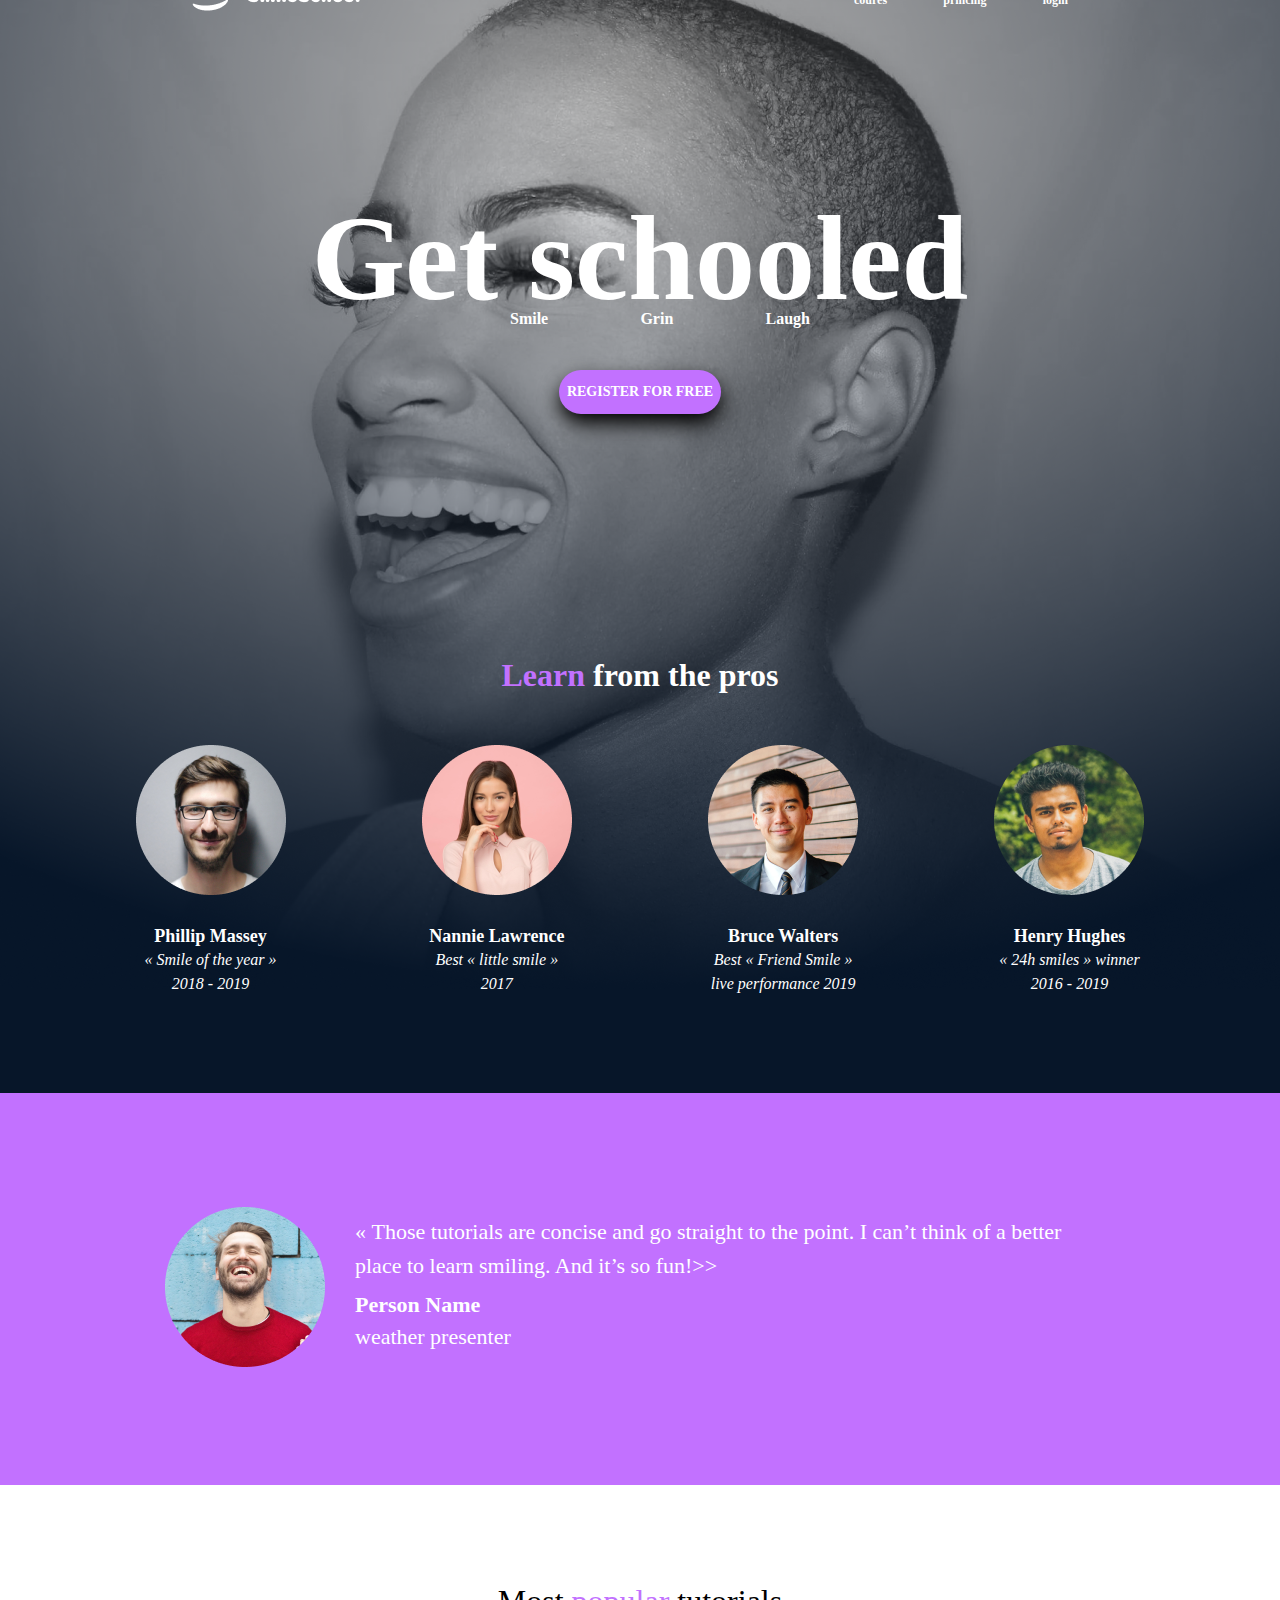
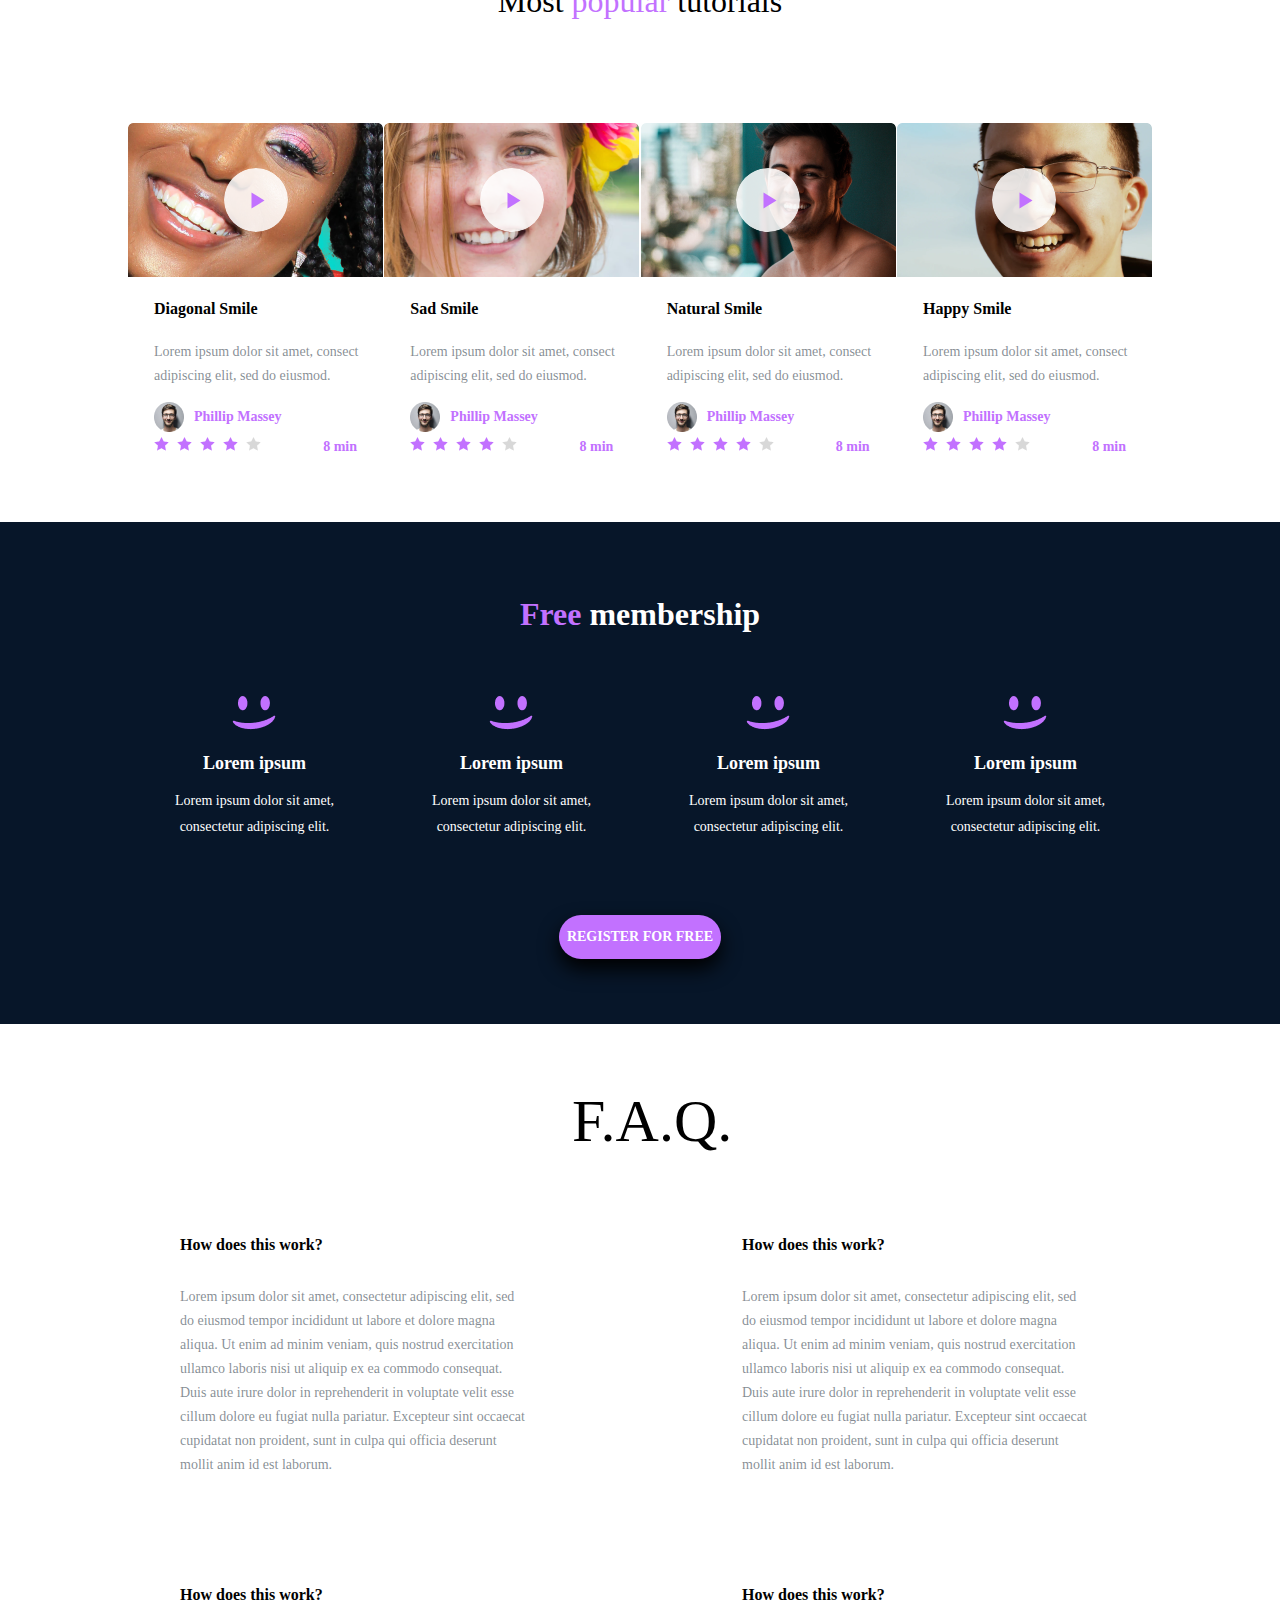
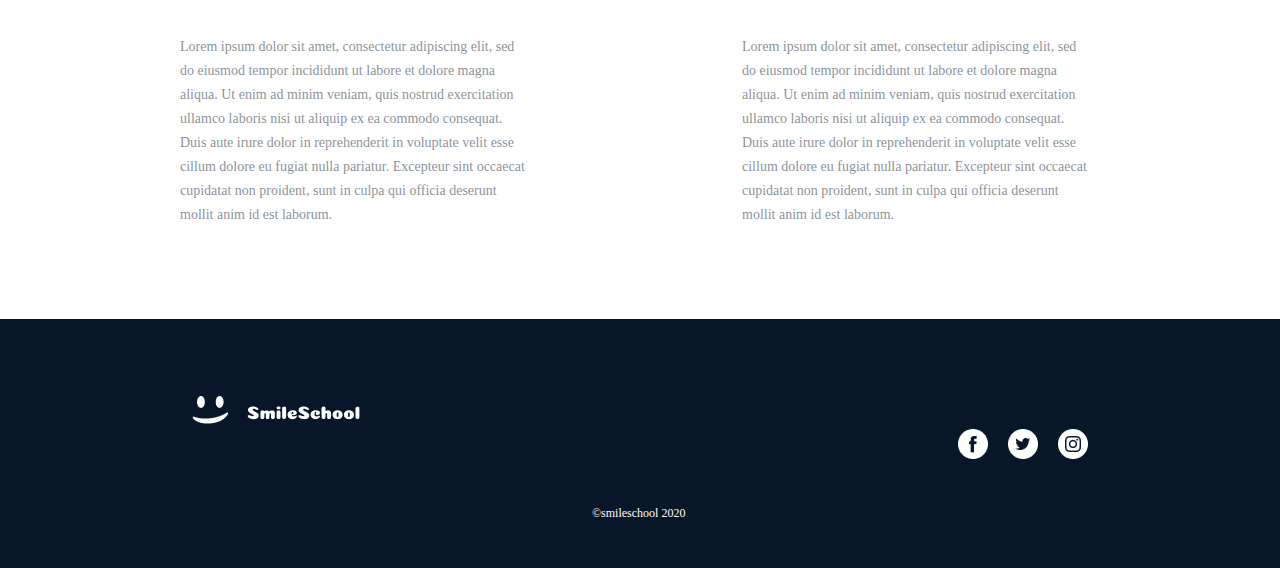
<file: css_advanced/index.html>
<!DOCTYPE html>
<html lang="en" dir="ltr">
  <head>
    <meta charset="utf-8" />
    <link rel="stylesheet" href="styles.css" />
    <title>html-adavanced</title>
  </head>

  <body>
    <header>
      <div class="">
        <img src="./image/logo.png" alt="logo" />
      </div>
      <div class="">
        <ul>
          <li><a herf="#">coures</a></li>
          <li><a herf="#">princing</a></li>
          <li><a herf="#">login</a></li>
        </ul>
      </div>
    </header>
    <main>
      <section class="main">
        <div class="main-int">
          <h1>Get schooled</h1>
          <ul>
            <li>Smile</li>
            <li>Grin</li>
            <li>Laugh</li>
          </ul>
          <button type="button" name="button">REGISTER FOR FREE</button>
        </div>
        <div class="main-cards">
          <h3><span class="clh">Learn </span><span>from the pros</span></h3>
          <!-- A block containing 4 blocks - each block with inside -->
          <div class="main-card">
            <div class="">
              <img src="./image/avatar.png" alt="Pro-1" />
              <h4>Phillip Massey</h4>
              <p>« Smile of the year » 2018 - 2019</p>
            </div>
            <div class="">
              <img src="./image/avatar (1).png" alt="Pro-1" />
              <h4>Nannie Lawrence</h4>
              <p>Best « little smile » 2017</p>
            </div>
            <div class="">
              <img src="./image/avatar (2).png" alt="Pro-1" />
              <h4>Bruce Walters</h4>
              <p>Best « Friend Smile » live performance 2019</p>
            </div>
            <div class="">
              <img src="./image/avatar (4).png" alt="Pro-1" />
              <h4>Henry Hughes</h4>
              <p>« 24h smiles » winner 2016 - 2019</p>
            </div>
          </div>
        </div>
      </section>
      <!-- qoute -->
      <section class="qoute">
        <div class="">
          <img src="./image/avatar (5).png" alt="qoute" />
        </div>
        <div class="qoutetx">
          <p>
            « Those tutorials are concise and go straight to the point. I can’t
            think of a better place to learn smiling. And it’s so fun!>>
          </p>
          <h4>Person Name</h4>
          <p>weather presenter</p>
        </div>
      </section>
      <!-- video -->
      <section class="video">
        <h3>Most <span>popular</span> tutorials</h3>
        <!-- vid -->
        <div class="video-card">
          <div class="vcard">
            <div class="vimg vimg1">
              <svg
                width="64"
                height="64"
                viewBox="0 0 64 64"
                fill="none"
                xmlns="http://www.w3.org/2000/svg"
              >
                <path
                  opacity="0.860352"
                  fill-rule="evenodd"
                  clip-rule="evenodd"
                  d="M32 64C49.6731 64 64 49.6731 64 32C64 14.3269 49.6731 0 32 0C14.3269 0 0 14.3269 0 32C0 49.6731 14.3269 64 32 64Z"
                  fill="white"
                />
                <path
                  fill-rule="evenodd"
                  clip-rule="evenodd"
                  d="M40.5 32.5L27.5 40.5L27.5 24.5L40.5 32.5Z"
                  fill="#C271FF"
                />
              </svg>
            </div>
            <div class="vgdes">
              <div><h4>Diagonal Smile</h4></div>
              <div>
                <p class="vdes">
                  Lorem ipsum dolor sit amet, consect adipiscing elit, sed do
                  eiusmod.
                </p>
              </div>
              <div class="vpers">
                <img src="./image/avatar (6).png" alt="author" />
                <p>Phillip Massey</p>
              </div>
              <div class="vrat">
                <div><img src="./image/rating.png" alt="rating" /></div>
                <p>8 min</p>
              </div>
            </div>
          </div>
          <!-- vid -->
          <div class="vcard">
            <div class="vimg vimg2">
              <svg
                width="64"
                height="64"
                viewBox="0 0 64 64"
                fill="none"
                xmlns="http://www.w3.org/2000/svg"
              >
                <path
                  opacity="0.860352"
                  fill-rule="evenodd"
                  clip-rule="evenodd"
                  d="M32 64C49.6731 64 64 49.6731 64 32C64 14.3269 49.6731 0 32 0C14.3269 0 0 14.3269 0 32C0 49.6731 14.3269 64 32 64Z"
                  fill="white"
                />
                <path
                  fill-rule="evenodd"
                  clip-rule="evenodd"
                  d="M40.5 32.5L27.5 40.5L27.5 24.5L40.5 32.5Z"
                  fill="#C271FF"
                />
              </svg>
            </div>
            <div class="vgdes">
              <div><h4>Sad Smile</h4></div>
              <div>
                <p class="vdes">
                  Lorem ipsum dolor sit amet, consect adipiscing elit, sed do
                  eiusmod.
                </p>
              </div>
              <div class="vpers">
                <img src="./image/avatar (6).png" alt="author" />
                <p>Phillip Massey</p>
              </div>
              <div class="vrat">
                <div><img src="./image/rating.png" alt="rating" /></div>
                <p>8 min</p>
              </div>
            </div>
          </div>
          <!-- vid -->
          <div class="vcard">
            <div class="vimg vimg3">
              <svg
                width="64"
                height="64"
                viewBox="0 0 64 64"
                fill="none"
                xmlns="http://www.w3.org/2000/svg"
              >
                <path
                  opacity="0.860352"
                  fill-rule="evenodd"
                  clip-rule="evenodd"
                  d="M32 64C49.6731 64 64 49.6731 64 32C64 14.3269 49.6731 0 32 0C14.3269 0 0 14.3269 0 32C0 49.6731 14.3269 64 32 64Z"
                  fill="white"
                />
                <path
                  fill-rule="evenodd"
                  clip-rule="evenodd"
                  d="M40.5 32.5L27.5 40.5L27.5 24.5L40.5 32.5Z"
                  fill="#C271FF"
                />
              </svg>
            </div>
            <div class="vgdes">
              <div><h4>Natural Smile</h4></div>
              <div>
                <p class="vdes">
                  Lorem ipsum dolor sit amet, consect adipiscing elit, sed do
                  eiusmod.
                </p>
              </div>
              <div class="vpers">
                <img src="./image/avatar (6).png" alt="author" />
                <p>Phillip Massey</p>
              </div>
              <div class="vrat">
                <div><img src="./image/rating.png" alt="rating" /></div>
                <p>8 min</p>
              </div>
            </div>
          </div>
          <!-- vid -->
          <div class="vcard">
            <div class="vimg vimg4">
              <svg
                width="64"
                height="64"
                viewBox="0 0 64 64"
                fill="none"
                xmlns="http://www.w3.org/2000/svg"
              >
                <path
                  opacity="0.860352"
                  fill-rule="evenodd"
                  clip-rule="evenodd"
                  d="M32 64C49.6731 64 64 49.6731 64 32C64 14.3269 49.6731 0 32 0C14.3269 0 0 14.3269 0 32C0 49.6731 14.3269 64 32 64Z"
                  fill="white"
                />
                <path
                  fill-rule="evenodd"
                  clip-rule="evenodd"
                  d="M40.5 32.5L27.5 40.5L27.5 24.5L40.5 32.5Z"
                  fill="#C271FF"
                />
              </svg>
            </div>
            <div class="vgdes">
              <div><h4>Happy Smile</h4></div>
              <div>
                <p class="vdes">
                  Lorem ipsum dolor sit amet, consect adipiscing elit, sed do
                  eiusmod.
                </p>
              </div>
              <div class="vpers">
                <img src="./image/avatar (6).png" alt="author" />
                <p>Phillip Massey</p>
              </div>
              <div class="vrat">
                <div><img src="./image/rating.png" alt="rating" /></div>
                <p>8 min</p>
              </div>
            </div>
          </div>
        </div>
      </section>
      <!-- membership -->
      <section class="member">
        <h3><span>Free </span> membership</h3>
        <div class="mcard">
          <div>
            <img src="./image/smile.png" alt="" />
            <p>Lorem ipsum</p>
            <p>Lorem ipsum dolor sit amet, consectetur adipiscing elit.</p>
          </div>
          <div>
            <img src="./image/smile.png" alt="" />
            <p>Lorem ipsum</p>
            <p>Lorem ipsum dolor sit amet, consectetur adipiscing elit.</p>
          </div>
          <div>
            <img src="./image/smile.png" alt="" />
            <p>Lorem ipsum</p>
            <p>Lorem ipsum dolor sit amet, consectetur adipiscing elit.</p>
          </div>
          <div>
            <img src="./image/smile.png" alt="" />
            <p>Lorem ipsum</p>
            <p>Lorem ipsum dolor sit amet, consectetur adipiscing elit.</p>
          </div>
        </div>
        <button>REGISTER FOR FREE</button>
      </section>
      <!-- faq -->
      <section class="faq">
        <h3>F.A.Q.</h3>
        <div class="fcard">
          <div>
            <p>How does this work?</p>
            <p>
              Lorem ipsum dolor sit amet, consectetur adipiscing elit, sed do
              eiusmod tempor incididunt ut labore et dolore magna aliqua. Ut
              enim ad minim veniam, quis nostrud exercitation ullamco laboris
              nisi ut aliquip ex ea commodo consequat. Duis aute irure dolor in
              reprehenderit in voluptate velit esse cillum dolore eu fugiat
              nulla pariatur. Excepteur sint occaecat cupidatat non proident,
              sunt in culpa qui officia deserunt mollit anim id est laborum.
            </p>
          </div>
          <div>
            <p>How does this work?</p>
            <p>
              Lorem ipsum dolor sit amet, consectetur adipiscing elit, sed do
              eiusmod tempor incididunt ut labore et dolore magna aliqua. Ut
              enim ad minim veniam, quis nostrud exercitation ullamco laboris
              nisi ut aliquip ex ea commodo consequat. Duis aute irure dolor in
              reprehenderit in voluptate velit esse cillum dolore eu fugiat
              nulla pariatur. Excepteur sint occaecat cupidatat non proident,
              sunt in culpa qui officia deserunt mollit anim id est laborum.
            </p>
          </div>
          <div>
            <p>How does this work?</p>
            <p>
              Lorem ipsum dolor sit amet, consectetur adipiscing elit, sed do
              eiusmod tempor incididunt ut labore et dolore magna aliqua. Ut
              enim ad minim veniam, quis nostrud exercitation ullamco laboris
              nisi ut aliquip ex ea commodo consequat. Duis aute irure dolor in
              reprehenderit in voluptate velit esse cillum dolore eu fugiat
              nulla pariatur. Excepteur sint occaecat cupidatat non proident,
              sunt in culpa qui officia deserunt mollit anim id est laborum.
            </p>
          </div>
          <div>
            <p>How does this work?</p>
            <p>
              Lorem ipsum dolor sit amet, consectetur adipiscing elit, sed do
              eiusmod tempor incididunt ut labore et dolore magna aliqua. Ut
              enim ad minim veniam, quis nostrud exercitation ullamco laboris
              nisi ut aliquip ex ea commodo consequat. Duis aute irure dolor in
              reprehenderit in voluptate velit esse cillum dolore eu fugiat
              nulla pariatur. Excepteur sint occaecat cupidatat non proident,
              sunt in culpa qui officia deserunt mollit anim id est laborum.
            </p>
          </div>
        </div>
      </section>
    </main>
    <footer>
      <div>
        <img src="./image/fogo.png" alt="floogo" />
        <div class="social">
          <a href="#">
            <img src="./image/Combined Shape.png" alt="facebook icon" />
          </a>
          <a href="#">
            <img src="./image/Combined Shape (1).png" alt="twiter icon" />
          </a>
          <a href="#">
            <img src="image/Instagram_White.png" alt="istargm icon" />
          </a>
        </div>
      </div>
      <div><p>©smileschool 2020</p></div>
    </footer>
  </body>
</html>
</file>
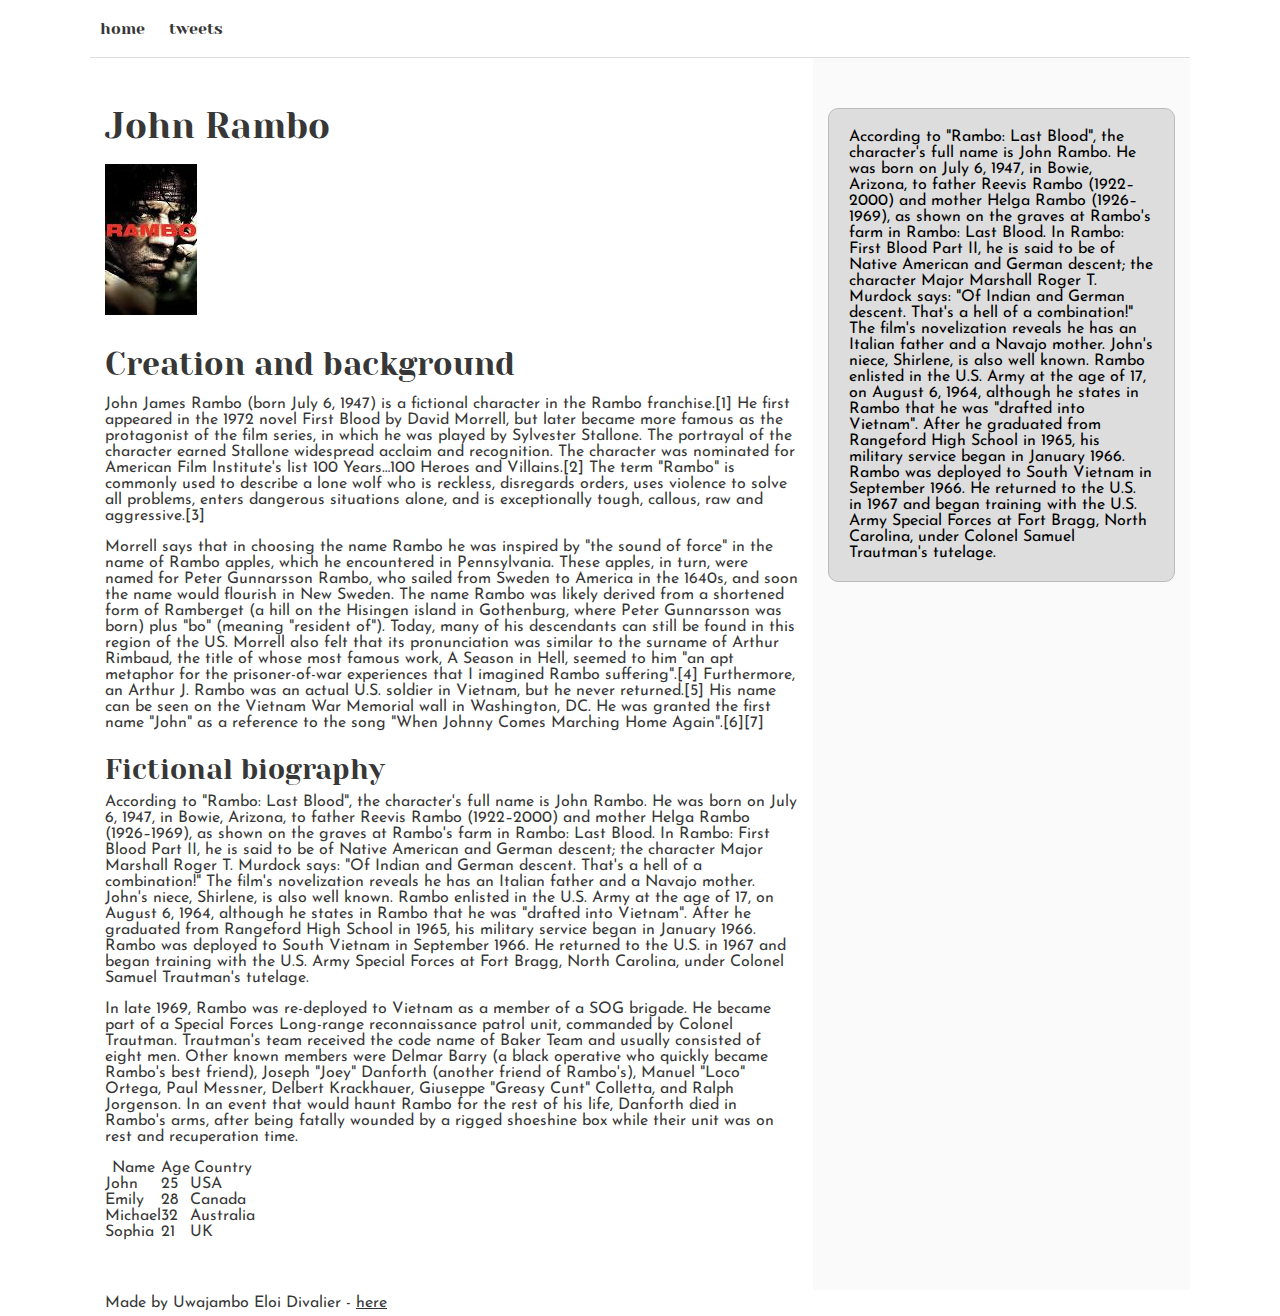
<file: css_basic/index.html>
<!DOCTYPE html>
<html lang="en" dir="ltr">
  <head>
    <meta charset="utf-8" />
    <title>html and css</title>
    <link href="base.css" rel="stylesheet" />
    <link href="styles.css" rel="stylesheet" />
  </head>
  <body class="works_on_smartphone">
    <header>
      <ul>
        <li><a href="#">home</a></li>
        <li><a href="./tweets.html">tweets</a></li>
      </ul>
    </header>
    <main>
      <article>
        <h1>John Rambo</h1>
        <a href="https://en.wikipedia.org/wiki/John_Rambo"
          ><img
            src="[data-uri]"
            alt="john rambo"
        /></a>
        <h2>Creation and background</h2>
        <p>
          John James Rambo (born July 6, 1947) is a fictional character in the
          Rambo franchise.[1] He first appeared in the 1972 novel First Blood by
          David Morrell, but later became more famous as the protagonist of the
          film series, in which he was played by Sylvester Stallone. The
          portrayal of the character earned Stallone widespread acclaim and
          recognition. The character was nominated for American Film Institute's
          list 100 Years…100 Heroes and Villains.[2] The term "Rambo" is
          commonly used to describe a lone wolf who is reckless, disregards
          orders, uses violence to solve all problems, enters dangerous
          situations alone, and is exceptionally tough, callous, raw and
          aggressive.[3]
        </p>
        <p>
          Morrell says that in choosing the name Rambo he was inspired by "the
          sound of force" in the name of Rambo apples, which he encountered in
          Pennsylvania. These apples, in turn, were named for Peter Gunnarsson
          Rambo, who sailed from Sweden to America in the 1640s, and soon the
          name would flourish in New Sweden. The name Rambo was likely derived
          from a shortened form of Ramberget (a hill on the Hisingen island in
          Gothenburg, where Peter Gunnarsson was born) plus "bo" (meaning
          "resident of"). Today, many of his descendants can still be found in
          this region of the US. Morrell also felt that its pronunciation was
          similar to the surname of Arthur Rimbaud, the title of whose most
          famous work, A Season in Hell, seemed to him "an apt metaphor for the
          prisoner-of-war experiences that I imagined Rambo suffering".[4]
          Furthermore, an Arthur J. Rambo was an actual U.S. soldier in Vietnam,
          but he never returned.[5] His name can be seen on the Vietnam War
          Memorial wall in Washington, DC. He was granted the first name "John"
          as a reference to the song "When Johnny Comes Marching Home
          Again".[6][7]
        </p>
        <h3>Fictional biography</h3>
        <p>
          According to "Rambo: Last Blood", the character's full name is John
          Rambo. He was born on July 6, 1947, in Bowie, Arizona, to father
          Reevis Rambo (1922–2000) and mother Helga Rambo (1926–1969), as shown
          on the graves at Rambo's farm in Rambo: Last Blood. In Rambo: First
          Blood Part II, he is said to be of Native American and German descent;
          the character Major Marshall Roger T. Murdock says: "Of Indian and
          German descent. That's a hell of a combination!" The film's
          novelization reveals he has an Italian father and a Navajo mother.
          John's niece, Shirlene, is also well known. Rambo enlisted in the U.S.
          Army at the age of 17, on August 6, 1964, although he states in Rambo
          that he was "drafted into Vietnam". After he graduated from Rangeford
          High School in 1965, his military service began in January 1966. Rambo
          was deployed to South Vietnam in September 1966. He returned to the
          U.S. in 1967 and began training with the U.S. Army Special Forces at
          Fort Bragg, North Carolina, under Colonel Samuel Trautman's tutelage.
        </p>
        <p>
          In late 1969, Rambo was re-deployed to Vietnam as a member of a SOG
          brigade. He became part of a Special Forces Long-range reconnaissance
          patrol unit, commanded by Colonel Trautman. Trautman's team received
          the code name of Baker Team and usually consisted of eight men. Other
          known members were Delmar Barry (a black operative who quickly became
          Rambo's best friend), Joseph "Joey" Danforth (another friend of
          Rambo's), Manuel "Loco" Ortega, Paul Messner, Delbert Krackhauer,
          Giuseppe "Greasy Cunt" Colletta, and Ralph Jorgenson. In an event that
          would haunt Rambo for the rest of his life, Danforth died in Rambo's
          arms, after being fatally wounded by a rigged shoeshine box while
          their unit was on rest and recuperation time.
        </p>

        <table>
          <tbody>
            <tr>
              <th>Name</th>
              <th>Age</th>
              <th>Country</th>
            </tr>
            <tr>
              <td>John</td>
              <td>25</td>
              <td>USA</td>
            </tr>
            <tr>
              <td>Emily</td>
              <td>28</td>
              <td>Canada</td>
            </tr>
            <tr>
              <td>Michael</td>
              <td>32</td>
              <td>Australia</td>
            </tr>
            <tr>
              <td>Sophia</td>
              <td>21</td>
              <td>UK</td>
            </tr>
          </tbody>
        </table>
      </article>
      <aside class="">
        <p>
          According to "Rambo: Last Blood", the character's full name is John
          Rambo. He was born on July 6, 1947, in Bowie, Arizona, to father
          Reevis Rambo (1922–2000) and mother Helga Rambo (1926–1969), as shown
          on the graves at Rambo's farm in Rambo: Last Blood. In Rambo: First
          Blood Part II, he is said to be of Native American and German descent;
          the character Major Marshall Roger T. Murdock says: "Of Indian and
          German descent. That's a hell of a combination!" The film's
          novelization reveals he has an Italian father and a Navajo mother.
          John's niece, Shirlene, is also well known. Rambo enlisted in the U.S.
          Army at the age of 17, on August 6, 1964, although he states in Rambo
          that he was "drafted into Vietnam". After he graduated from Rangeford
          High School in 1965, his military service began in January 1966. Rambo
          was deployed to South Vietnam in September 1966. He returned to the
          U.S. in 1967 and began training with the U.S. Army Special Forces at
          Fort Bragg, North Carolina, under Colonel Samuel Trautman's tutelage.
        </p>
      </aside>
    </main>
    <footer>
      Made by Uwajambo Eloi Divalier -
      <a href="https://github.com/Divalier?tab=repositories" target="_blank"
        >here</a
      >
    </footer>
  </body>
</html>
</file>
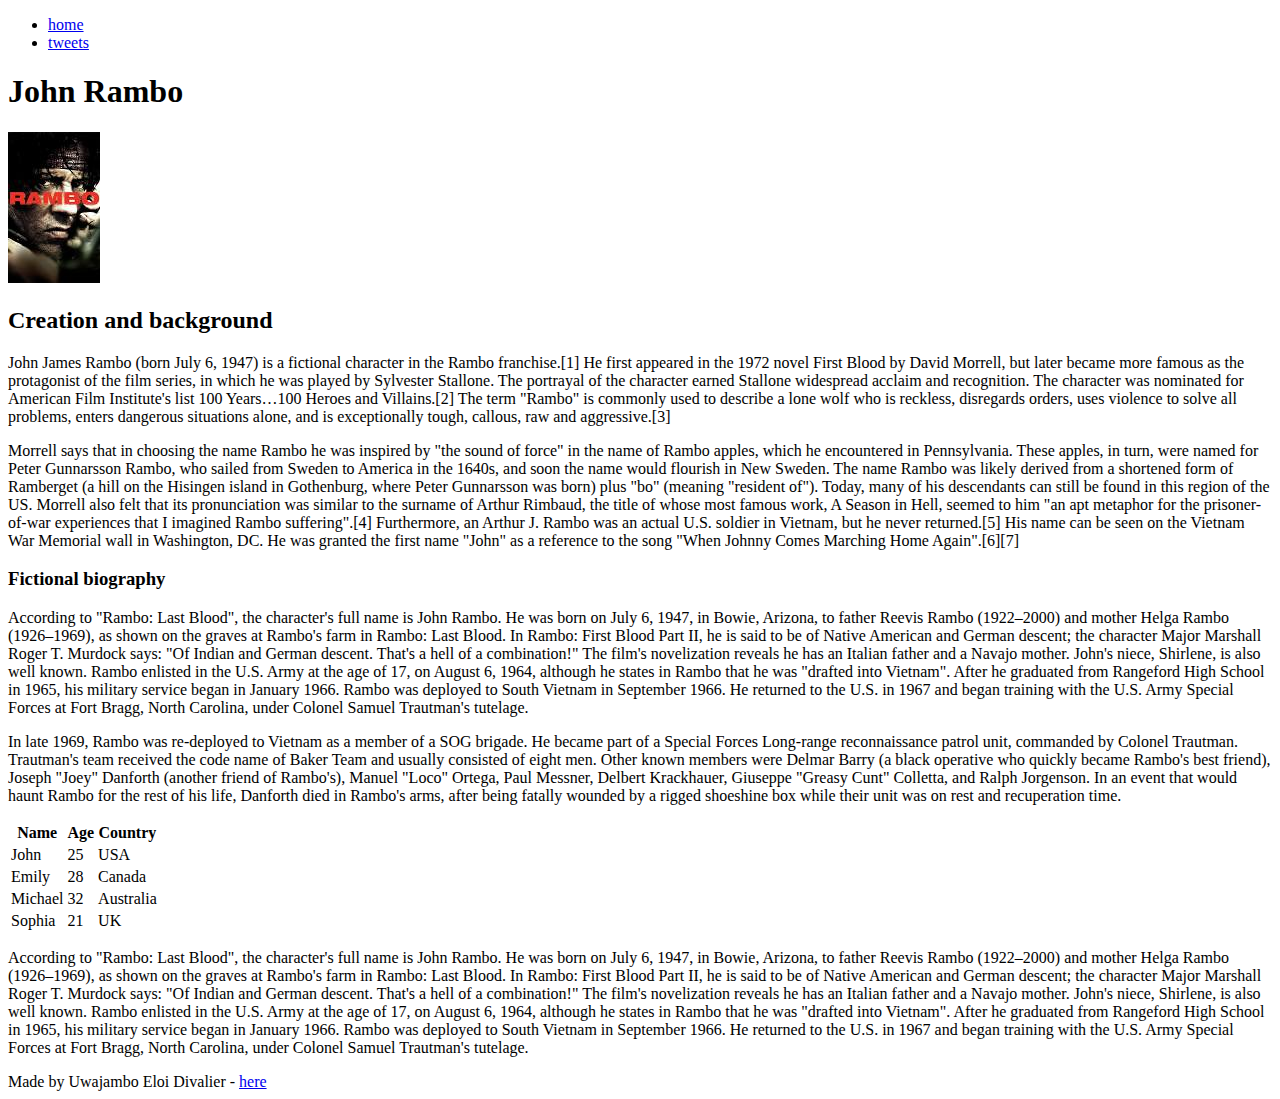
<file: html_basic/index.html>
<!DOCTYPE html>
<html lang="en" dir="ltr">
  <head>
    <meta charset="utf-8">
    <title>html and css</title>
  </head>
  <body>
    <header>
      <ul>
        <li><a href="#">home</a></li>
        <li><a href="./tweets.html">tweets</a></li>
      </ul>
    </header>
    <main>
 <article>
    <h1> John Rambo </h1>
    <a href="https://en.wikipedia.org/wiki/John_Rambo"><img src="[data-uri]" alt="john rambo"></a>
    <h2>Creation and background</h2>
    <p>John James Rambo (born July 6, 1947) is a fictional character in the Rambo franchise.[1] He first appeared in the 1972 novel First Blood by David Morrell, but later became more famous as the protagonist of the film series, in which he was played by Sylvester Stallone. The portrayal of the character earned Stallone widespread acclaim and recognition. The character was nominated for American Film Institute's list 100 Years…100 Heroes and Villains.[2] The term "Rambo" is commonly used to describe a lone wolf who is reckless, disregards orders, uses violence to solve all problems, enters dangerous situations alone, and is exceptionally tough, callous, raw and aggressive.[3]</p>
    <p>Morrell says that in choosing the name Rambo he was inspired by "the sound of force" in the name of Rambo apples, which he encountered in Pennsylvania. These apples, in turn, were named for Peter Gunnarsson Rambo, who sailed from Sweden to America in the 1640s, and soon the name would flourish in New Sweden. The name Rambo was likely derived from a shortened form of Ramberget (a hill on the Hisingen island in Gothenburg, where Peter Gunnarsson was born) plus "bo" (meaning "resident of"). Today, many of his descendants can still be found in this region of the US. Morrell also felt that its pronunciation was similar to the surname of Arthur Rimbaud, the title of whose most famous work, A Season in Hell, seemed to him "an apt metaphor for the prisoner-of-war experiences that I imagined Rambo suffering".[4] Furthermore, an Arthur J. Rambo was an actual U.S. soldier in Vietnam, but he never returned.[5] His name can be seen on the Vietnam War Memorial wall in Washington, DC. He was granted the first name "John" as a reference to the song "When Johnny Comes Marching Home Again".[6][7]</p>
    <h3>Fictional biography</h3>
    <p>According to "Rambo: Last Blood", the character's full name is John Rambo. He was born on July 6, 1947, in Bowie, Arizona, to father Reevis Rambo (1922–2000) and mother Helga Rambo (1926–1969), as shown on the graves at Rambo's farm in Rambo: Last Blood. In Rambo: First Blood Part II, he is said to be of Native American and German descent; the character Major Marshall Roger T. Murdock says: "Of Indian and German descent. That's a hell of a combination!" The film's novelization reveals he has an Italian father and a Navajo mother. John's niece, Shirlene, is also well known. Rambo enlisted in the U.S. Army at the age of 17, on August 6, 1964, although he states in Rambo that he was "drafted into Vietnam". After he graduated from Rangeford High School in 1965, his military service began in January 1966. Rambo was deployed to South Vietnam in September 1966. He returned to the U.S. in 1967 and began training with the U.S. Army Special Forces at Fort Bragg, North Carolina, under Colonel Samuel Trautman's tutelage.</p>
    <p>In late 1969, Rambo was re-deployed to Vietnam as a member of a SOG brigade. He became part of a Special Forces Long-range reconnaissance patrol unit, commanded by Colonel Trautman. Trautman's team received the code name of Baker Team and usually consisted of eight men. Other known members were Delmar Barry (a black operative who quickly became Rambo's best friend), Joseph "Joey" Danforth (another friend of Rambo's), Manuel "Loco" Ortega, Paul Messner, Delbert Krackhauer, Giuseppe "Greasy Cunt" Colletta, and Ralph Jorgenson. In an event that would haunt Rambo for the rest of his life, Danforth died in Rambo's arms, after being fatally wounded by a rigged shoeshine box while their unit was on rest and recuperation time.</p>

<table>
    <tbody>
  <tr>
    <th>Name</th>
    <th>Age</th>
    <th>Country</th>
  </tr>
    <tr>
      <td>John</td>
      <td>25</td>
      <td>USA</td>
    </tr><tr>
      <td>Emily</td>
      <td>28</td>
      <td>Canada</td>
    </tr><tr>
      <td>Michael</td>
      <td>32</td>
      <td>Australia</td>
    </tr><tr>
      <td>Sophia</td>
      <td>21</td>
      <td>UK</td>
    </tr>
  </tbody>
</table>
</article>
<aside class="">
  <p>According to "Rambo: Last Blood", the character's full name is John Rambo. He was born on July 6, 1947, in Bowie, Arizona, to father Reevis Rambo (1922–2000) and mother Helga Rambo (1926–1969), as shown on the graves at Rambo's farm in Rambo: Last Blood. In Rambo: First Blood Part II, he is said to be of Native American and German descent; the character Major Marshall Roger T. Murdock says: "Of Indian and German descent. That's a hell of a combination!" The film's novelization reveals he has an Italian father and a Navajo mother. John's niece, Shirlene, is also well known. Rambo enlisted in the U.S. Army at the age of 17, on August 6, 1964, although he states in Rambo that he was "drafted into Vietnam". After he graduated from Rangeford High School in 1965, his military service began in January 1966. Rambo was deployed to South Vietnam in September 1966. He returned to the U.S. in 1967 and began training with the U.S. Army Special Forces at Fort Bragg, North Carolina, under Colonel Samuel Trautman's tutelage.</p>
</aside>
</main>
<footer>Made by Uwajambo Eloi Divalier - <a href="https://github.com/Divalier?tab=repositories" target="_blank">here</a></footer>

  </body>
</html>
</file>
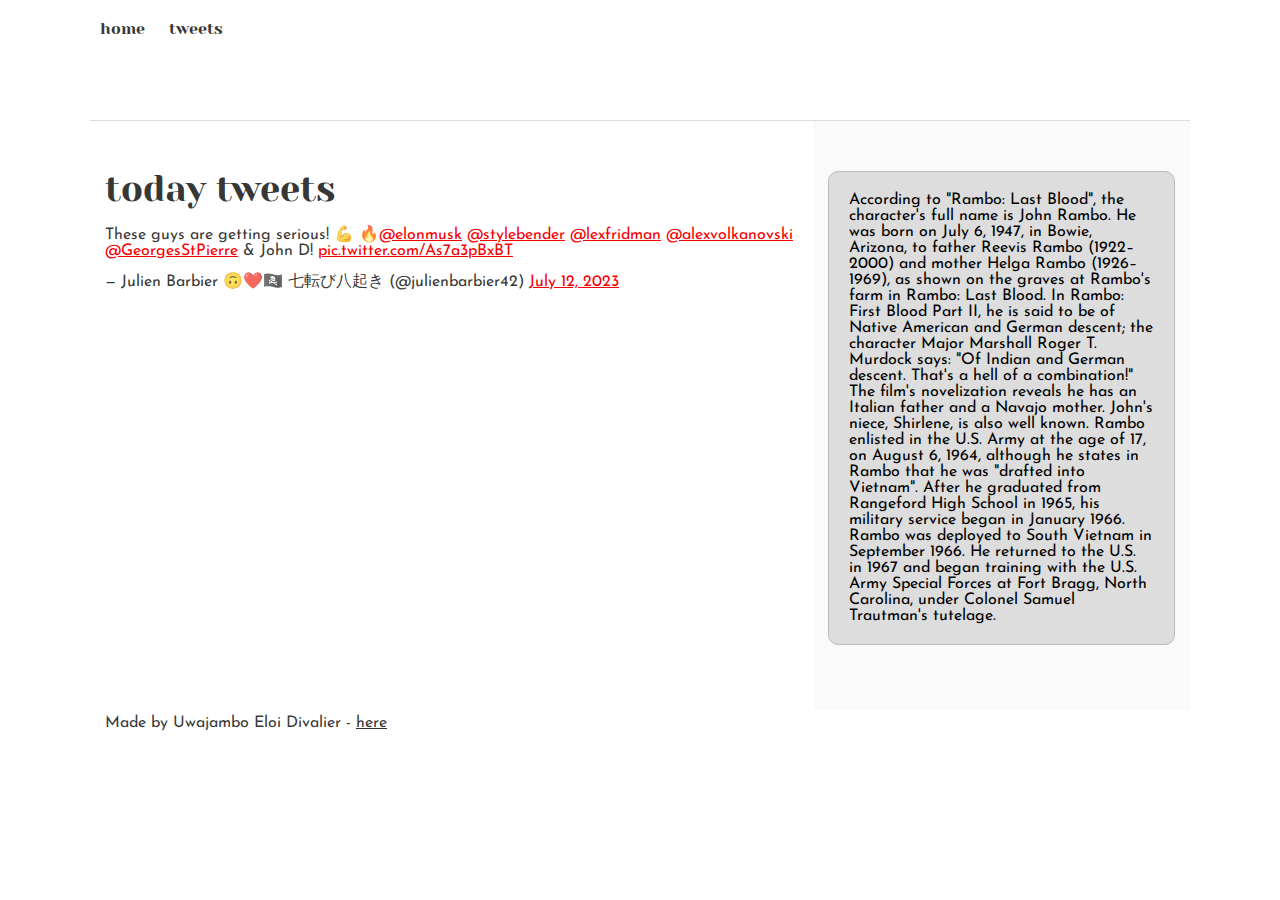
<file: css_basic/tweets.html>
<!DOCTYPE html>
<html lang="en" dir="ltr">
  <head>
    <meta charset="utf-8" />
    <title>html and css</title>
    <link href="base.css" rel="stylesheet" />
    <link href="styles.css" rel="stylesheet" />
  </head>
  <body>
    <header>
      <ul>
        <li><a href="./index.html">home</a></li>
        <li><a href="#">tweets</a></li>
      </ul>
    </header>

    <main>
      <article class="">
        <h1>today tweets</h1>
        <blockquote class="twitter-tweet">
          <p lang="en" dir="ltr">
            These guys are getting serious! 💪 🔥<a
              href="https://twitter.com/elonmusk?ref_src=twsrc%5Etfw"
              >@elonmusk</a
            >
            <a href="https://twitter.com/stylebender?ref_src=twsrc%5Etfw"
              >@stylebender</a
            >
            <a href="https://twitter.com/lexfridman?ref_src=twsrc%5Etfw"
              >@lexfridman</a
            >
            <a href="https://twitter.com/alexvolkanovski?ref_src=twsrc%5Etfw"
              >@alexvolkanovski</a
            >
            <a href="https://twitter.com/GeorgesStPierre?ref_src=twsrc%5Etfw"
              >@GeorgesStPierre</a
            >
            &amp; John D!
            <a href="https://t.co/As7a3pBxBT">pic.twitter.com/As7a3pBxBT</a>
          </p>
          &mdash; Julien Barbier 🙃❤️🏴‍☠️ 七転び八起き (@julienbarbier42)
          <a
            href="https://twitter.com/julienbarbier42/status/1679081064306823171?ref_src=twsrc%5Etfw"
            >July 12, 2023</a
          >
        </blockquote>
        <script async src="https://platform.twitter.com/widgets.js"></script>
      </article>
      <aside class="">
        <p>
          According to "Rambo: Last Blood", the character's full name is John
          Rambo. He was born on July 6, 1947, in Bowie, Arizona, to father
          Reevis Rambo (1922–2000) and mother Helga Rambo (1926–1969), as shown
          on the graves at Rambo's farm in Rambo: Last Blood. In Rambo: First
          Blood Part II, he is said to be of Native American and German descent;
          the character Major Marshall Roger T. Murdock says: "Of Indian and
          German descent. That's a hell of a combination!" The film's
          novelization reveals he has an Italian father and a Navajo mother.
          John's niece, Shirlene, is also well known. Rambo enlisted in the U.S.
          Army at the age of 17, on August 6, 1964, although he states in Rambo
          that he was "drafted into Vietnam". After he graduated from Rangeford
          High School in 1965, his military service began in January 1966. Rambo
          was deployed to South Vietnam in September 1966. He returned to the
          U.S. in 1967 and began training with the U.S. Army Special Forces at
          Fort Bragg, North Carolina, under Colonel Samuel Trautman's tutelage.
        </p>
      </aside>
    </main>
    <footer>
      Made by Uwajambo Eloi Divalier -
      <a href="https://github.com/Divalier?tab=repositories" target="_blank"
        >here</a
      >
    </footer>
  </body>
</html>
</file>
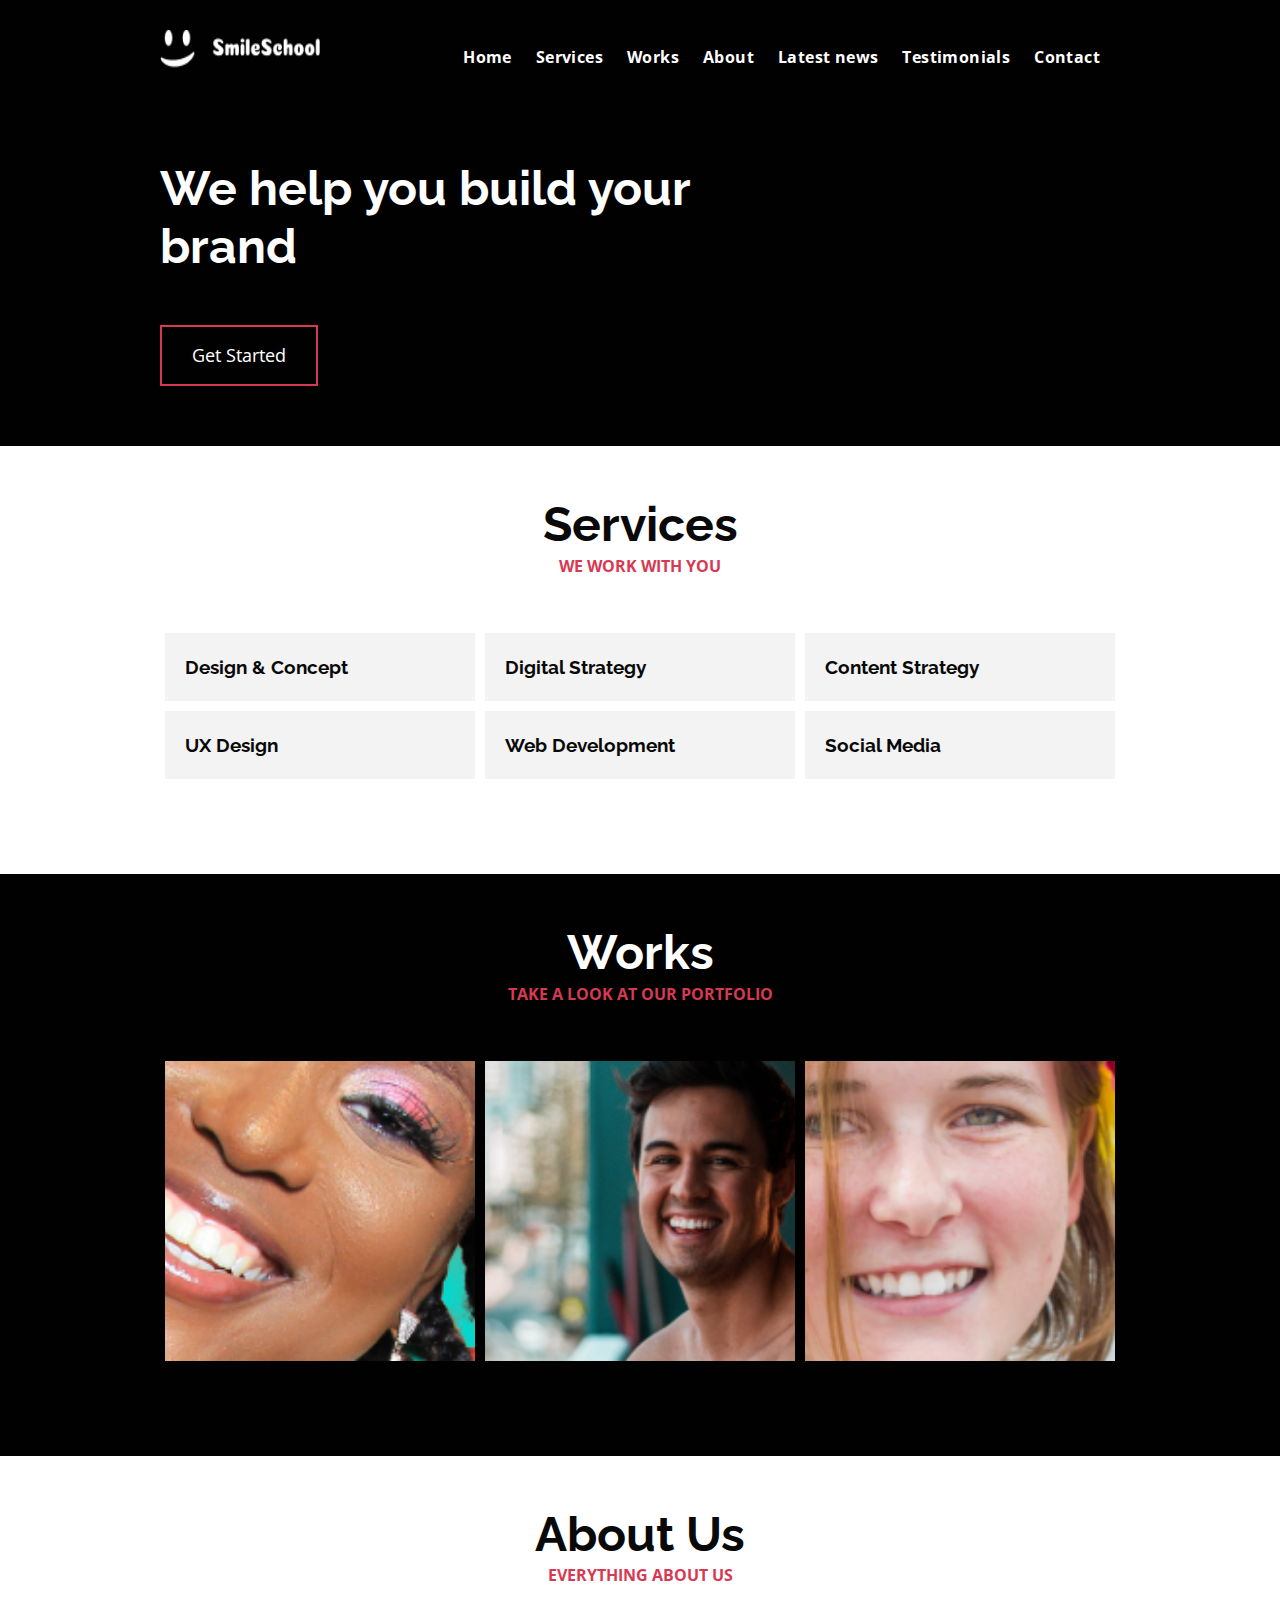
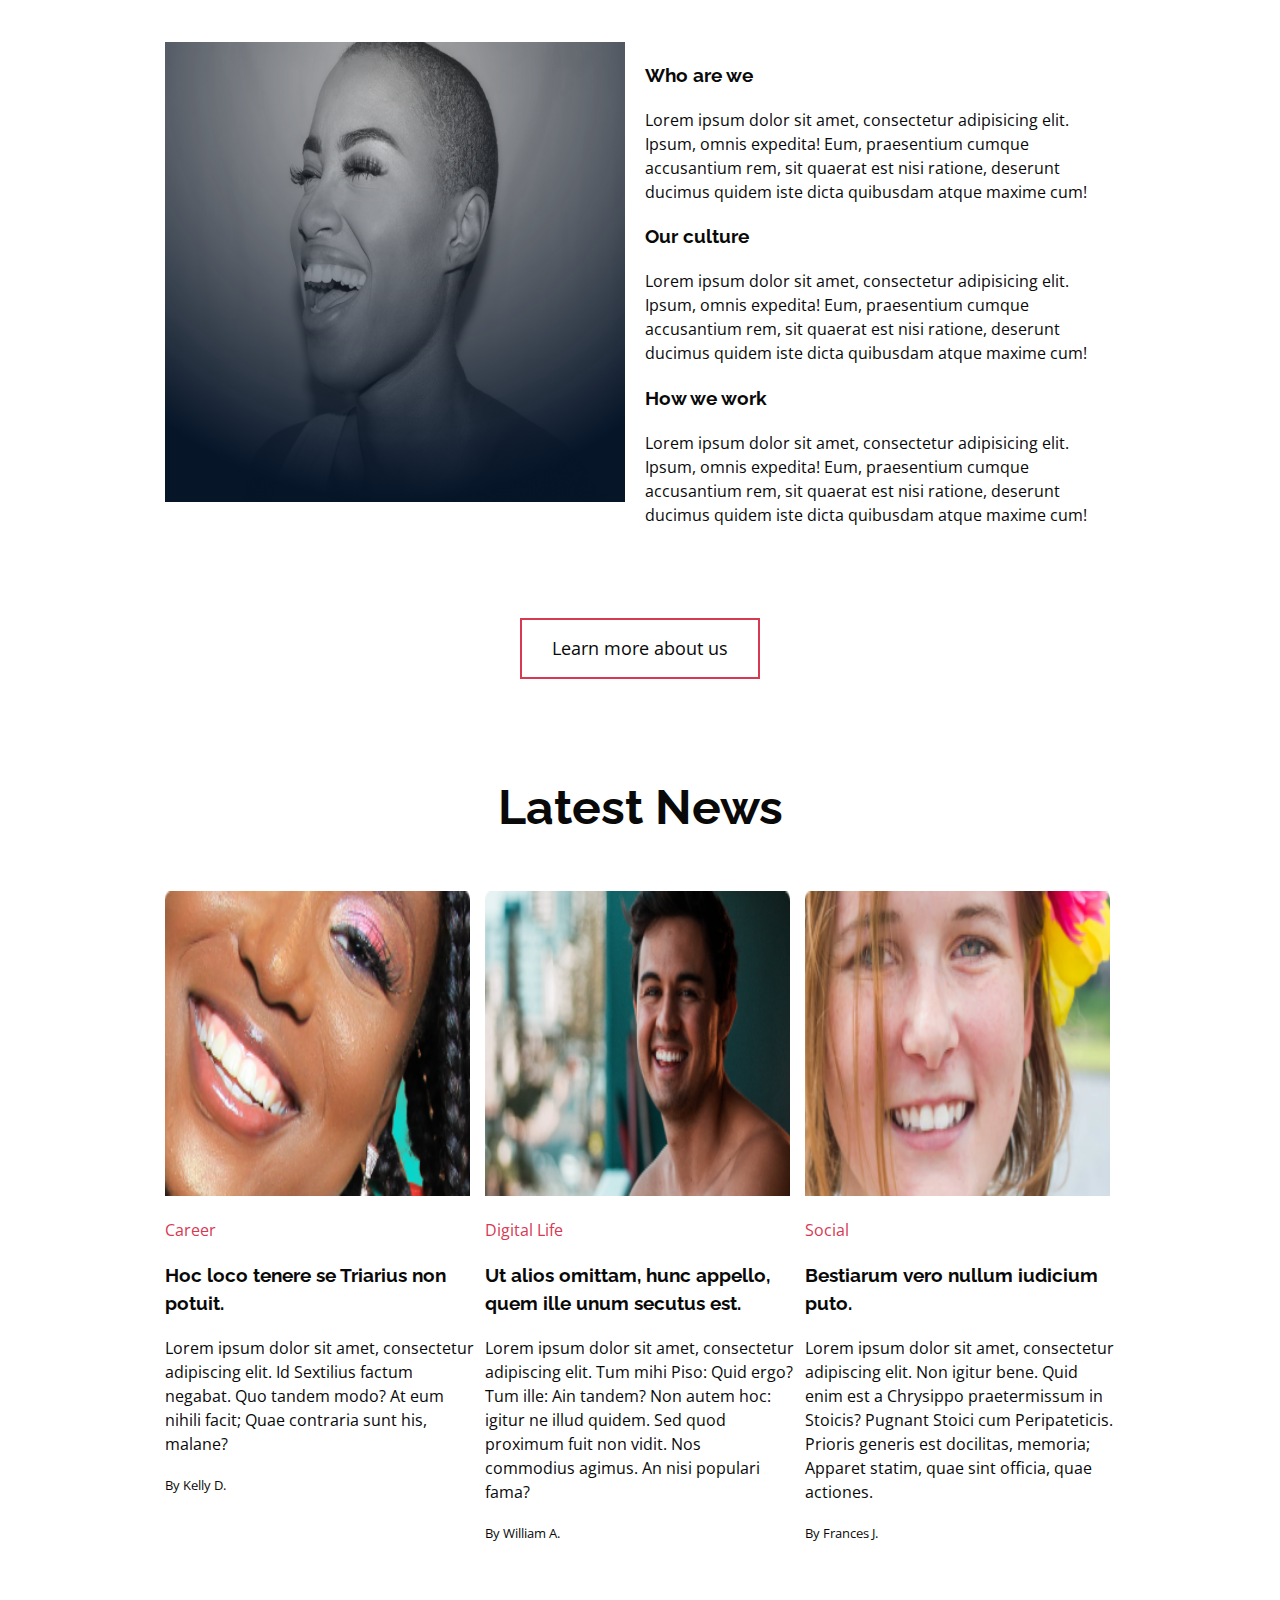
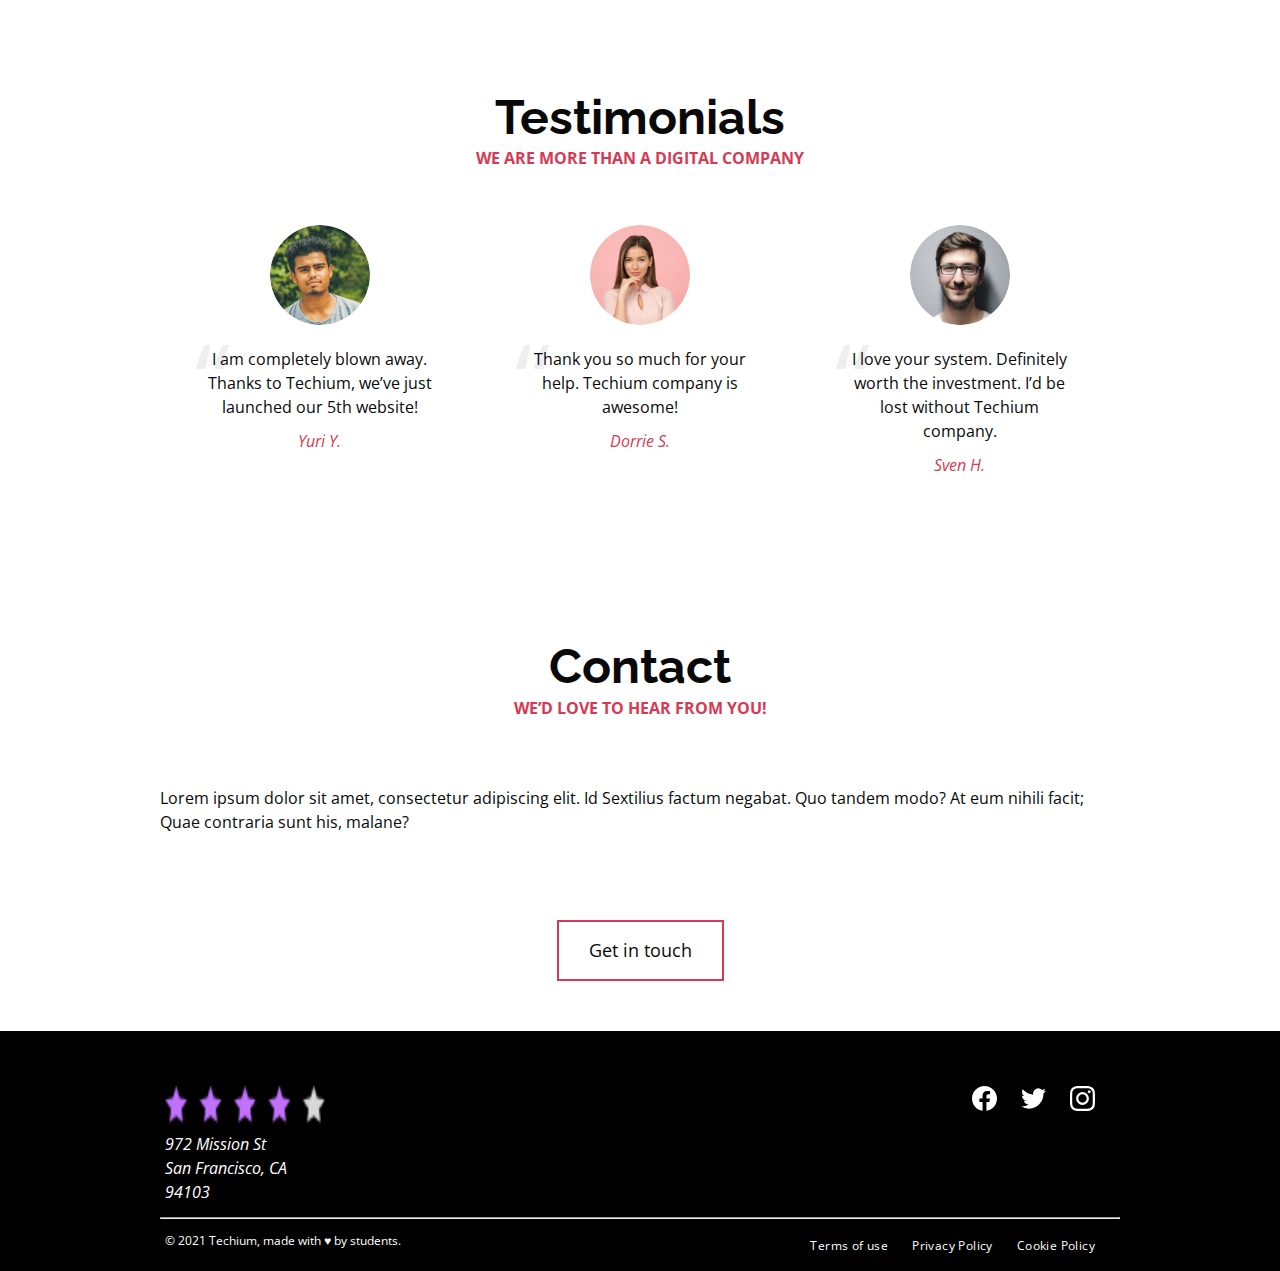
<file: flexbox/0-index.html>
<!DOCTYPE html>
<html lang="en" dir="ltr">
  <head>
    <meta charset="utf-8" />
    <meta
      name="viewport"
      content="width=device-width, initial-scale=1, viewport-fit=cover"
    />
    <title>Homepage - Techium</title>
    <meta
      name="description"
      content="Description of the page less than 150 characters"
    />
    <link rel="icon" type="image/png" href="images/favicon.jpg" />
    <link
      href="https://fonts.googleapis.com/css?family=Open+Sans:400,700|Raleway:700&display=swap"
      rel="stylesheet"
    />
    <link rel="stylesheet" href="0-styles.css" />
  </head>
  <body>
    <!– Header –>
    <header class="header" data-section-theme="dark">
      <div class="container">
        <div class="header-logo">
          <a href="#">
            <img
              src="images/logo.png"
              alt="Techium logo"
              width="160"
              height="40"
            />
          </a>
        </div>
        <nav class="navbar-menu">
          <ul class="nav">
            <li class="nav-item">
              <a href="#" class="nav-link">Home</a>
            </li>
            <li class="nav-item">
              <a href="#services" class="nav-link">Services</a>
            </li>
            <li class="nav-item">
              <a href="#works" class="nav-link">Works</a>
            </li>
            <li class="nav-item">
              <a href="#about" class="nav-link">About</a>
            </li>
            <li class="nav-item">
              <a href="#latest_news" class="nav-link">Latest news</a>
            </li>
            <li class="nav-item">
              <a href="#testimonials" class="nav-link">Testimonials</a>
            </li>
            <li class="nav-item">
              <a href="#contact" class="nav-link">Contact</a>
            </li>
          </ul>
        </nav>
      </div>
    </header>
    <!– Main –>
    <main>
      <!– Hero section –>
      <section class="section-hero" data-section-theme="dark">
        <div class="container">
          <div class="section-body">
            <section class="section-inner">
              <h2 class="section-title">We help you build your brand</h2>
              <a href="#" class="button">Get Started</a>
            </section>
          </div>
        </div>
      </section>
      <!– Services section –>
      <section id="services" class="section">
        <div class="container">
          <header class="section-header">
            <h2 class="section-title">Services</h2>
            <p class="section-tagline">We work with you</p>
          </header>
          <div class="section-body">
            <ul class="row">
              <li class="col-1-3">
                <div class="card-services">
                  <h3 class="card-title"><a href="#">Design & Concept</a></h3>
                </div>
              </li>
              <li class="col-1-3">
                <div class="card-services">
                  <h3 class="card-title"><a href="#">Digital Strategy</a></h3>
                </div>
              </li>
              <li class="col-1-3">
                <div class="card-services">
                  <h3 class="card-title"><a href="#">Content Strategy</a></h3>
                </div>
              </li>
            </ul>
            <ul class="row">
              <li class="col-1-3">
                <div class="card-services">
                  <h3 class="card-title"><a href="#">UX Design</a></h3>
                </div>
              </li>
              <li class="col-1-3">
                <div class="card-services">
                  <h3 class="card-title"><a href="#">Web Development</a></h3>
                </div>
              </li>
              <li class="col-1-3">
                <div class="card-services">
                  <h3 class="card-title"><a href="#">Social Media</a></h3>
                </div>
              </li>
            </ul>
          </div>
        </div>
      </section>
      <!– Works section –>
      <section id="works" class="section" data-section-theme="dark">
        <div class="container">
          <header class="section-header">
            <h2 class="section-title">Works</h2>
            <p class="section-tagline">Take a look at our portfolio</p>
          </header>
          <div class="section-body">
            <ul class="row">
              <li class="col-1-3">
                <article class="card-work">
                  <div class="card-outer">
                    <div class="card-image">
                      <img src="./images/9.png" alt="" />
                    </div>
                    <div class="card-inner">
                      <h3 class="card-title">
                        <a href="#">Interior Design</a>
                      </h3>
                    </div>
                  </div>
                </article>
              </li>
              <li class="col-1-3">
                <article class="card-work">
                  <div class="card-outer">
                    <div class="card-image">
                      <img src="./images/8.png" alt="" />
                    </div>
                    <div class="card-inner">
                      <h3 class="card-title">
                        <a href="#">Web Development</a>
                      </h3>
                    </div>
                  </div>
                </article>
              </li>
              <li class="col-1-3">
                <article class="card-work">
                  <div class="card-outer">
                    <div class="card-image">
                      <img src="./images/7.png" alt="" />
                    </div>
                    <div class="card-inner">
                      <h3 class="card-title">
                        <a href="#">Personal Development</a>
                      </h3>
                    </div>
                  </div>
                </article>
              </li>
            </ul>
          </div>
        </div>
      </section>
      <!– About Us section –>
      <section id="about" class="section">
        <div class="container">
          <header class="section-header">
            <h2 class="section-title">About Us</h2>
            <p class="section-tagline">Everything about us</p>
          </header>
          <div class="section-body">
            <div class="row">
              <div class="col-1-2">
                <img
                  src="./images/Object.png"
                  alt=""
                  width="460"
                  height="460"
                />
              </div>
              <div class="col-1-2">
                <h3>Who are we</h3>
                <p>
                  Lorem ipsum dolor sit amet, consectetur adipisicing elit.
                  Ipsum, omnis expedita! Eum, praesentium cumque accusantium
                  rem, sit quaerat est nisi ratione, deserunt ducimus quidem
                  iste dicta quibusdam atque maxime cum!
                </p>
                <h3>Our culture</h3>
                <p>
                  Lorem ipsum dolor sit amet, consectetur adipisicing elit.
                  Ipsum, omnis expedita! Eum, praesentium cumque accusantium
                  rem, sit quaerat est nisi ratione, deserunt ducimus quidem
                  iste dicta quibusdam atque maxime cum!
                </p>
                <h3>How we work</h3>
                <p>
                  Lorem ipsum dolor sit amet, consectetur adipisicing elit.
                  Ipsum, omnis expedita! Eum, praesentium cumque accusantium
                  rem, sit quaerat est nisi ratione, deserunt ducimus quidem
                  iste dicta quibusdam atque maxime cum!
                </p>
              </div>
            </div>
          </div>
          <div class="section-footer">
            <a href="#" class="button">Learn more about us</a>
          </div>
        </div>
      </section>
      <!– Latest news section –>
      <section id="latest_news" class="section">
        <div class="container">
          <header class="section-header">
            <h2 class="section-title">Latest News</h2>
          </header>
          <div class="section-body">
            <ul class="row">
              <li class="col-1-3">
                <article class="card-blog">
                  <div>
                    <img src="./images/9.png" alt="" width="305" height="305" />
                  </div>
                  <p class="card-category">Career</p>
                  <h3>
                    <a href="#">Hoc loco tenere se Triarius non potuit.</a>
                  </h3>
                  <p>
                    Lorem ipsum dolor sit amet, consectetur adipiscing elit. Id
                    Sextilius factum negabat. Quo tandem modo? At eum nihili
                    facit; Quae contraria sunt his, malane?
                  </p>
                  <small>By Kelly D.</small>
                </article>
              </li>
              <li class="col-1-3">
                <article class="card-blog">
                  <div>
                    <img src="./images/8.png" alt="" width="305" height="305" />
                  </div>
                  <p class="card-category">Digital Life</p>
                  <h3>
                    <a href="#"
                      >Ut alios omittam, hunc appello, quem ille unum secutus
                      est.</a
                    >
                  </h3>
                  <p>
                    Lorem ipsum dolor sit amet, consectetur adipiscing elit. Tum
                    mihi Piso: Quid ergo? Tum ille: Ain tandem? Non autem hoc:
                    igitur ne illud quidem. Sed quod proximum fuit non vidit.
                    Nos commodius agimus. An nisi populari fama?
                  </p>
                  <small>By William A.</small>
                </article>
              </li>
              <li class="col-1-3">
                <article class="card-blog">
                  <div>
                    <img src="./images/7.png" alt="" width="305" height="305" />
                  </div>
                  <p class="card-category">Social</p>
                  <h3><a href="#">Bestiarum vero nullum iudicium puto.</a></h3>
                  <p>
                    Lorem ipsum dolor sit amet, consectetur adipiscing elit. Non
                    igitur bene. Quid enim est a Chrysippo praetermissum in
                    Stoicis? Pugnant Stoici cum Peripateticis. Prioris generis
                    est docilitas, memoria; Apparet statim, quae sint officia,
                    quae actiones.
                  </p>
                  <small>By Frances J.</small>
                </article>
              </li>
            </ul>
          </div>
        </div>
      </section>
      <!– Testimonials section –>
      <section id="testimonial" class="section">
        <div class="container">
          <header class="section-header">
            <h2 class="section-title">Testimonials</h2>
            <p class="section-tagline">We are more than a digital company</p>
          </header>
          <div class="section-body">
            <ul class="row">
              <li class="col-1-3">
                <article class="card-testimonial">
                  <img
                    src="./images/4.png"
                    alt="Yuri Y. avatar"
                    width="100"
                    height="100"
                    class="card-avatar"
                  />
                  <blockquote class="card-quote">
                    <p>
                      I am completely blown away. Thanks to Techium, we’ve just
                      launched our 5th website!
                      <cite>Yuri Y.</cite>
                    </p>
                  </blockquote>
                </article>
              </li>
              <li class="col-1-3">
                <article class="card-testimonial">
                  <img
                    src="./images/3.png"
                    alt="Dorrie S. avatar"
                    width="100"
                    height="100"
                    class="card-avatar"
                  />
                  <blockquote class="card-quote">
                    <p>
                      Thank you so much for your help. Techium company is
                      awesome!
                      <cite>Dorrie S.</cite>
                    </p>
                  </blockquote>
                </article>
              </li>
              <li class="col-1-3">
                <article class="card-testimonial">
                  <img
                    src="./images/1.png"
                    alt="Sven H. avatar"
                    width="100"
                    height="100"
                    class="card-avatar"
                  />
                  <blockquote class="card-quote">
                    <p>
                      I love your system. Definitely worth the investment. I’d
                      be lost without Techium company.
                      <cite>Sven H.</cite>
                    </p>
                  </blockquote>
                </article>
              </li>
            </ul>
          </div>
        </div>
      </section>
      <!– Contact section –>
      <section id="contact" class="section">
        <div class="container">
          <header class="section-header">
            <h2 class="section-title">Contact</h2>
            <p class="section-tagline">We’d love to hear from you!</p>
          </header>
          <div class="section-body">
            <p>
              Lorem ipsum dolor sit amet, consectetur adipiscing elit. Id
              Sextilius factum negabat. Quo tandem modo? At eum nihili facit;
              Quae contraria sunt his, malane?
            </p>
          </div>
          <div class="section-footer">
            <a href="#" class="button">Get in touch</a>
          </div>
        </div>
      </section>
    </main>
    <!– Footer –>
    <footer class="footer" data-section-theme="dark">
      <div class="container">
        <div class="row">
          <div class="col-1-2">
            <img
              src="./images/rating.png"
              alt="Techium logo"
              width="160"
              height="40"
            />
            <address class="footer-address">
              972 Mission St<br />
              San Francisco, CA<br />
              94103
            </address>
          </div>
          <div class="col-1-2">
            <ul class="social nav">
              <li class="social-item nav-item">
                <a href="https://www.facebook.com" class="social-link">
                  <svg
                    viewbox="0 0 24 24"
                    xmlns="http://www.w3.org/2000/svg"
                    width="25"
                    height="25"
                  >
                    <title>Facebook icon</title>
                    <path
                      d="M23.998 12c0-6.628-5.372-12-11.999-12C5.372 0 0 5.372 0 12c0 5.988 4.388 10.952 10.124 11.852v-8.384H7.078v-3.469h3.046V9.356c0-3.008 1.792-4.669 4.532-4.669 1.313 0 2.686.234 2.686.234v2.953H15.83c-1.49 0-1.955.925-1.955 1.874V12h3.328l-.532 3.469h-2.796v8.384c5.736-.9 10.124-5.864 10.124-11.853z"
                    />
                  </svg>
                </a>
              </li>
              <li class="social-item nav-item">
                <a href="https://twitter.com" class="social-link">
                  <svg
                    viewbox="0 0 24 24"
                    xmlns="http://www.w3.org/2000/svg"
                    width="25"
                    height="25"
                  >
                    <title>Twitter icon</title>
                    <path
                      d="M23.954 4.569a10 10 0 0 1-2.825.775 4.958 4.958 0 0 0 2.163-2.723c-.951.555-2.005.959-3.127 1.184a4.92 4.92 0 0 0-8.384 4.482C7.691 8.094 4.066 6.13 1.64 3.161a4.822 4.822 0 0 0-.666 2.475c0 1.71.87 3.213 2.188 4.096a4.904 4.904 0 0 1-2.228-.616v.061a4.923 4.923 0 0 0 3.946 4.827 4.996 4.996 0 0 1-2.212.085 4.937 4.937 0 0 0 4.604 3.417 9.868 9.868 0 0 1-6.102 2.105c-.39 0-.779-.023-1.17-.067a13.995 13.995 0 0 0 7.557 2.209c9.054 0 13.999-7.496 13.999-13.986 0-.209 0-.42-.015-.63a9.936 9.936 0 0 0 2.46-2.548l-.047-.02z"
                    />
                  </svg>
                </a>
              </li>
              <li class="social-item nav-item">
                <a href="https://www.instagram.com" class="social-link">
                  <svg
                    viewbox="0 0 24 24"
                    xmlns="http://www.w3.org/2000/svg"
                    width="25"
                    height="25"
                  >
                    <title>Instagram icon</title>
                    <path
                      d="M12 0C8.74 0 8.333.015 7.053.072 5.775.132 4.905.333 4.14.63c-.789.306-1.459.717-2.126 1.384S.935 3.35.63 4.14C.333 4.905.131 5.775.072 7.053.012 8.333 0 8.74 0 12s.015 3.667.072 4.947c.06 1.277.261 2.148.558 2.913a5.885 5.885 0 0 0 1.384 2.126A5.868 5.868 0 0 0 4.14 23.37c.766.296 1.636.499 2.913.558C8.333 23.988 8.74 24 12 24s3.667-.015 4.947-.072c1.277-.06 2.148-.262 2.913-.558a5.898 5.898 0 0 0 2.126-1.384 5.86 5.86 0 0 0 1.384-2.126c.296-.765.499-1.636.558-2.913.06-1.28.072-1.687.072-4.947s-.015-3.667-.072-4.947c-.06-1.277-.262-2.149-.558-2.913a5.89 5.89 0 0 0-1.384-2.126A5.847 5.847 0 0 0 19.86.63c-.765-.297-1.636-.499-2.913-.558C15.667.012 15.26 0 12 0zm0 2.16c3.203 0 3.585.016 4.85.071 1.17.055 1.805.249 2.227.415.562.217.96.477 1.382.896.419.42.679.819.896 1.381.164.422.36 1.057.413 2.227.057 1.266.07 1.646.07 4.85s-.015 3.585-.074 4.85c-.061 1.17-.256 1.805-.421 2.227a3.81 3.81 0 0 1-.899 1.382 3.744 3.744 0 0 1-1.38.896c-.42.164-1.065.36-2.235.413-1.274.057-1.649.07-4.859.07-3.211 0-3.586-.015-4.859-.074-1.171-.061-1.816-.256-2.236-.421a3.716 3.716 0 0 1-1.379-.899 3.644 3.644 0 0 1-.9-1.38c-.165-.42-.359-1.065-.42-2.235-.045-1.26-.061-1.649-.061-4.844 0-3.196.016-3.586.061-4.861.061-1.17.255-1.814.42-2.234.21-.57.479-.96.9-1.381.419-.419.81-.689 1.379-.898.42-.166 1.051-.361 2.221-.421 1.275-.045 1.65-.06 4.859-.06l.045.03zm0 3.678a6.162 6.162 0 1 0 0 12.324 6.162 6.162 0 1 0 0-12.324zM12 16c-2.21 0-4-1.79-4-4s1.79-4 4-4 4 1.79 4 4-1.79 4-4 4zm7.846-10.405a1.441 1.441 0 0 1-2.88 0 1.44 1.44 0 0 1 2.88 0z"
                    />
                  </svg>
                </a>
              </li>
            </ul>
          </div>
        </div>
        <hr />
        <div class="row">
          <div class="col-1-2">
            <p class="footer-copyright">
              © 2021 Techium, made with ♥ by students.
            </p>
          </div>
          <div class="col-1-2">
            <ul class="footer-nav nav">
              <li class="footer-nav-item nav-item">
                <a href="#" class="footer-nav-link">Terms of use</a>
              </li>
              <li class="footer-nav-item nav-item">
                <a href="#" class="footer-nav-link">Privacy Policy</a>
              </li>
              <li class="footer-nav-item nav-item">
                <a href="#" class="footer-nav-link">Cookie Policy</a>
              </li>
            </ul>
          </div>
        </div>
      </div>
    </footer>
  </body>
</html>
</file>
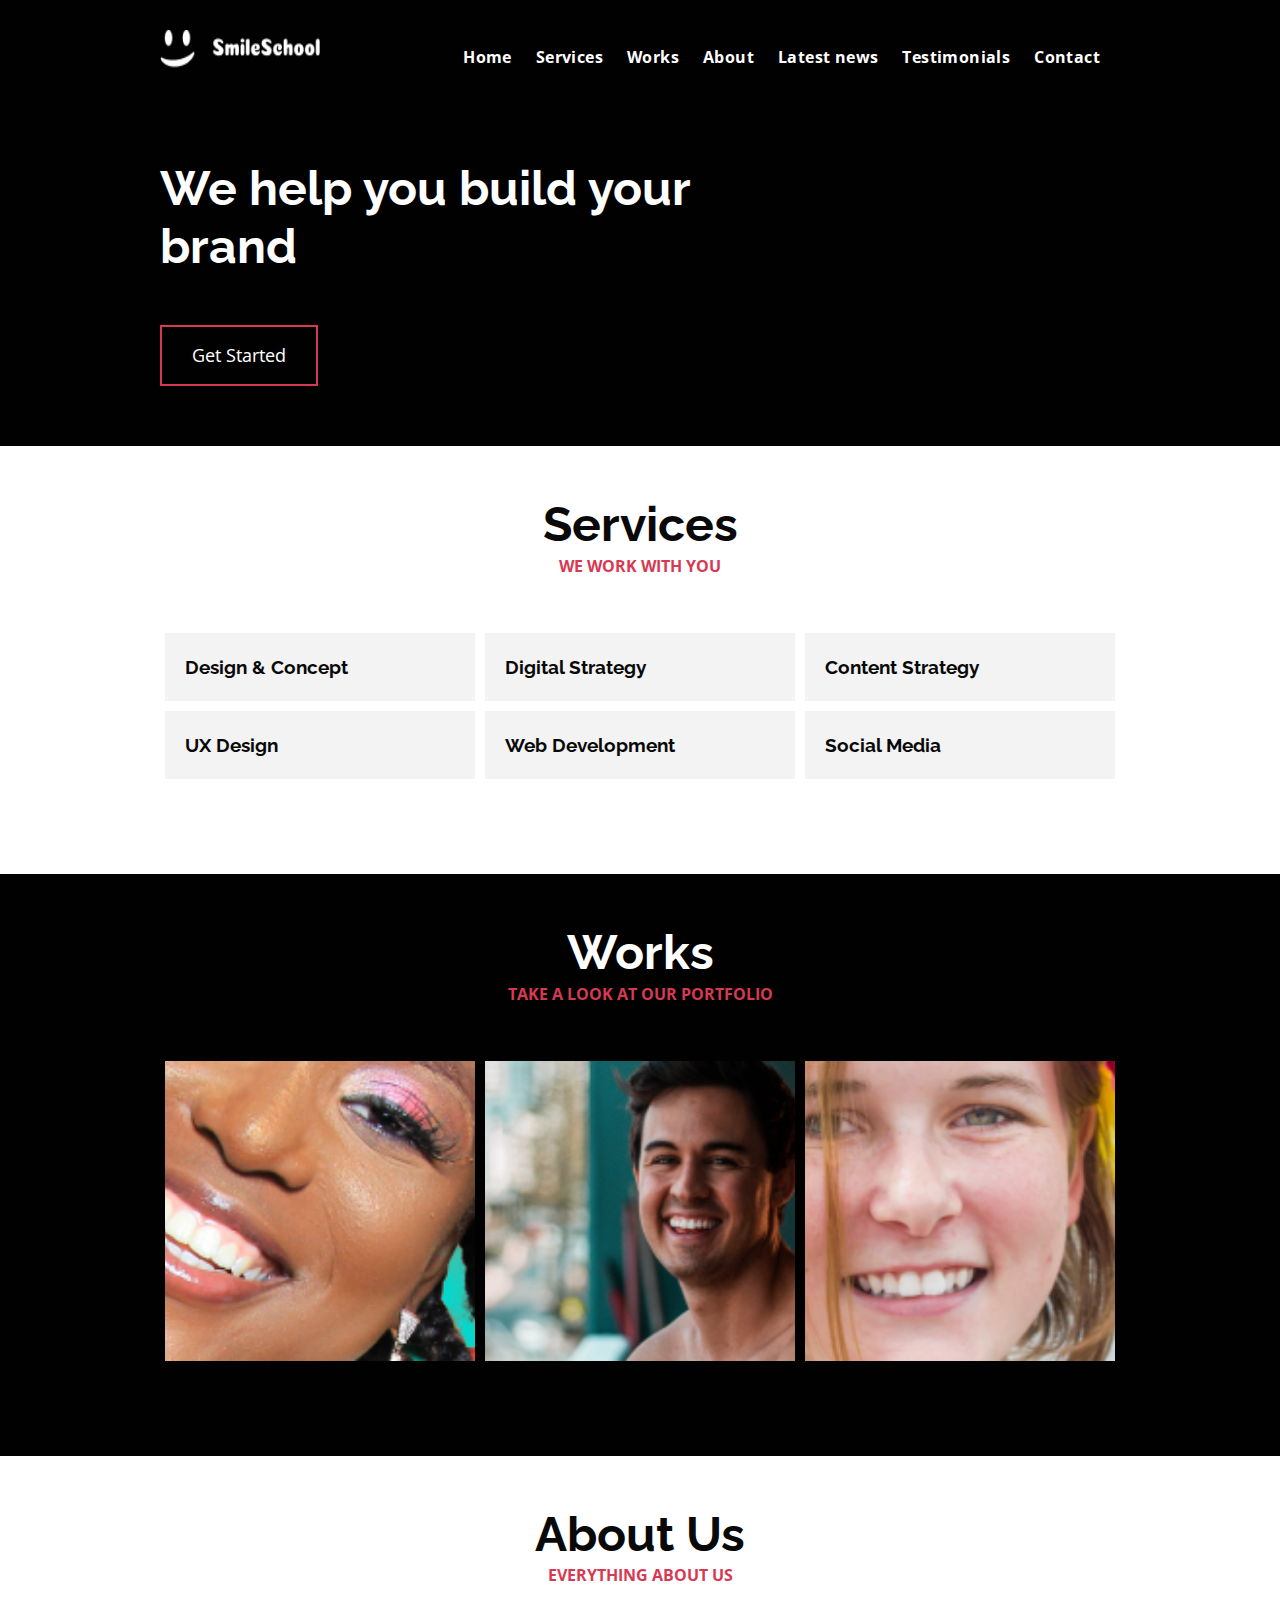
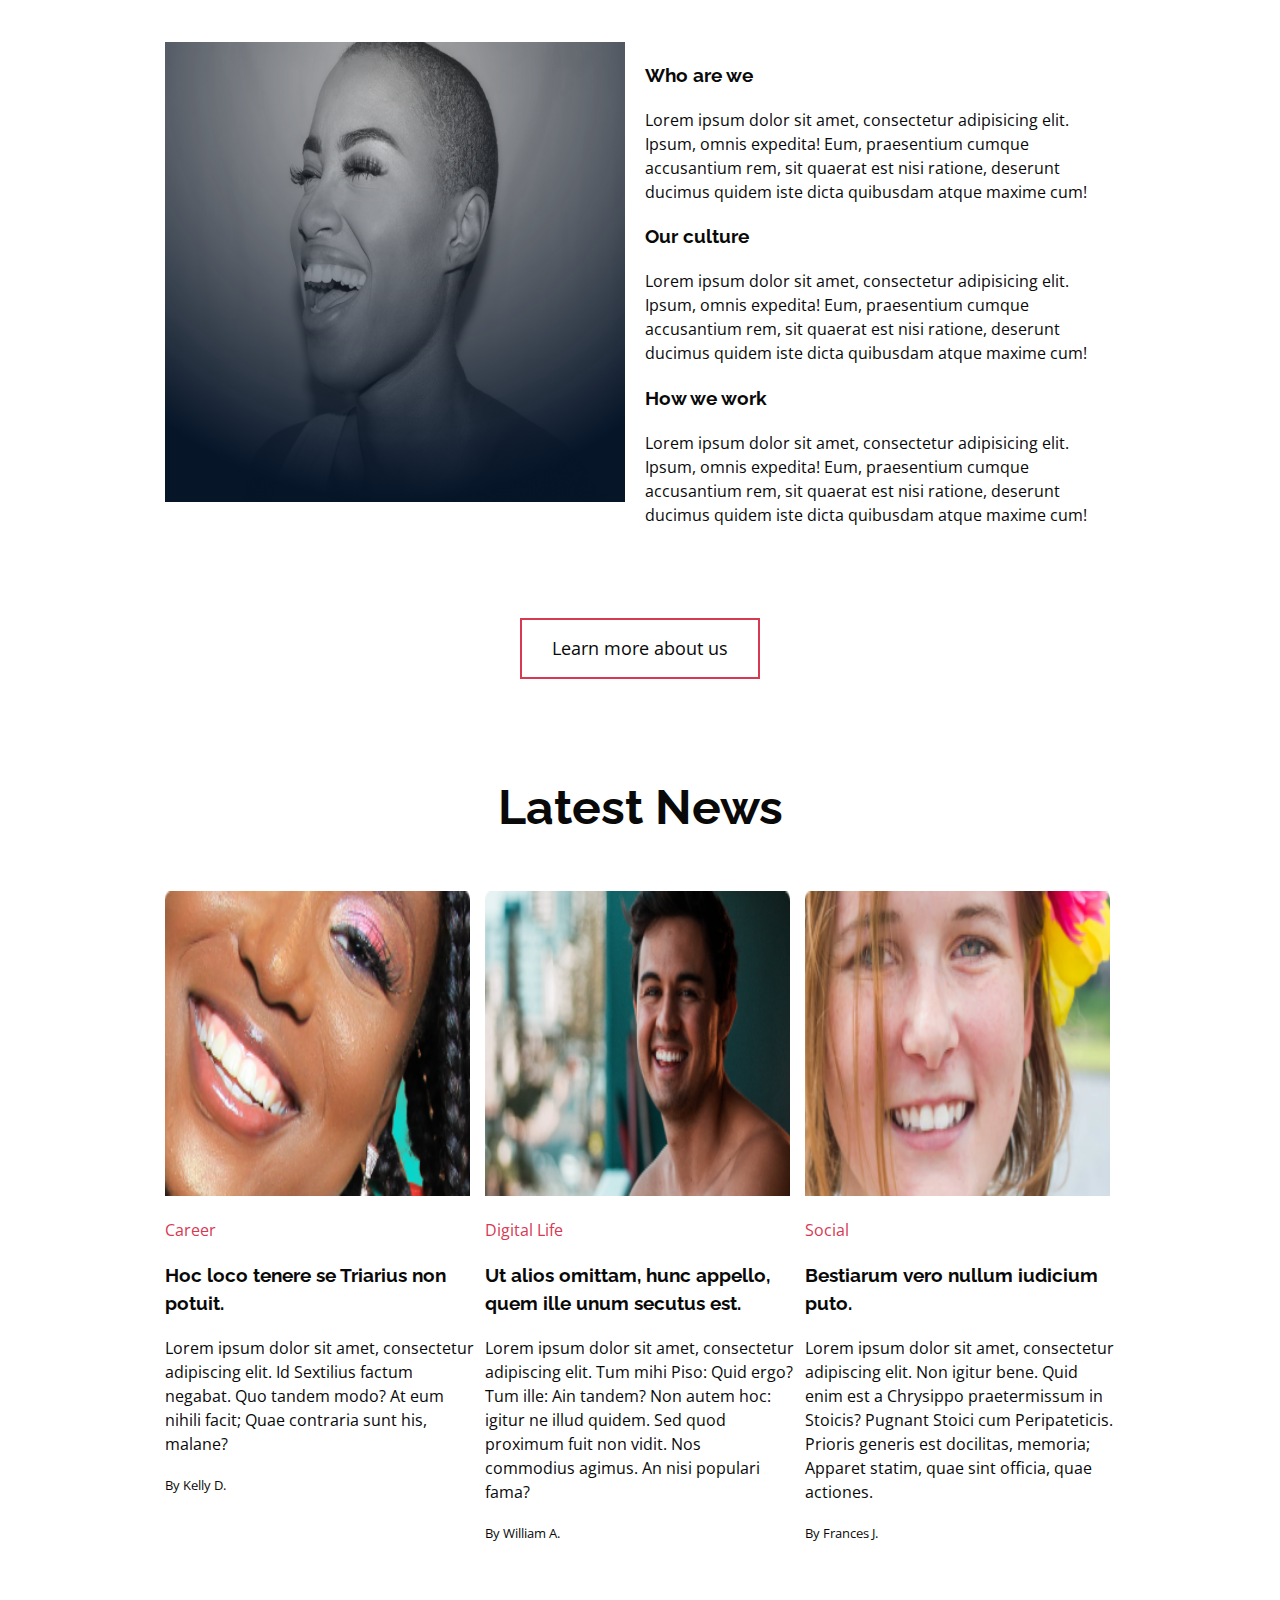
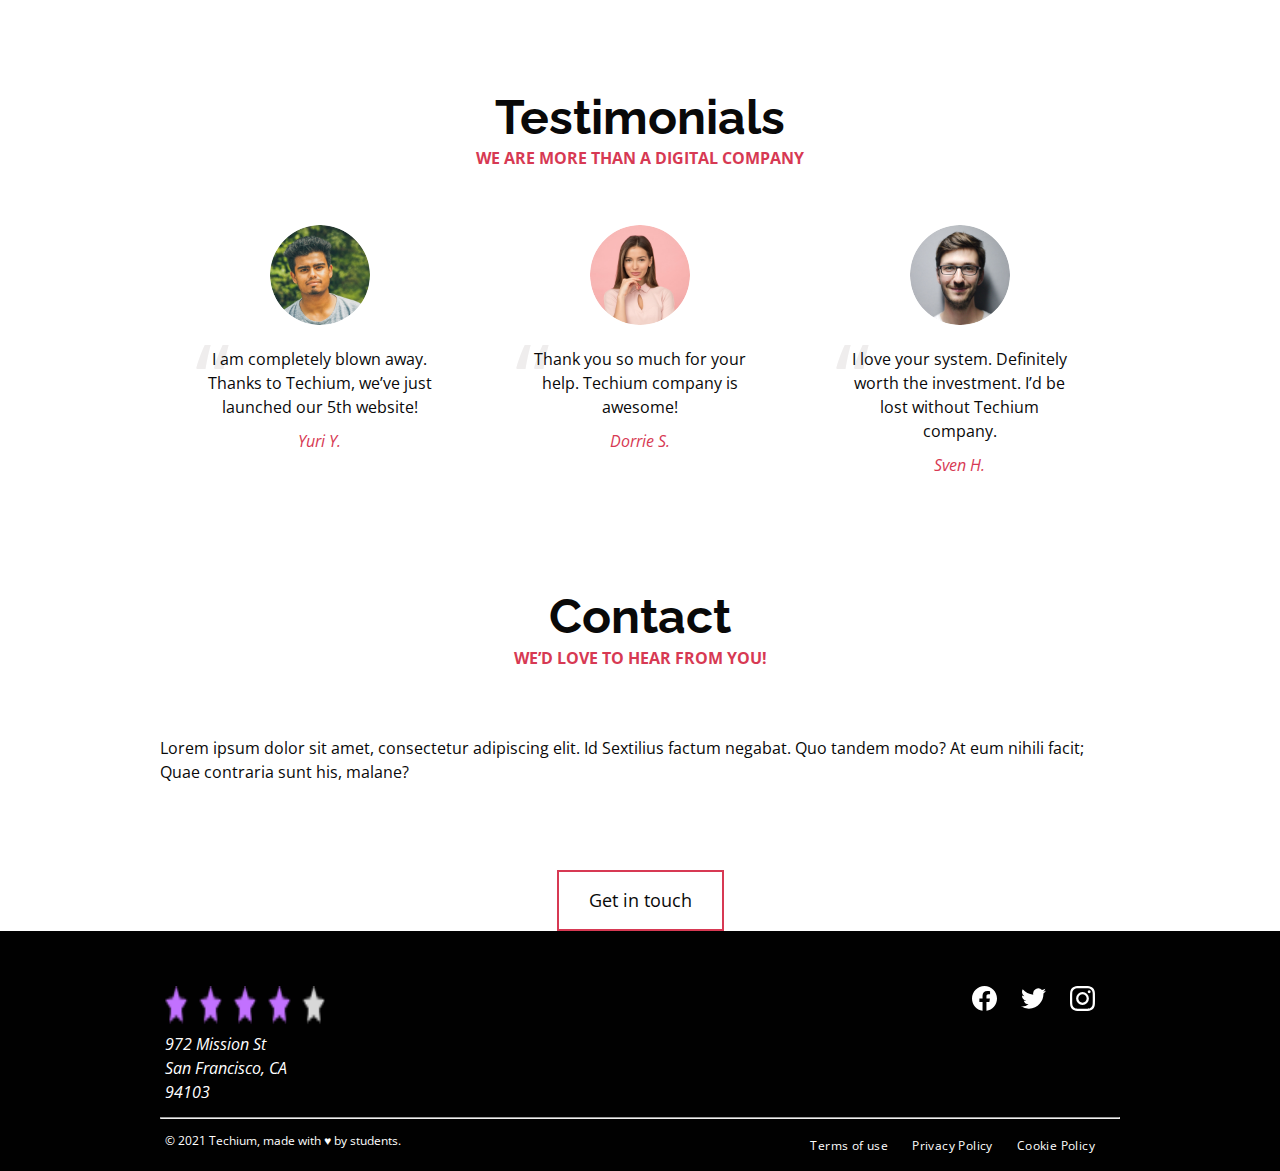
<file: flexbox/1-index.html>
<!DOCTYPE html>
<html lang="en" dir="ltr">
  <head>
    <meta charset="utf-8" />
    <meta
      name="viewport"
      content="width=device-width, initial-scale=1, viewport-fit=cover"
    />
    <title>Homepage - Techium</title>
    <meta
      name="description"
      content="Description of the page less than 150 characters"
    />
    <link rel="icon" type="image/png" href="images/favicon.jpg" />
    <link
      href="https://fonts.googleapis.com/css?family=Open+Sans:400,700|Raleway:700&display=swap"
      rel="stylesheet"
    />
    <link rel="stylesheet" href="0-styles.css" />
  </head>
  <body>
    <!– Header –>
    <header class="header" data-section-theme="dark">
      <div class="container">
        <div class="header-logo">
          <a href="#">
            <img
              src="images/logo.png"
              alt="Techium logo"
              width="160"
              height="40"
            />
          </a>
        </div>
        <nav class="navbar-menu">
          <ul class="nav">
            <li class="nav-item">
              <a href="#" class="nav-link">Home</a>
            </li>
            <li class="nav-item">
              <a href="#services" class="nav-link">Services</a>
            </li>
            <li class="nav-item">
              <a href="#works" class="nav-link">Works</a>
            </li>
            <li class="nav-item">
              <a href="#about" class="nav-link">About</a>
            </li>
            <li class="nav-item">
              <a href="#latest_news" class="nav-link">Latest news</a>
            </li>
            <li class="nav-item">
              <a href="#testimonials" class="nav-link">Testimonials</a>
            </li>
            <li class="nav-item">
              <a href="#contact" class="nav-link">Contact</a>
            </li>
          </ul>
        </nav>
      </div>
    </header>
    <!– Main –>
    <main>
      <!– Hero section –>
      <section class="section-hero" data-section-theme="dark">
        <div class="container">
          <div class="section-body">
            <section class="section-inner">
              <h2 class="section-title">We help you build your brand</h2>
              <a href="#" class="button">Get Started</a>
            </section>
          </div>
        </div>
      </section>
      <!– Services section –>
      <section id="services" class="section section-services">
        <div class="container">
          <header class="section-header">
            <h2 class="section-title">Services</h2>
            <p class="section-tagline">We work with you</p>
          </header>
          <div class="section-body">
            <ul class="row">
              <li class="col-1-3">
                <div class="card-services">
                  <h3 class="card-title"><a href="#">Design & Concept</a></h3>
                </div>
              </li>
              <li class="col-1-3">
                <div class="card-services">
                  <h3 class="card-title"><a href="#">Digital Strategy</a></h3>
                </div>
              </li>
              <li class="col-1-3">
                <div class="card-services">
                  <h3 class="card-title"><a href="#">Content Strategy</a></h3>
                </div>
              </li>
            </ul>
            <ul class="row">
              <li class="col-1-3">
                <div class="card-services">
                  <h3 class="card-title"><a href="#">UX Design</a></h3>
                </div>
              </li>
              <li class="col-1-3">
                <div class="card-services">
                  <h3 class="card-title"><a href="#">Web Development</a></h3>
                </div>
              </li>
              <li class="col-1-3">
                <div class="card-services">
                  <h3 class="card-title"><a href="#">Social Media</a></h3>
                </div>
              </li>
            </ul>
          </div>
        </div>
      </section>

      <!– Works section –>
      <section
        id="works"
        class="section section-works"
        data-section-theme="dark"
      >
        <div class="container">
          <header class="section-header">
            <h2 class="section-title">Works</h2>
            <p class="section-tagline">Take a look at our portfolio</p>
          </header>
          <div class="section-body">
            <ul class="row">
              <li class="col-1-3">
                <article class="card-work">
                  <div class="card-outer">
                    <div class="card-image">
                      <img src="./images/9.png" alt="" />
                    </div>
                    <div class="card-inner">
                      <h3 class="card-title">
                        <a href="#">Interior Design</a>
                      </h3>
                    </div>
                  </div>
                </article>
              </li>
              <li class="col-1-3">
                <article class="card-work">
                  <div class="card-outer">
                    <div class="card-image">
                      <img src="./images/8.png" alt="" />
                    </div>
                    <div class="card-inner">
                      <h3 class="card-title">
                        <a href="#">Web Development</a>
                      </h3>
                    </div>
                  </div>
                </article>
              </li>
              <li class="col-1-3">
                <article class="card-work">
                  <div class="card-outer">
                    <div class="card-image">
                      <img src="./images/7.png" alt="" />
                    </div>
                    <div class="card-inner">
                      <h3 class="card-title">
                        <a href="#">Personal Development</a>
                      </h3>
                    </div>
                  </div>
                </article>
              </li>
            </ul>
          </div>
        </div>
      </section>
      <!– About Us section –>
      <section id="about" class="section section-about-us">
        <div class="container">
          <header class="section-header">
            <h2 class="section-title">About Us</h2>
            <p class="section-tagline">Everything about us</p>
          </header>
          <div class="section-body">
            <div class="row">
              <div class="col-1-2">
                <img
                  src="./images/Object.png"
                  alt=""
                  width="460"
                  height="460"
                />
              </div>
              <div class="col-1-2">
                <h3>Who are we</h3>
                <p>
                  Lorem ipsum dolor sit amet, consectetur adipisicing elit.
                  Ipsum, omnis expedita! Eum, praesentium cumque accusantium
                  rem, sit quaerat est nisi ratione, deserunt ducimus quidem
                  iste dicta quibusdam atque maxime cum!
                </p>
                <h3>Our culture</h3>
                <p>
                  Lorem ipsum dolor sit amet, consectetur adipisicing elit.
                  Ipsum, omnis expedita! Eum, praesentium cumque accusantium
                  rem, sit quaerat est nisi ratione, deserunt ducimus quidem
                  iste dicta quibusdam atque maxime cum!
                </p>
                <h3>How we work</h3>
                <p>
                  Lorem ipsum dolor sit amet, consectetur adipisicing elit.
                  Ipsum, omnis expedita! Eum, praesentium cumque accusantium
                  rem, sit quaerat est nisi ratione, deserunt ducimus quidem
                  iste dicta quibusdam atque maxime cum!
                </p>
              </div>
            </div>
          </div>
          <div class="section-footer">
            <a href="#" class="button">Learn more about us</a>
          </div>
        </div>
      </section>
      <!– Latest news section –>
      <section id="latest_news" class="section section-latest-news">
        <div class="container">
          <header class="section-header">
            <h2 class="section-title">Latest News</h2>
          </header>
          <div class="section-body">
            <ul class="row">
              <li class="col-1-3">
                <article class="card-blog">
                  <div>
                    <img src="./images/9.png" alt="" width="305" height="305" />
                  </div>
                  <p class="card-category">Career</p>
                  <h3>
                    <a href="#">Hoc loco tenere se Triarius non potuit.</a>
                  </h3>
                  <p>
                    Lorem ipsum dolor sit amet, consectetur adipiscing elit. Id
                    Sextilius factum negabat. Quo tandem modo? At eum nihili
                    facit; Quae contraria sunt his, malane?
                  </p>
                  <small>By Kelly D.</small>
                </article>
              </li>
              <li class="col-1-3">
                <article class="card-blog">
                  <div>
                    <img src="./images/8.png" alt="" width="305" height="305" />
                  </div>
                  <p class="card-category">Digital Life</p>
                  <h3>
                    <a href="#"
                      >Ut alios omittam, hunc appello, quem ille unum secutus
                      est.</a
                    >
                  </h3>
                  <p>
                    Lorem ipsum dolor sit amet, consectetur adipiscing elit. Tum
                    mihi Piso: Quid ergo? Tum ille: Ain tandem? Non autem hoc:
                    igitur ne illud quidem. Sed quod proximum fuit non vidit.
                    Nos commodius agimus. An nisi populari fama?
                  </p>
                  <small>By William A.</small>
                </article>
              </li>
              <li class="col-1-3">
                <article class="card-blog">
                  <div>
                    <img src="./images/7.png" alt="" width="305" height="305" />
                  </div>
                  <p class="card-category">Social</p>
                  <h3><a href="#">Bestiarum vero nullum iudicium puto.</a></h3>
                  <p>
                    Lorem ipsum dolor sit amet, consectetur adipiscing elit. Non
                    igitur bene. Quid enim est a Chrysippo praetermissum in
                    Stoicis? Pugnant Stoici cum Peripateticis. Prioris generis
                    est docilitas, memoria; Apparet statim, quae sint officia,
                    quae actiones.
                  </p>
                  <small>By Frances J.</small>
                </article>
              </li>
            </ul>
          </div>
        </div>
      </section>
      <!– Testimonials section –>
      <section id="testimonial" class="section section-testimonial">
        <div class="container">
          <header class="section-header">
            <h2 class="section-title">Testimonials</h2>
            <p class="section-tagline">We are more than a digital company</p>
          </header>
          <div class="section-body">
            <ul class="row">
              <li class="col-1-3">
                <article class="card-testimonial">
                  <img
                    src="./images/4.png"
                    alt="Yuri Y. avatar"
                    width="100"
                    height="100"
                    class="card-avatar"
                  />
                  <blockquote class="card-quote">
                    <p>
                      I am completely blown away. Thanks to Techium, we’ve just
                      launched our 5th website!
                      <cite>Yuri Y.</cite>
                    </p>
                  </blockquote>
                </article>
              </li>
              <li class="col-1-3">
                <article class="card-testimonial">
                  <img
                    src="./images/3.png"
                    alt="Dorrie S. avatar"
                    width="100"
                    height="100"
                    class="card-avatar"
                  />
                  <blockquote class="card-quote">
                    <p>
                      Thank you so much for your help. Techium company is
                      awesome!
                      <cite>Dorrie S.</cite>
                    </p>
                  </blockquote>
                </article>
              </li>
              <li class="col-1-3">
                <article class="card-testimonial">
                  <img
                    src="./images/1.png"
                    alt="Sven H. avatar"
                    width="100"
                    height="100"
                    class="card-avatar"
                  />
                  <blockquote class="card-quote">
                    <p>
                      I love your system. Definitely worth the investment. I’d
                      be lost without Techium company.
                      <cite>Sven H.</cite>
                    </p>
                  </blockquote>
                </article>
              </li>
            </ul>
          </div>
        </div>
      </section>
      <!– Contact section –>
      <section id="contact" class="section-contact">
        <div class="container">
          <header class="section-header">
            <h2 class="section-title">Contact</h2>
            <p class="section-tagline">We’d love to hear from you!</p>
          </header>
          <div class="section-body">
            <p>
              Lorem ipsum dolor sit amet, consectetur adipiscing elit. Id
              Sextilius factum negabat. Quo tandem modo? At eum nihili facit;
              Quae contraria sunt his, malane?
            </p>
          </div>
          <div class="section-footer">
            <a href="#" class="button">Get in touch</a>
          </div>
        </div>
      </section>
    </main>
    <!– Footer –>
    <footer class="footer" data-section-theme="dark">
      <div class="container">
        <div class="row">
          <div class="col-1-2">
            <img
              src="./images/rating.png"
              alt="Techium logo"
              width="160"
              height="40"
            />
            <address class="footer-address">
              972 Mission St<br />
              San Francisco, CA<br />
              94103
            </address>
          </div>
          <div class="col-1-2">
            <ul class="social nav">
              <li class="social-item nav-item">
                <a href="https://www.facebook.com" class="social-link">
                  <svg
                    viewbox="0 0 24 24"
                    xmlns="http://www.w3.org/2000/svg"
                    width="25"
                    height="25"
                  >
                    <title>Facebook icon</title>
                    <path
                      d="M23.998 12c0-6.628-5.372-12-11.999-12C5.372 0 0 5.372 0 12c0 5.988 4.388 10.952 10.124 11.852v-8.384H7.078v-3.469h3.046V9.356c0-3.008 1.792-4.669 4.532-4.669 1.313 0 2.686.234 2.686.234v2.953H15.83c-1.49 0-1.955.925-1.955 1.874V12h3.328l-.532 3.469h-2.796v8.384c5.736-.9 10.124-5.864 10.124-11.853z"
                    />
                  </svg>
                </a>
              </li>
              <li class="social-item nav-item">
                <a href="https://twitter.com" class="social-link">
                  <svg
                    viewbox="0 0 24 24"
                    xmlns="http://www.w3.org/2000/svg"
                    width="25"
                    height="25"
                  >
                    <title>Twitter icon</title>
                    <path
                      d="M23.954 4.569a10 10 0 0 1-2.825.775 4.958 4.958 0 0 0 2.163-2.723c-.951.555-2.005.959-3.127 1.184a4.92 4.92 0 0 0-8.384 4.482C7.691 8.094 4.066 6.13 1.64 3.161a4.822 4.822 0 0 0-.666 2.475c0 1.71.87 3.213 2.188 4.096a4.904 4.904 0 0 1-2.228-.616v.061a4.923 4.923 0 0 0 3.946 4.827 4.996 4.996 0 0 1-2.212.085 4.937 4.937 0 0 0 4.604 3.417 9.868 9.868 0 0 1-6.102 2.105c-.39 0-.779-.023-1.17-.067a13.995 13.995 0 0 0 7.557 2.209c9.054 0 13.999-7.496 13.999-13.986 0-.209 0-.42-.015-.63a9.936 9.936 0 0 0 2.46-2.548l-.047-.02z"
                    />
                  </svg>
                </a>
              </li>
              <li class="social-item nav-item">
                <a href="https://www.instagram.com" class="social-link">
                  <svg
                    viewbox="0 0 24 24"
                    xmlns="http://www.w3.org/2000/svg"
                    width="25"
                    height="25"
                  >
                    <title>Instagram icon</title>
                    <path
                      d="M12 0C8.74 0 8.333.015 7.053.072 5.775.132 4.905.333 4.14.63c-.789.306-1.459.717-2.126 1.384S.935 3.35.63 4.14C.333 4.905.131 5.775.072 7.053.012 8.333 0 8.74 0 12s.015 3.667.072 4.947c.06 1.277.261 2.148.558 2.913a5.885 5.885 0 0 0 1.384 2.126A5.868 5.868 0 0 0 4.14 23.37c.766.296 1.636.499 2.913.558C8.333 23.988 8.74 24 12 24s3.667-.015 4.947-.072c1.277-.06 2.148-.262 2.913-.558a5.898 5.898 0 0 0 2.126-1.384 5.86 5.86 0 0 0 1.384-2.126c.296-.765.499-1.636.558-2.913.06-1.28.072-1.687.072-4.947s-.015-3.667-.072-4.947c-.06-1.277-.262-2.149-.558-2.913a5.89 5.89 0 0 0-1.384-2.126A5.847 5.847 0 0 0 19.86.63c-.765-.297-1.636-.499-2.913-.558C15.667.012 15.26 0 12 0zm0 2.16c3.203 0 3.585.016 4.85.071 1.17.055 1.805.249 2.227.415.562.217.96.477 1.382.896.419.42.679.819.896 1.381.164.422.36 1.057.413 2.227.057 1.266.07 1.646.07 4.85s-.015 3.585-.074 4.85c-.061 1.17-.256 1.805-.421 2.227a3.81 3.81 0 0 1-.899 1.382 3.744 3.744 0 0 1-1.38.896c-.42.164-1.065.36-2.235.413-1.274.057-1.649.07-4.859.07-3.211 0-3.586-.015-4.859-.074-1.171-.061-1.816-.256-2.236-.421a3.716 3.716 0 0 1-1.379-.899 3.644 3.644 0 0 1-.9-1.38c-.165-.42-.359-1.065-.42-2.235-.045-1.26-.061-1.649-.061-4.844 0-3.196.016-3.586.061-4.861.061-1.17.255-1.814.42-2.234.21-.57.479-.96.9-1.381.419-.419.81-.689 1.379-.898.42-.166 1.051-.361 2.221-.421 1.275-.045 1.65-.06 4.859-.06l.045.03zm0 3.678a6.162 6.162 0 1 0 0 12.324 6.162 6.162 0 1 0 0-12.324zM12 16c-2.21 0-4-1.79-4-4s1.79-4 4-4 4 1.79 4 4-1.79 4-4 4zm7.846-10.405a1.441 1.441 0 0 1-2.88 0 1.44 1.44 0 0 1 2.88 0z"
                    />
                  </svg>
                </a>
              </li>
            </ul>
          </div>
        </div>
        <hr />
        <div class="row">
          <div class="col-1-2">
            <p class="footer-copyright">
              © 2021 Techium, made with ♥ by students.
            </p>
          </div>
          <div class="col-1-2">
            <ul class="footer-nav nav">
              <li class="footer-nav-item nav-item">
                <a href="#" class="footer-nav-link">Terms of use</a>
              </li>
              <li class="footer-nav-item nav-item">
                <a href="#" class="footer-nav-link">Privacy Policy</a>
              </li>
              <li class="footer-nav-item nav-item">
                <a href="#" class="footer-nav-link">Cookie Policy</a>
              </li>
            </ul>
          </div>
        </div>
      </div>
    </footer>
  </body>
</html>
</file>
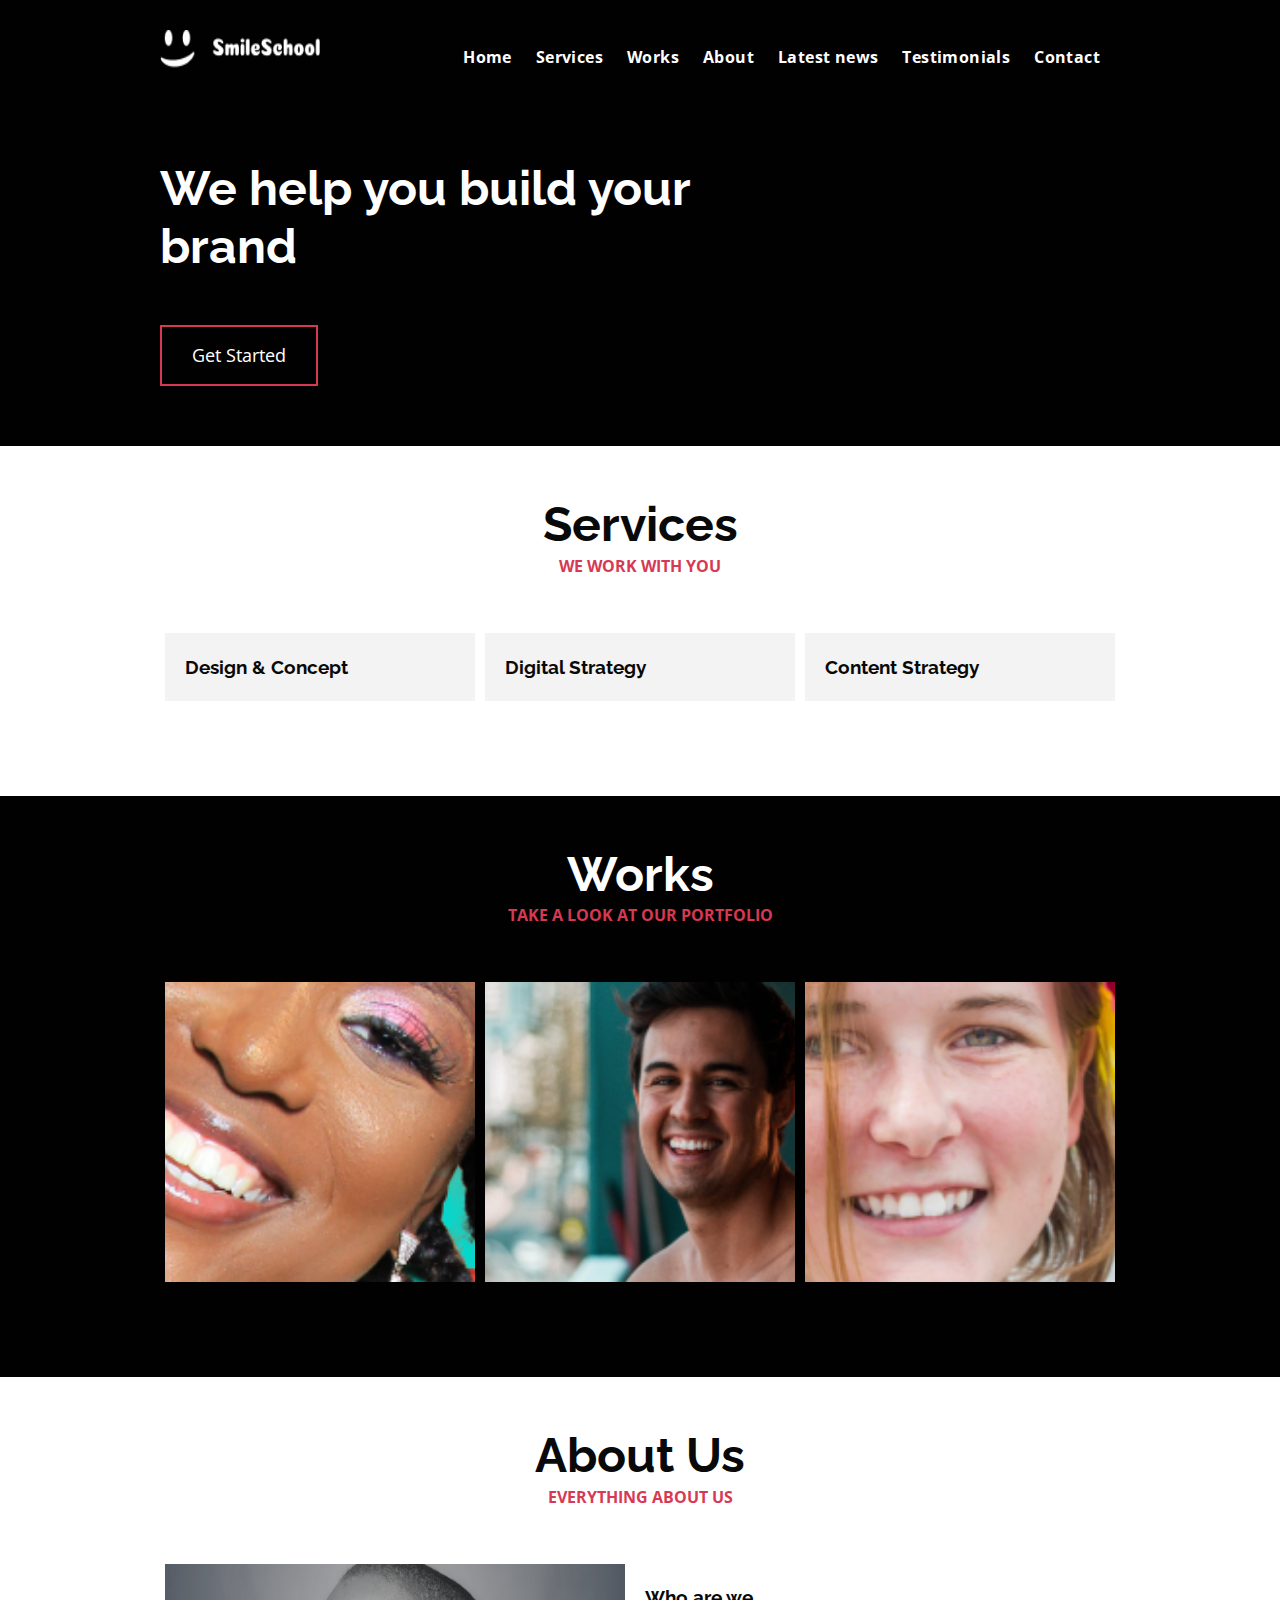
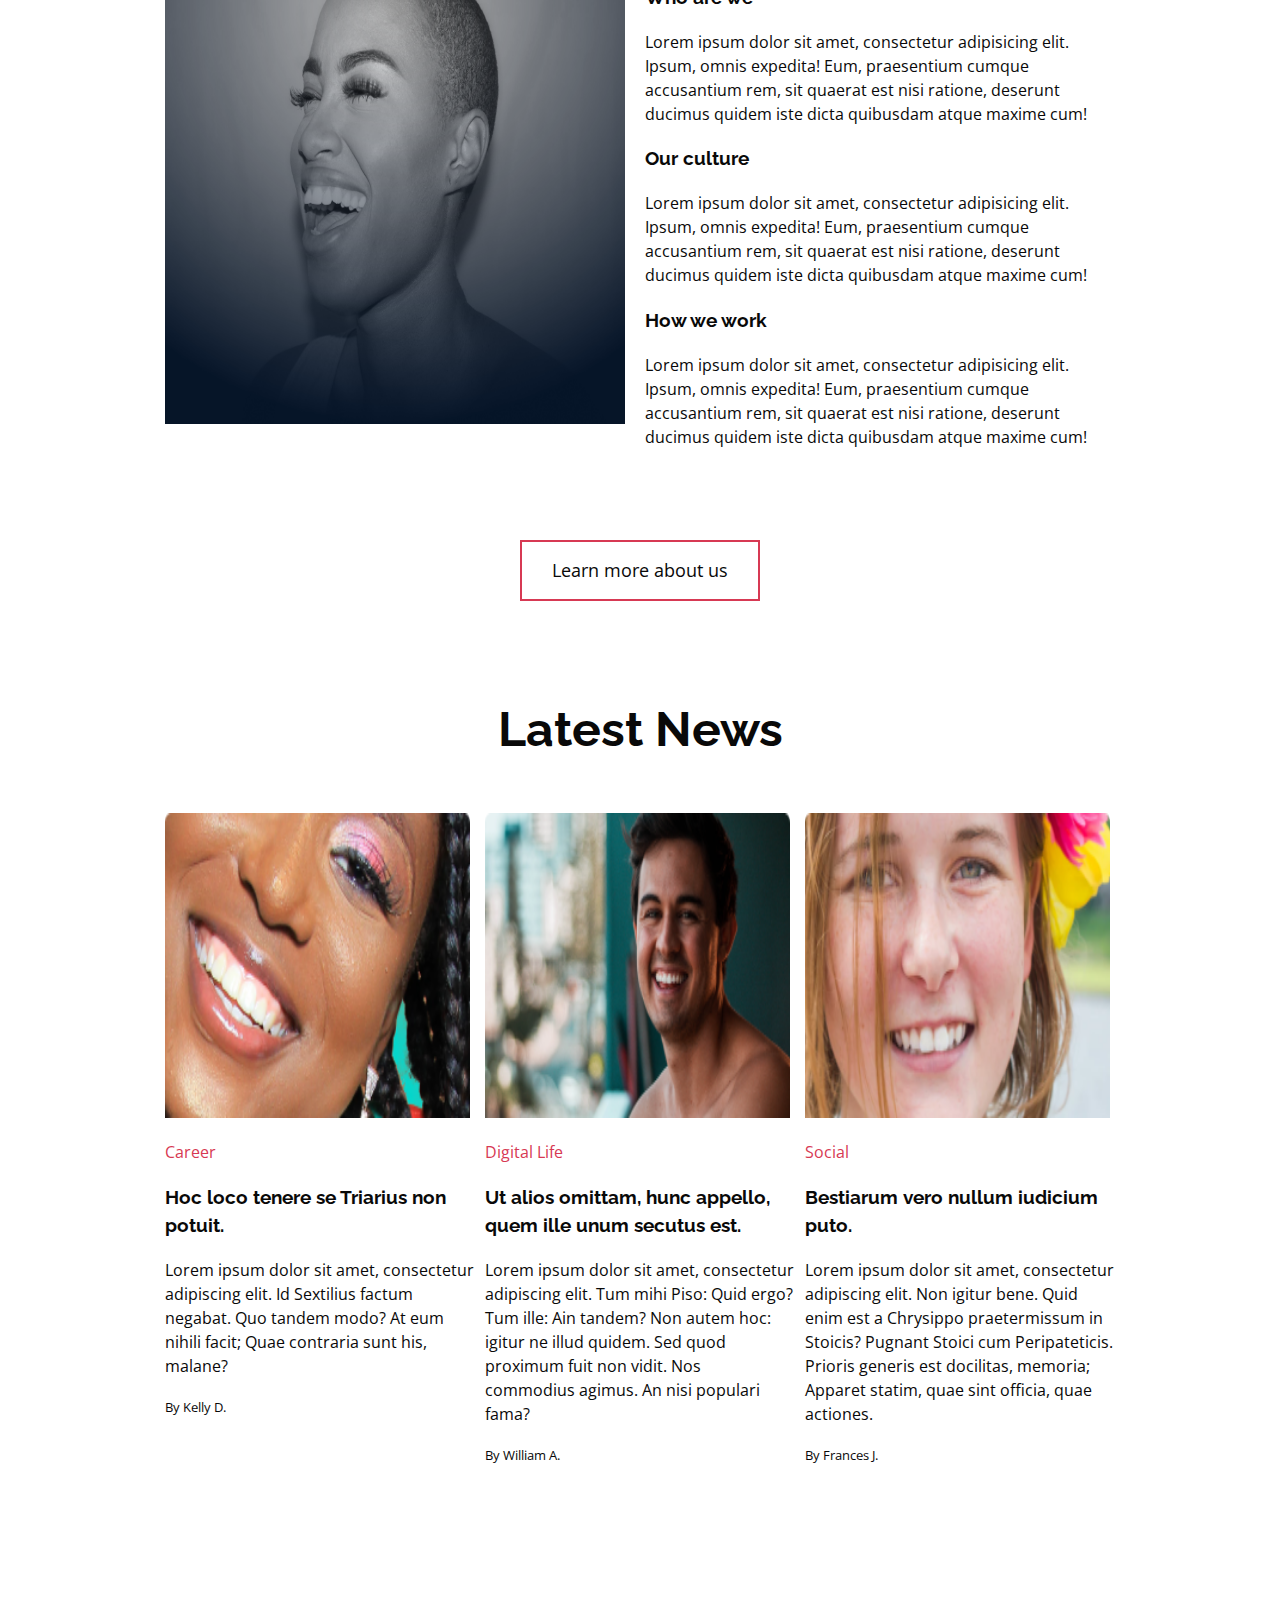
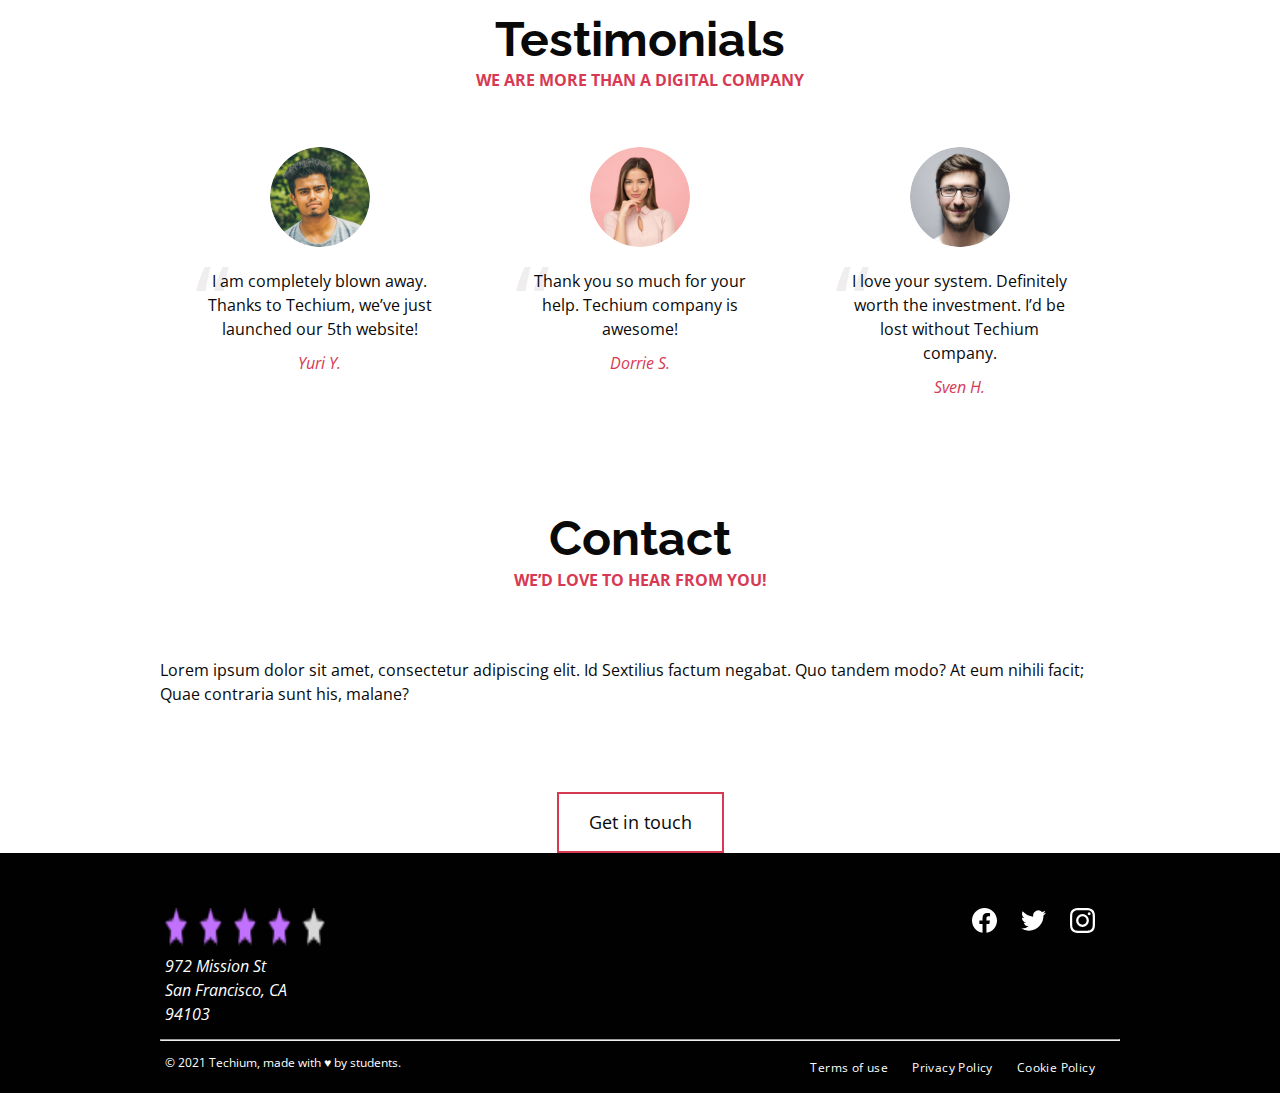
<file: flexbox/3-index.html>
<!DOCTYPE html>
<html lang="en" dir="ltr">
  <head>
    <meta charset="utf-8" />
    <meta
      name="viewport"
      content="width=device-width, initial-scale=1, viewport-fit=cover"
    />
    <title>Homepage - Techium</title>
    <meta
      name="description"
      content="Description of the page less than 150 characters"
    />
    <link rel="icon" type="image/png" href="images/favicon.jpg" />
    <link
      href="https://fonts.googleapis.com/css?family=Open+Sans:400,700|Raleway:700&display=swap"
      rel="stylesheet"
    />
    <link rel="stylesheet" href="0-styles.css" />
  </head>
  <body>
    <!– Header –>
    <header class="header" data-section-theme="dark">
      <div class="container">
        <div class="header-logo">
          <a href="#">
            <img
              src="images/logo.png"
              alt="Techium logo"
              width="160"
              height="40"
            />
          </a>
        </div>
        <nav class="navbar-menu">
          <ul class="nav">
            <li class="nav-item">
              <a href="#" class="nav-link">Home</a>
            </li>
            <li class="nav-item">
              <a href="#services" class="nav-link">Services</a>
            </li>
            <li class="nav-item">
              <a href="#works" class="nav-link">Works</a>
            </li>
            <li class="nav-item">
              <a href="#about" class="nav-link">About</a>
            </li>
            <li class="nav-item">
              <a href="#latest_news" class="nav-link">Latest news</a>
            </li>
            <li class="nav-item">
              <a href="#testimonials" class="nav-link">Testimonials</a>
            </li>
            <li class="nav-item">
              <a href="#contact" class="nav-link">Contact</a>
            </li>
          </ul>
        </nav>
      </div>
    </header>
    <!– Main –>
    <main>
      <!– Hero section –>
      <section class="section-hero" data-section-theme="dark">
        <div class="container">
          <div class="section-body">
            <section class="section-inner">
              <h2 class="section-title">We help you build your brand</h2>
              <a href="#" class="button">Get Started</a>
            </section>
          </div>
        </div>
      </section>
      <!– Services section –>
      <section id="services" class="section section-services">
        <div class="container">
          <header class="section-header">
            <h2 class="section-title">Services</h2>
            <p class="section-tagline">We work with you</p>
          </header>
          <div class="section-body">
            <ul class="row">
              <li class="col-1-3">
                <div class="card-services">
                  <h3 class="card-title"><a href="#">Design & Concept</a></h3>
                </div>
              </li>
              <li class="col-1-3">
                <div class="card-services">
                  <h3 class="card-title"><a href="#">Digital Strategy</a></h3>
                </div>
              </li>
              <li class="col-1-3">
                <div class="card-services">
                  <h3 class="card-title"><a href="#">Content Strategy</a></h3>
                </div>
              </li>
              <li></li>
              <li></li>
              <li></li>
            </ul>
          </div>
        </div>
      </section>

      <!– Works section –>
      <section
        id="works"
        class="section section-works"
        data-section-theme="dark"
      >
        <div class="container">
          <header class="section-header">
            <h2 class="section-title">Works</h2>
            <p class="section-tagline">Take a look at our portfolio</p>
          </header>
          <div class="section-body">
            <ul class="row">
              <li class="col-1-3">
                <article class="card-work">
                  <div class="card-outer">
                    <div class="card-image">
                      <img src="./images/9.png" alt="" />
                    </div>
                    <div class="card-inner">
                      <h3 class="card-title">
                        <a href="#">Interior Design</a>
                      </h3>
                    </div>
                  </div>
                </article>
              </li>
              <li class="col-1-3">
                <article class="card-work">
                  <div class="card-outer">
                    <div class="card-image">
                      <img src="./images/8.png" alt="" />
                    </div>
                    <div class="card-inner">
                      <h3 class="card-title">
                        <a href="#">Web Development</a>
                      </h3>
                    </div>
                  </div>
                </article>
              </li>
              <li class="col-1-3">
                <article class="card-work">
                  <div class="card-outer">
                    <div class="card-image">
                      <img src="./images/7.png" alt="" />
                    </div>
                    <div class="card-inner">
                      <h3 class="card-title">
                        <a href="#">Personal Development</a>
                      </h3>
                    </div>
                  </div>
                </article>
              </li>
            </ul>
          </div>
        </div>
      </section>
      <!– About Us section –>
      <section id="about" class="section section-about-us">
        <div class="container">
          <header class="section-header">
            <h2 class="section-title">About Us</h2>
            <p class="section-tagline">Everything about us</p>
          </header>
          <div class="section-body">
            <div class="row">
              <div class="col-1-2">
                <img
                  src="./images/Object.png"
                  alt=""
                  width="460"
                  height="460"
                />
              </div>
              <div class="col-1-2">
                <h3>Who are we</h3>
                <p>
                  Lorem ipsum dolor sit amet, consectetur adipisicing elit.
                  Ipsum, omnis expedita! Eum, praesentium cumque accusantium
                  rem, sit quaerat est nisi ratione, deserunt ducimus quidem
                  iste dicta quibusdam atque maxime cum!
                </p>
                <h3>Our culture</h3>
                <p>
                  Lorem ipsum dolor sit amet, consectetur adipisicing elit.
                  Ipsum, omnis expedita! Eum, praesentium cumque accusantium
                  rem, sit quaerat est nisi ratione, deserunt ducimus quidem
                  iste dicta quibusdam atque maxime cum!
                </p>
                <h3>How we work</h3>
                <p>
                  Lorem ipsum dolor sit amet, consectetur adipisicing elit.
                  Ipsum, omnis expedita! Eum, praesentium cumque accusantium
                  rem, sit quaerat est nisi ratione, deserunt ducimus quidem
                  iste dicta quibusdam atque maxime cum!
                </p>
              </div>
            </div>
          </div>
          <div class="section-footer">
            <a href="#" class="button">Learn more about us</a>
          </div>
        </div>
      </section>
      <!– Latest news section –>
      <section id="latest_news" class="section section-latest-news">
        <div class="container">
          <header class="section-header">
            <h2 class="section-title">Latest News</h2>
          </header>
          <div class="section-body">
            <ul class="row">
              <li class="col-1-3">
                <article class="card-blog">
                  <div>
                    <img src="./images/9.png" alt="" width="305" height="305" />
                  </div>
                  <p class="card-category">Career</p>
                  <h3>
                    <a href="#">Hoc loco tenere se Triarius non potuit.</a>
                  </h3>
                  <p>
                    Lorem ipsum dolor sit amet, consectetur adipiscing elit. Id
                    Sextilius factum negabat. Quo tandem modo? At eum nihili
                    facit; Quae contraria sunt his, malane?
                  </p>
                  <small>By Kelly D.</small>
                </article>
              </li>
              <li class="col-1-3">
                <article class="card-blog">
                  <div>
                    <img src="./images/8.png" alt="" width="305" height="305" />
                  </div>
                  <p class="card-category">Digital Life</p>
                  <h3>
                    <a href="#"
                      >Ut alios omittam, hunc appello, quem ille unum secutus
                      est.</a
                    >
                  </h3>
                  <p>
                    Lorem ipsum dolor sit amet, consectetur adipiscing elit. Tum
                    mihi Piso: Quid ergo? Tum ille: Ain tandem? Non autem hoc:
                    igitur ne illud quidem. Sed quod proximum fuit non vidit.
                    Nos commodius agimus. An nisi populari fama?
                  </p>
                  <small>By William A.</small>
                </article>
              </li>
              <li class="col-1-3">
                <article class="card-blog">
                  <div>
                    <img src="./images/7.png" alt="" width="305" height="305" />
                  </div>
                  <p class="card-category">Social</p>
                  <h3><a href="#">Bestiarum vero nullum iudicium puto.</a></h3>
                  <p>
                    Lorem ipsum dolor sit amet, consectetur adipiscing elit. Non
                    igitur bene. Quid enim est a Chrysippo praetermissum in
                    Stoicis? Pugnant Stoici cum Peripateticis. Prioris generis
                    est docilitas, memoria; Apparet statim, quae sint officia,
                    quae actiones.
                  </p>
                  <small>By Frances J.</small>
                </article>
              </li>
            </ul>
          </div>
        </div>
      </section>
      <!– Testimonials section –>
      <section id="testimonial" class="section section-testimonial">
        <div class="container">
          <header class="section-header">
            <h2 class="section-title">Testimonials</h2>
            <p class="section-tagline">We are more than a digital company</p>
          </header>
          <div class="section-body">
            <ul class="row">
              <li class="col-1-3">
                <article class="card-testimonial">
                  <img
                    src="./images/4.png"
                    alt="Yuri Y. avatar"
                    width="100"
                    height="100"
                    class="card-avatar"
                  />
                  <blockquote class="card-quote">
                    <p>
                      I am completely blown away. Thanks to Techium, we’ve just
                      launched our 5th website!
                      <cite>Yuri Y.</cite>
                    </p>
                  </blockquote>
                </article>
              </li>
              <li class="col-1-3">
                <article class="card-testimonial">
                  <img
                    src="./images/3.png"
                    alt="Dorrie S. avatar"
                    width="100"
                    height="100"
                    class="card-avatar"
                  />
                  <blockquote class="card-quote">
                    <p>
                      Thank you so much for your help. Techium company is
                      awesome!
                      <cite>Dorrie S.</cite>
                    </p>
                  </blockquote>
                </article>
              </li>
              <li class="col-1-3">
                <article class="card-testimonial">
                  <img
                    src="./images/1.png"
                    alt="Sven H. avatar"
                    width="100"
                    height="100"
                    class="card-avatar"
                  />
                  <blockquote class="card-quote">
                    <p>
                      I love your system. Definitely worth the investment. I’d
                      be lost without Techium company.
                      <cite>Sven H.</cite>
                    </p>
                  </blockquote>
                </article>
              </li>
            </ul>
          </div>
        </div>
      </section>
      <!– Contact section –>
      <section id="contact" class="section-contact">
        <div class="container">
          <header class="section-header">
            <h2 class="section-title">Contact</h2>
            <p class="section-tagline">We’d love to hear from you!</p>
          </header>
          <div class="section-body">
            <p>
              Lorem ipsum dolor sit amet, consectetur adipiscing elit. Id
              Sextilius factum negabat. Quo tandem modo? At eum nihili facit;
              Quae contraria sunt his, malane?
            </p>
          </div>
          <div class="section-footer">
            <a href="#" class="button">Get in touch</a>
          </div>
        </div>
      </section>
    </main>
    <!– Footer –>
    <footer class="footer" data-section-theme="dark">
      <div class="container">
        <div class="row">
          <div class="col-1-2">
            <img
              src="./images/rating.png"
              alt="Techium logo"
              width="160"
              height="40"
            />
            <address class="footer-address">
              972 Mission St<br />
              San Francisco, CA<br />
              94103
            </address>
          </div>
          <div class="col-1-2">
            <ul class="social nav">
              <li class="social-item nav-item">
                <a href="https://www.facebook.com" class="social-link">
                  <svg
                    viewbox="0 0 24 24"
                    xmlns="http://www.w3.org/2000/svg"
                    width="25"
                    height="25"
                  >
                    <title>Facebook icon</title>
                    <path
                      d="M23.998 12c0-6.628-5.372-12-11.999-12C5.372 0 0 5.372 0 12c0 5.988 4.388 10.952 10.124 11.852v-8.384H7.078v-3.469h3.046V9.356c0-3.008 1.792-4.669 4.532-4.669 1.313 0 2.686.234 2.686.234v2.953H15.83c-1.49 0-1.955.925-1.955 1.874V12h3.328l-.532 3.469h-2.796v8.384c5.736-.9 10.124-5.864 10.124-11.853z"
                    />
                  </svg>
                </a>
              </li>
              <li class="social-item nav-item">
                <a href="https://twitter.com" class="social-link">
                  <svg
                    viewbox="0 0 24 24"
                    xmlns="http://www.w3.org/2000/svg"
                    width="25"
                    height="25"
                  >
                    <title>Twitter icon</title>
                    <path
                      d="M23.954 4.569a10 10 0 0 1-2.825.775 4.958 4.958 0 0 0 2.163-2.723c-.951.555-2.005.959-3.127 1.184a4.92 4.92 0 0 0-8.384 4.482C7.691 8.094 4.066 6.13 1.64 3.161a4.822 4.822 0 0 0-.666 2.475c0 1.71.87 3.213 2.188 4.096a4.904 4.904 0 0 1-2.228-.616v.061a4.923 4.923 0 0 0 3.946 4.827 4.996 4.996 0 0 1-2.212.085 4.937 4.937 0 0 0 4.604 3.417 9.868 9.868 0 0 1-6.102 2.105c-.39 0-.779-.023-1.17-.067a13.995 13.995 0 0 0 7.557 2.209c9.054 0 13.999-7.496 13.999-13.986 0-.209 0-.42-.015-.63a9.936 9.936 0 0 0 2.46-2.548l-.047-.02z"
                    />
                  </svg>
                </a>
              </li>
              <li class="social-item nav-item">
                <a href="https://www.instagram.com" class="social-link">
                  <svg
                    viewbox="0 0 24 24"
                    xmlns="http://www.w3.org/2000/svg"
                    width="25"
                    height="25"
                  >
                    <title>Instagram icon</title>
                    <path
                      d="M12 0C8.74 0 8.333.015 7.053.072 5.775.132 4.905.333 4.14.63c-.789.306-1.459.717-2.126 1.384S.935 3.35.63 4.14C.333 4.905.131 5.775.072 7.053.012 8.333 0 8.74 0 12s.015 3.667.072 4.947c.06 1.277.261 2.148.558 2.913a5.885 5.885 0 0 0 1.384 2.126A5.868 5.868 0 0 0 4.14 23.37c.766.296 1.636.499 2.913.558C8.333 23.988 8.74 24 12 24s3.667-.015 4.947-.072c1.277-.06 2.148-.262 2.913-.558a5.898 5.898 0 0 0 2.126-1.384 5.86 5.86 0 0 0 1.384-2.126c.296-.765.499-1.636.558-2.913.06-1.28.072-1.687.072-4.947s-.015-3.667-.072-4.947c-.06-1.277-.262-2.149-.558-2.913a5.89 5.89 0 0 0-1.384-2.126A5.847 5.847 0 0 0 19.86.63c-.765-.297-1.636-.499-2.913-.558C15.667.012 15.26 0 12 0zm0 2.16c3.203 0 3.585.016 4.85.071 1.17.055 1.805.249 2.227.415.562.217.96.477 1.382.896.419.42.679.819.896 1.381.164.422.36 1.057.413 2.227.057 1.266.07 1.646.07 4.85s-.015 3.585-.074 4.85c-.061 1.17-.256 1.805-.421 2.227a3.81 3.81 0 0 1-.899 1.382 3.744 3.744 0 0 1-1.38.896c-.42.164-1.065.36-2.235.413-1.274.057-1.649.07-4.859.07-3.211 0-3.586-.015-4.859-.074-1.171-.061-1.816-.256-2.236-.421a3.716 3.716 0 0 1-1.379-.899 3.644 3.644 0 0 1-.9-1.38c-.165-.42-.359-1.065-.42-2.235-.045-1.26-.061-1.649-.061-4.844 0-3.196.016-3.586.061-4.861.061-1.17.255-1.814.42-2.234.21-.57.479-.96.9-1.381.419-.419.81-.689 1.379-.898.42-.166 1.051-.361 2.221-.421 1.275-.045 1.65-.06 4.859-.06l.045.03zm0 3.678a6.162 6.162 0 1 0 0 12.324 6.162 6.162 0 1 0 0-12.324zM12 16c-2.21 0-4-1.79-4-4s1.79-4 4-4 4 1.79 4 4-1.79 4-4 4zm7.846-10.405a1.441 1.441 0 0 1-2.88 0 1.44 1.44 0 0 1 2.88 0z"
                    />
                  </svg>
                </a>
              </li>
            </ul>
          </div>
        </div>
        <hr />
        <div class="row">
          <div class="col-1-2">
            <p class="footer-copyright">
              © 2021 Techium, made with ♥ by students.
            </p>
          </div>
          <div class="col-1-2">
            <ul class="footer-nav nav">
              <li class="footer-nav-item nav-item">
                <a href="#" class="footer-nav-link">Terms of use</a>
              </li>
              <li class="footer-nav-item nav-item">
                <a href="#" class="footer-nav-link">Privacy Policy</a>
              </li>
              <li class="footer-nav-item nav-item">
                <a href="#" class="footer-nav-link">Cookie Policy</a>
              </li>
            </ul>
          </div>
        </div>
      </div>
    </footer>
  </body>
</html>
</file>
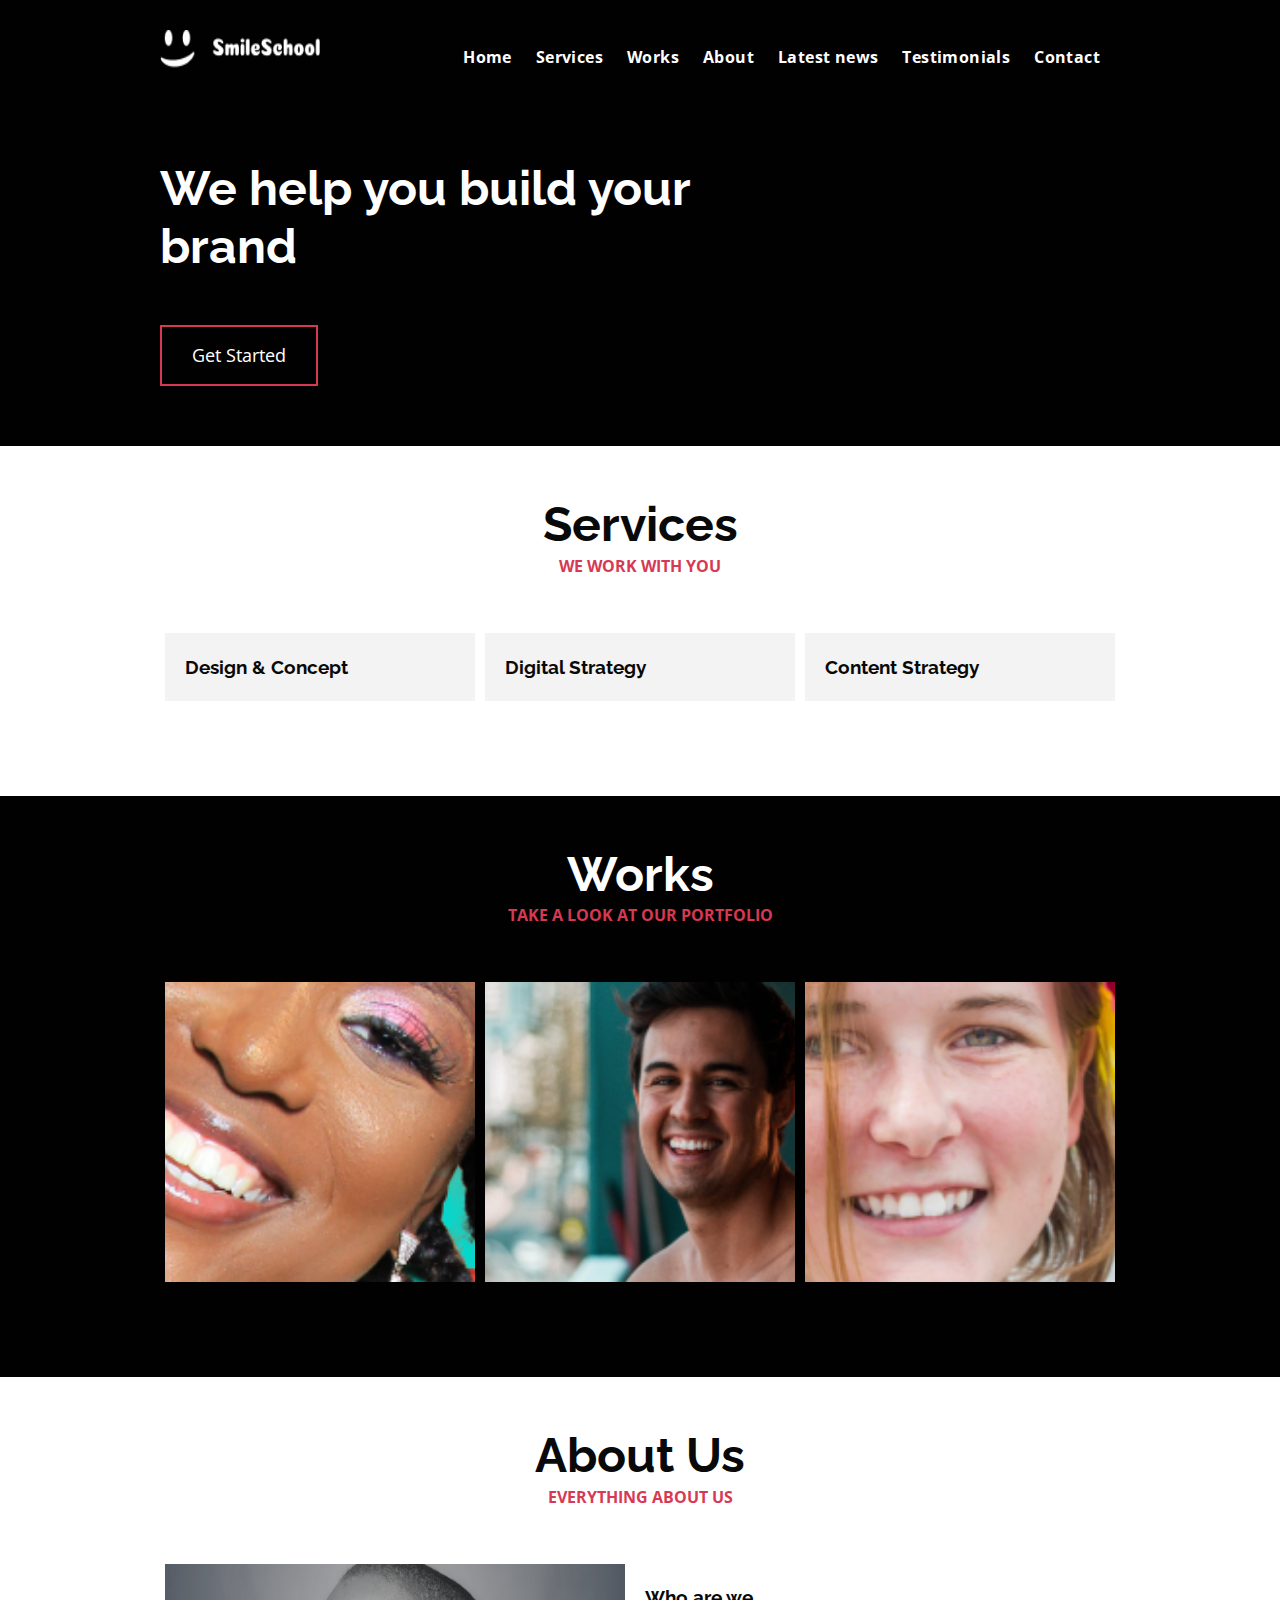
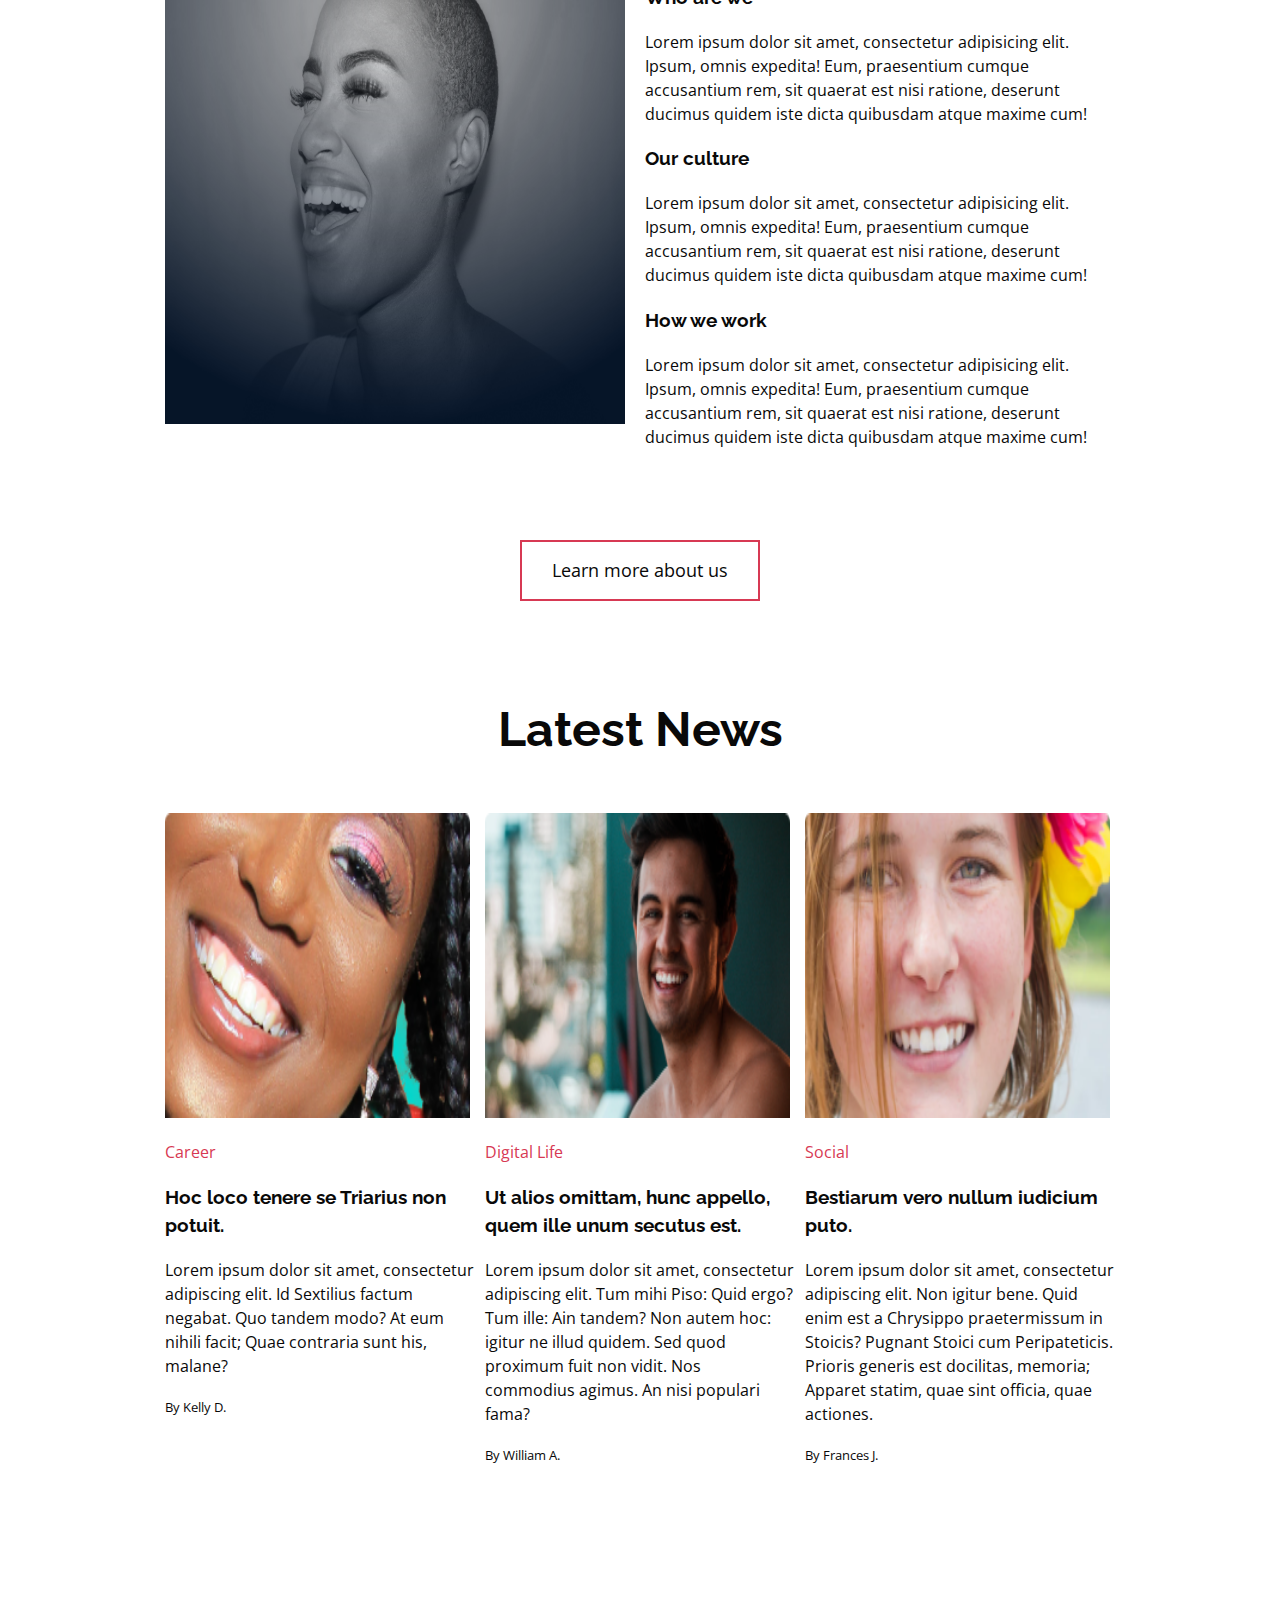
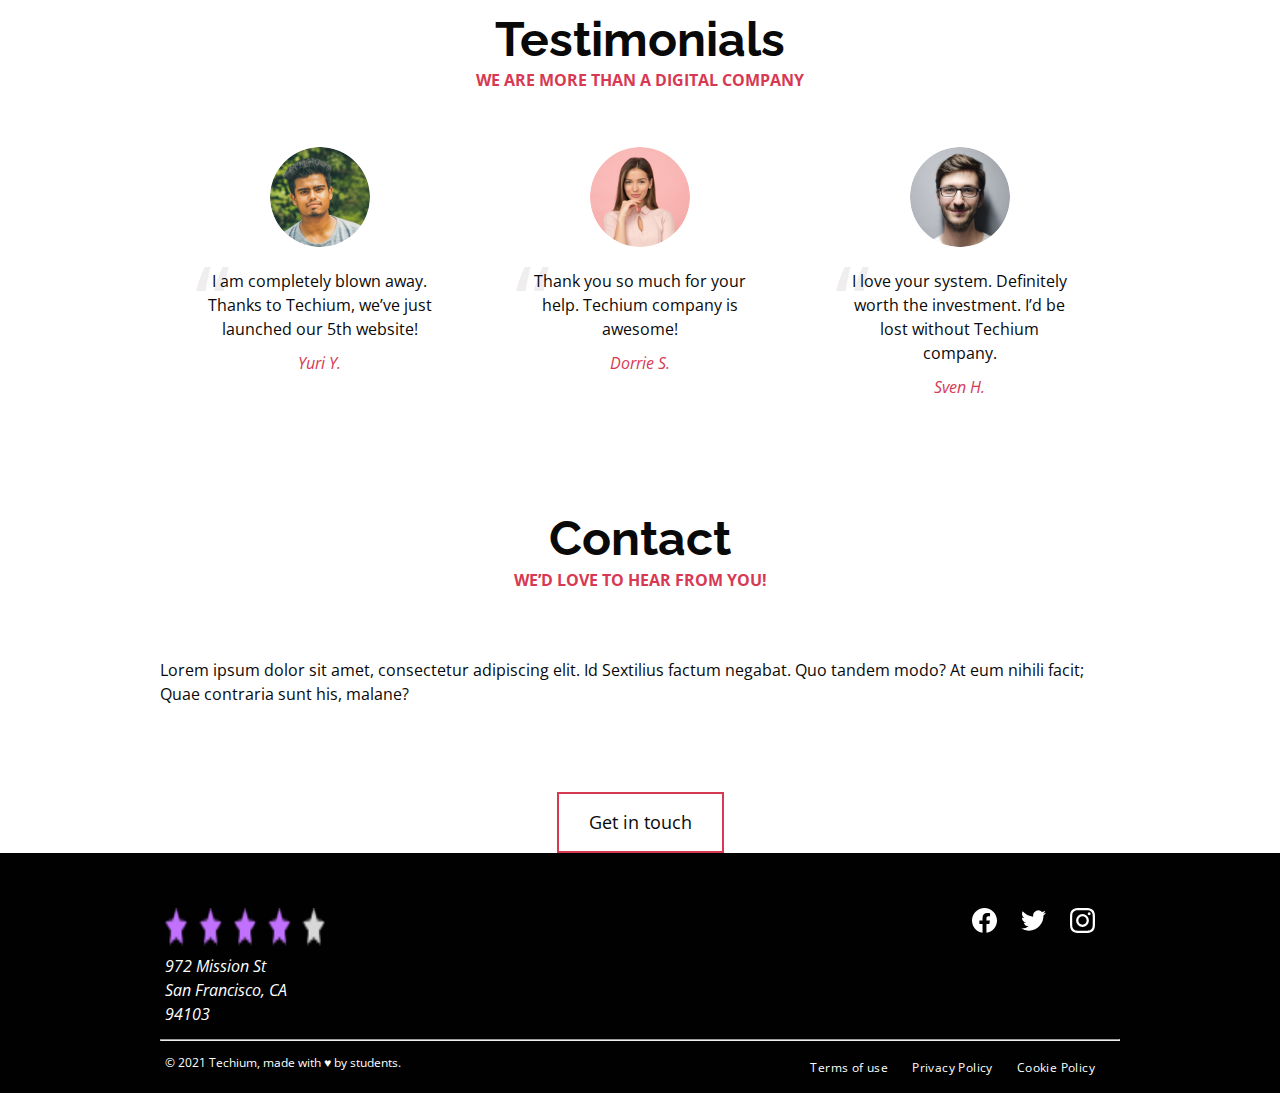
<file: flexbox/5-index.html>
<!DOCTYPE html>
<html lang="en" dir="ltr">
  <head>
    <meta charset="utf-8" />
    <meta
      name="viewport"
      content="width=device-width, initial-scale=1, viewport-fit=cover"
    />
    <title>Homepage - Techium</title>
    <meta
      name="description"
      content="Description of the page less than 150 characters"
    />
    <link rel="icon" type="image/png" href="images/favicon.jpg" />
    <link
      href="https://fonts.googleapis.com/css?family=Open+Sans:400,700|Raleway:700&display=swap"
      rel="stylesheet"
    />
    <link rel="stylesheet" href="0-styles.css" />
  </head>
  <body>
    <!– Header –>
    <header class="header" data-section-theme="dark">
      <div class="container">
        <div class="header-container">
          <div class="header-logo">
            <a href="#">
              <img
                src="images/logo.png"
                alt="Techium logo"
                width="160"
                height="40"
              />
            </a>
          </div>
          <nav class="navbar-menu">
            <ul class="nav">
              <li class="nav-item">
                <a href="#" class="nav-link">Home</a>
              </li>
              <li class="nav-item">
                <a href="#services" class="nav-link">Services</a>
              </li>
              <li class="nav-item">
                <a href="#works" class="nav-link">Works</a>
              </li>
              <li class="nav-item">
                <a href="#about" class="nav-link">About</a>
              </li>
              <li class="nav-item">
                <a href="#latest_news" class="nav-link">Latest news</a>
              </li>
              <li class="nav-item">
                <a href="#testimonials" class="nav-link">Testimonials</a>
              </li>
              <li class="nav-item">
                <a href="#contact" class="nav-link">Contact</a>
              </li>
            </ul>
          </nav>
        </div>
      </div>
    </header>
    <!– Main –>
    <main>
      <!– Hero section –>
      <section class="section-hero" data-section-theme="dark">
        <div class="container">
          <div class="section-body">
            <section class="section-inner">
              <h2 class="section-title">We help you build your brand</h2>
              <a href="#" class="button">Get Started</a>
            </section>
          </div>
        </div>
      </section>
      <!– Services section –>
      <section id="services" class="section section-services">
        <div class="container">
          <header class="section-header">
            <h2 class="section-title">Services</h2>
            <p class="section-tagline">We work with you</p>
          </header>
          <div class="section-body">
            <ul class="row">
              <li class="col-1-3">
                <div class="card-services">
                  <h3 class="card-title"><a href="#">Design & Concept</a></h3>
                </div>
              </li>
              <li class="col-1-3">
                <div class="card-services">
                  <h3 class="card-title"><a href="#">Digital Strategy</a></h3>
                </div>
              </li>
              <li class="col-1-3">
                <div class="card-services">
                  <h3 class="card-title"><a href="#">Content Strategy</a></h3>
                </div>
              </li>
              <li></li>
              <li></li>
              <li></li>
            </ul>
          </div>
        </div>
      </section>

      <!– Works section –>
      <section
        id="works"
        class="section section-works"
        data-section-theme="dark"
      >
        <div class="container">
          <header class="section-header">
            <h2 class="section-title">Works</h2>
            <p class="section-tagline">Take a look at our portfolio</p>
          </header>
          <div class="section-body">
            <ul class="row">
              <li class="col-1-3">
                <article class="card-work">
                  <div class="card-outer">
                    <div class="card-image">
                      <img src="./images/9.png" alt="" />
                    </div>
                    <div class="card-inner">
                      <h3 class="card-title">
                        <a href="#">Interior Design</a>
                      </h3>
                    </div>
                  </div>
                </article>
              </li>
              <li class="col-1-3">
                <article class="card-work">
                  <div class="card-outer">
                    <div class="card-image">
                      <img src="./images/8.png" alt="" />
                    </div>
                    <div class="card-inner">
                      <h3 class="card-title">
                        <a href="#">Web Development</a>
                      </h3>
                    </div>
                  </div>
                </article>
              </li>
              <li class="col-1-3">
                <article class="card-work">
                  <div class="card-outer">
                    <div class="card-image">
                      <img src="./images/7.png" alt="" />
                    </div>
                    <div class="card-inner">
                      <h3 class="card-title">
                        <a href="#">Personal Development</a>
                      </h3>
                    </div>
                  </div>
                </article>
              </li>
            </ul>
          </div>
        </div>
      </section>
      <!– About Us section –>
      <section id="about" class="section section-about-us">
        <div class="container">
          <header class="section-header">
            <h2 class="section-title">About Us</h2>
            <p class="section-tagline">Everything about us</p>
          </header>
          <div class="section-body">
            <div class="row">
              <div class="col-1-2">
                <img
                  src="./images/Object.png"
                  alt=""
                  width="460"
                  height="460"
                />
              </div>
              <div class="col-1-2">
                <h3>Who are we</h3>
                <p>
                  Lorem ipsum dolor sit amet, consectetur adipisicing elit.
                  Ipsum, omnis expedita! Eum, praesentium cumque accusantium
                  rem, sit quaerat est nisi ratione, deserunt ducimus quidem
                  iste dicta quibusdam atque maxime cum!
                </p>
                <h3>Our culture</h3>
                <p>
                  Lorem ipsum dolor sit amet, consectetur adipisicing elit.
                  Ipsum, omnis expedita! Eum, praesentium cumque accusantium
                  rem, sit quaerat est nisi ratione, deserunt ducimus quidem
                  iste dicta quibusdam atque maxime cum!
                </p>
                <h3>How we work</h3>
                <p>
                  Lorem ipsum dolor sit amet, consectetur adipisicing elit.
                  Ipsum, omnis expedita! Eum, praesentium cumque accusantium
                  rem, sit quaerat est nisi ratione, deserunt ducimus quidem
                  iste dicta quibusdam atque maxime cum!
                </p>
              </div>
            </div>
          </div>
          <div class="section-footer">
            <a href="#" class="button">Learn more about us</a>
          </div>
        </div>
      </section>
      <!– Latest news section –>
      <section id="latest_news" class="section section-latest-news">
        <div class="container">
          <header class="section-header">
            <h2 class="section-title">Latest News</h2>
          </header>
          <div class="section-body">
            <ul class="row">
              <li class="col-1-3">
                <article class="card-blog">
                  <div>
                    <img src="./images/9.png" alt="" width="305" height="305" />
                  </div>
                  <p class="card-category">Career</p>
                  <h3>
                    <a href="#">Hoc loco tenere se Triarius non potuit.</a>
                  </h3>
                  <p>
                    Lorem ipsum dolor sit amet, consectetur adipiscing elit. Id
                    Sextilius factum negabat. Quo tandem modo? At eum nihili
                    facit; Quae contraria sunt his, malane?
                  </p>
                  <small>By Kelly D.</small>
                </article>
              </li>
              <li class="col-1-3">
                <article class="card-blog">
                  <div>
                    <img src="./images/8.png" alt="" width="305" height="305" />
                  </div>
                  <p class="card-category">Digital Life</p>
                  <h3>
                    <a href="#"
                      >Ut alios omittam, hunc appello, quem ille unum secutus
                      est.</a
                    >
                  </h3>
                  <p>
                    Lorem ipsum dolor sit amet, consectetur adipiscing elit. Tum
                    mihi Piso: Quid ergo? Tum ille: Ain tandem? Non autem hoc:
                    igitur ne illud quidem. Sed quod proximum fuit non vidit.
                    Nos commodius agimus. An nisi populari fama?
                  </p>
                  <small>By William A.</small>
                </article>
              </li>
              <li class="col-1-3">
                <article class="card-blog">
                  <div>
                    <img src="./images/7.png" alt="" width="305" height="305" />
                  </div>
                  <p class="card-category">Social</p>
                  <h3><a href="#">Bestiarum vero nullum iudicium puto.</a></h3>
                  <p>
                    Lorem ipsum dolor sit amet, consectetur adipiscing elit. Non
                    igitur bene. Quid enim est a Chrysippo praetermissum in
                    Stoicis? Pugnant Stoici cum Peripateticis. Prioris generis
                    est docilitas, memoria; Apparet statim, quae sint officia,
                    quae actiones.
                  </p>
                  <small>By Frances J.</small>
                </article>
              </li>
            </ul>
          </div>
        </div>
      </section>
      <!– Testimonials section –>
      <section id="testimonial" class="section section-testimonial">
        <div class="container">
          <header class="section-header">
            <h2 class="section-title">Testimonials</h2>
            <p class="section-tagline">We are more than a digital company</p>
          </header>
          <div class="section-body">
            <ul class="row">
              <li class="col-1-3">
                <article class="card-testimonial">
                  <img
                    src="./images/4.png"
                    alt="Yuri Y. avatar"
                    width="100"
                    height="100"
                    class="card-avatar"
                  />
                  <blockquote class="card-quote">
                    <p>
                      I am completely blown away. Thanks to Techium, we’ve just
                      launched our 5th website!
                      <cite>Yuri Y.</cite>
                    </p>
                  </blockquote>
                </article>
              </li>
              <li class="col-1-3">
                <article class="card-testimonial">
                  <img
                    src="./images/3.png"
                    alt="Dorrie S. avatar"
                    width="100"
                    height="100"
                    class="card-avatar"
                  />
                  <blockquote class="card-quote">
                    <p>
                      Thank you so much for your help. Techium company is
                      awesome!
                      <cite>Dorrie S.</cite>
                    </p>
                  </blockquote>
                </article>
              </li>
              <li class="col-1-3">
                <article class="card-testimonial">
                  <img
                    src="./images/1.png"
                    alt="Sven H. avatar"
                    width="100"
                    height="100"
                    class="card-avatar"
                  />
                  <blockquote class="card-quote">
                    <p>
                      I love your system. Definitely worth the investment. I’d
                      be lost without Techium company.
                      <cite>Sven H.</cite>
                    </p>
                  </blockquote>
                </article>
              </li>
            </ul>
          </div>
        </div>
      </section>
      <!– Contact section –>
      <section id="contact" class="section-contact">
        <div class="container">
          <header class="section-header">
            <h2 class="section-title">Contact</h2>
            <p class="section-tagline">We’d love to hear from you!</p>
          </header>
          <div class="section-body">
            <p>
              Lorem ipsum dolor sit amet, consectetur adipiscing elit. Id
              Sextilius factum negabat. Quo tandem modo? At eum nihili facit;
              Quae contraria sunt his, malane?
            </p>
          </div>
          <div class="section-footer">
            <a href="#" class="button">Get in touch</a>
          </div>
        </div>
      </section>
    </main>
    <!– Footer –>
    <footer class="footer" data-section-theme="dark">
      <div class="container">
        <div class="row">
          <div class="col-1-2">
            <img
              src="./images/rating.png"
              alt="Techium logo"
              width="160"
              height="40"
            />
            <address class="footer-address">
              972 Mission St<br />
              San Francisco, CA<br />
              94103
            </address>
          </div>
          <div class="col-1-2">
            <ul class="social nav">
              <li class="social-item nav-item">
                <a href="https://www.facebook.com" class="social-link">
                  <svg
                    viewbox="0 0 24 24"
                    xmlns="http://www.w3.org/2000/svg"
                    width="25"
                    height="25"
                  >
                    <title>Facebook icon</title>
                    <path
                      d="M23.998 12c0-6.628-5.372-12-11.999-12C5.372 0 0 5.372 0 12c0 5.988 4.388 10.952 10.124 11.852v-8.384H7.078v-3.469h3.046V9.356c0-3.008 1.792-4.669 4.532-4.669 1.313 0 2.686.234 2.686.234v2.953H15.83c-1.49 0-1.955.925-1.955 1.874V12h3.328l-.532 3.469h-2.796v8.384c5.736-.9 10.124-5.864 10.124-11.853z"
                    />
                  </svg>
                </a>
              </li>
              <li class="social-item nav-item">
                <a href="https://twitter.com" class="social-link">
                  <svg
                    viewbox="0 0 24 24"
                    xmlns="http://www.w3.org/2000/svg"
                    width="25"
                    height="25"
                  >
                    <title>Twitter icon</title>
                    <path
                      d="M23.954 4.569a10 10 0 0 1-2.825.775 4.958 4.958 0 0 0 2.163-2.723c-.951.555-2.005.959-3.127 1.184a4.92 4.92 0 0 0-8.384 4.482C7.691 8.094 4.066 6.13 1.64 3.161a4.822 4.822 0 0 0-.666 2.475c0 1.71.87 3.213 2.188 4.096a4.904 4.904 0 0 1-2.228-.616v.061a4.923 4.923 0 0 0 3.946 4.827 4.996 4.996 0 0 1-2.212.085 4.937 4.937 0 0 0 4.604 3.417 9.868 9.868 0 0 1-6.102 2.105c-.39 0-.779-.023-1.17-.067a13.995 13.995 0 0 0 7.557 2.209c9.054 0 13.999-7.496 13.999-13.986 0-.209 0-.42-.015-.63a9.936 9.936 0 0 0 2.46-2.548l-.047-.02z"
                    />
                  </svg>
                </a>
              </li>
              <li class="social-item nav-item">
                <a href="https://www.instagram.com" class="social-link">
                  <svg
                    viewbox="0 0 24 24"
                    xmlns="http://www.w3.org/2000/svg"
                    width="25"
                    height="25"
                  >
                    <title>Instagram icon</title>
                    <path
                      d="M12 0C8.74 0 8.333.015 7.053.072 5.775.132 4.905.333 4.14.63c-.789.306-1.459.717-2.126 1.384S.935 3.35.63 4.14C.333 4.905.131 5.775.072 7.053.012 8.333 0 8.74 0 12s.015 3.667.072 4.947c.06 1.277.261 2.148.558 2.913a5.885 5.885 0 0 0 1.384 2.126A5.868 5.868 0 0 0 4.14 23.37c.766.296 1.636.499 2.913.558C8.333 23.988 8.74 24 12 24s3.667-.015 4.947-.072c1.277-.06 2.148-.262 2.913-.558a5.898 5.898 0 0 0 2.126-1.384 5.86 5.86 0 0 0 1.384-2.126c.296-.765.499-1.636.558-2.913.06-1.28.072-1.687.072-4.947s-.015-3.667-.072-4.947c-.06-1.277-.262-2.149-.558-2.913a5.89 5.89 0 0 0-1.384-2.126A5.847 5.847 0 0 0 19.86.63c-.765-.297-1.636-.499-2.913-.558C15.667.012 15.26 0 12 0zm0 2.16c3.203 0 3.585.016 4.85.071 1.17.055 1.805.249 2.227.415.562.217.96.477 1.382.896.419.42.679.819.896 1.381.164.422.36 1.057.413 2.227.057 1.266.07 1.646.07 4.85s-.015 3.585-.074 4.85c-.061 1.17-.256 1.805-.421 2.227a3.81 3.81 0 0 1-.899 1.382 3.744 3.744 0 0 1-1.38.896c-.42.164-1.065.36-2.235.413-1.274.057-1.649.07-4.859.07-3.211 0-3.586-.015-4.859-.074-1.171-.061-1.816-.256-2.236-.421a3.716 3.716 0 0 1-1.379-.899 3.644 3.644 0 0 1-.9-1.38c-.165-.42-.359-1.065-.42-2.235-.045-1.26-.061-1.649-.061-4.844 0-3.196.016-3.586.061-4.861.061-1.17.255-1.814.42-2.234.21-.57.479-.96.9-1.381.419-.419.81-.689 1.379-.898.42-.166 1.051-.361 2.221-.421 1.275-.045 1.65-.06 4.859-.06l.045.03zm0 3.678a6.162 6.162 0 1 0 0 12.324 6.162 6.162 0 1 0 0-12.324zM12 16c-2.21 0-4-1.79-4-4s1.79-4 4-4 4 1.79 4 4-1.79 4-4 4zm7.846-10.405a1.441 1.441 0 0 1-2.88 0 1.44 1.44 0 0 1 2.88 0z"
                    />
                  </svg>
                </a>
              </li>
            </ul>
          </div>
        </div>
        <hr />
        <div class="row">
          <div class="col-1-2">
            <p class="footer-copyright">
              © 2021 Techium, made with ♥ by students.
            </p>
          </div>
          <div class="col-1-2">
            <ul class="footer-nav nav">
              <li class="footer-nav-item nav-item">
                <a href="#" class="footer-nav-link">Terms of use</a>
              </li>
              <li class="footer-nav-item nav-item">
                <a href="#" class="footer-nav-link">Privacy Policy</a>
              </li>
              <li class="footer-nav-item nav-item">
                <a href="#" class="footer-nav-link">Cookie Policy</a>
              </li>
            </ul>
          </div>
        </div>
      </div>
    </footer>
  </body>
</html>
</file>
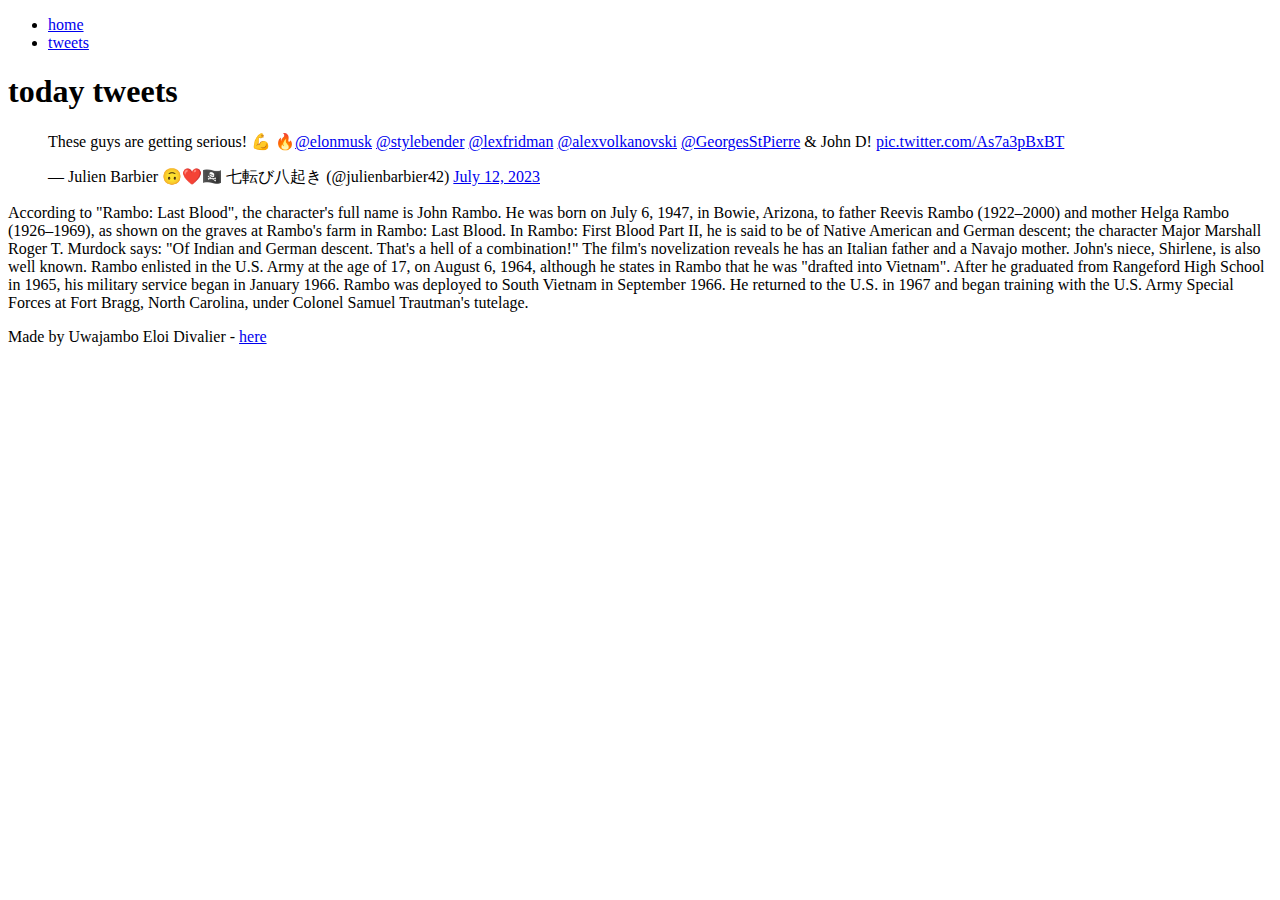
<file: html_basic/tweets.html>
<!DOCTYPE html>
<html lang="en" dir="ltr">
  <head>
    <meta charset="utf-8">
    <title>html and css</title>
  </head>
  <body>
    <header>
      <ul>
        <li><a href="./index.html">home</a></li>
        <li><a href="#">tweets</a></li>
      </ul>
    </header>

    <main>
      <article class="">
        <h1>today tweets</h1>
        <blockquote class="twitter-tweet"><p lang="en" dir="ltr">These guys are getting serious! 💪 🔥<a href="https://twitter.com/elonmusk?ref_src=twsrc%5Etfw">@elonmusk</a> <a href="https://twitter.com/stylebender?ref_src=twsrc%5Etfw">@stylebender</a> <a href="https://twitter.com/lexfridman?ref_src=twsrc%5Etfw">@lexfridman</a> <a href="https://twitter.com/alexvolkanovski?ref_src=twsrc%5Etfw">@alexvolkanovski</a> <a href="https://twitter.com/GeorgesStPierre?ref_src=twsrc%5Etfw">@GeorgesStPierre</a> &amp; John D! <a href="https://t.co/As7a3pBxBT">pic.twitter.com/As7a3pBxBT</a></p>&mdash; Julien Barbier 🙃❤️🏴‍☠️ 七転び八起き (@julienbarbier42) <a href="https://twitter.com/julienbarbier42/status/1679081064306823171?ref_src=twsrc%5Etfw">July 12, 2023</a></blockquote>
        <script async src="https://platform.twitter.com/widgets.js">
        </script>
      </article>
    <aside class="">
      <p>According to "Rambo: Last Blood", the character's full name is John Rambo. He was born on July 6, 1947, in Bowie, Arizona, to father Reevis Rambo (1922–2000) and mother Helga Rambo (1926–1969), as shown on the graves at Rambo's farm in Rambo: Last Blood. In Rambo: First Blood Part II, he is said to be of Native American and German descent; the character Major Marshall Roger T. Murdock says: "Of Indian and German descent. That's a hell of a combination!" The film's novelization reveals he has an Italian father and a Navajo mother. John's niece, Shirlene, is also well known. Rambo enlisted in the U.S. Army at the age of 17, on August 6, 1964, although he states in Rambo that he was "drafted into Vietnam". After he graduated from Rangeford High School in 1965, his military service began in January 1966. Rambo was deployed to South Vietnam in September 1966. He returned to the U.S. in 1967 and began training with the U.S. Army Special Forces at Fort Bragg, North Carolina, under Colonel Samuel Trautman's tutelage.
      </p>
    </aside>

    </main>
    <footer>Made by Uwajambo Eloi Divalier - <a href="https://github.com/Divalier?tab=repositories" target="_blank">here</a></footer>
  </body>
</html>
</file>
<file: css_advanced/styles.css>
/* general */
body {
  margin: 0px;
}

/* general--class */
.pad {
  padding: 0px 18% 0px 18%;
}
/* header section */
header {
  position: absolute;
}
header {
  display: flex;
  flex-direction: row;
  width: 70%;
  height: 120px;
  align-content: center;
  align-self: center;
  align-items: center;
  justify-content: space-between;
  padding: 0% 15% 0% 15%;
}
header ul {
  display: flex;
  flex-direction: row;
  text-decolation: none;
  justify-content: space-between;
  align-self: center;
  list-style-type: none;
  width: 234px;
  font-family: Source Sans Pro;
  font-size: 12px;
  font-weight: 700;
  line-height: 15px;
  letter-spacing: 0px;
  text-align: left;
  color: white;
}
header ul,
.header ul {
  align-self: center;
}
header .logo,
.header .logo {
  margin: 0% 0% 0% 18%;
  align-self: center;
}
header .menu,
.header .menu {
  margin: 0% 18% 0% 0%;
}
header a,
.header a {
  color: white;
  text-decoration: none;
  margin-right: 20px;
}
header a:hover {
  color: #c271ff;
}
.side-menu {
  display: none;
}
/* main section */
.main {
  display: flex;
  background-image: url("image/background.png");
  background-position: center;
  background-repeat: no-repeat;
  background-size: cover;
  height: 1093px;
  flex-direction: column;
  justify-content: space-between;
  align-items: center;
  z-index: 100;
  color: white;
}
.main-int {
  display: flex;
  flex-direction: column;
  align-self: center;
  margin-top: 8%;
}
.main ul {
  display: flex;
  flex-direction: row;
  text-decolation: none;
  justify-content: space-between;
  align-self: center;
  list-style-type: none;
  width: 300px;
  font-family: Source Sans Pro;
  font-size: 16px;
  font-weight: 700;
  line-height: 20px;
  letter-spacing: 0px;
  text-align: center;
}
.main ul li:hover {
  color: #c271ff;
}

.main-card {
  display: flex;
  flex-direction: row;
  align-self: baseline;
}

.main-int h1 {
  width: 684px;
  height: 30px;
  font-family: Source Sans Pro;
  font-size: 120px;
  font-weight: 700;
  line-height: 151px;
  letter-spacing: 0px;
  text-align: center;
  justify-content: center;
}

.main-int button,
.member button {
  width: 162px;
  height: 44px;
  background: #c271ff;
  border: none;
  border-radius: 44px;
  box-shadow: 0px 10px 20px black;
  align-self: center;
  font-family: Source Sans Pro;
  font-size: 14px;
  font-weight: 600;
  line-height: 18px;
  letter-spacing: 0px;
  text-align: center;
  color: white;
  margin: 25px;
  transition: 1s;
}
.main-int button:hover,
.member button:hover {
  opacity: 0.6;
  box-shadow: 0px 0px 30px white;
}
.main-cards h3 {
  font-family: Source Sans Pro;
  font-size: 32px;
  font-weight: 300;
  line-height: 40px;
  letter-spacing: 0px;
  text-align: center;
  font-family: Source Sans Pro;
  font-size: 32px;
  font-weight: 700;
  line-height: 40px;
  letter-spacing: 0px;
  text-align: center;
}

.main-cards .clh {
  color: #c271ff;
}
.main-card {
  display: flex;
  flex-direction: row;
  justify-content: space-between !important;
  height: 247px;
  width: 1009px;
  margin: 5% 0% 10% 0%;
}
.main-card p {
  width: 150px;
  height: 1px;
  font-family: Source Sans Pro;
  font-size: 16px;
  font-style: italic;
  font-weight: 400;
  line-height: 24px;
  letter-spacing: 0px;
  text-align: center;
}
.main-card h4 {
  width: 150px;
  height: 1px;
  font-family: Source Sans Pro;
  font-size: 18px;
  font-weight: 900;
  line-height: 27px;
  letter-spacing: 0px;
  text-align: center;
}

/* section qoute */

.qoute {
  display: flex;
  flex-direction: row;
  justify-content: center;
  align-items: center;
  background: #c271ff;
  width: 100%;
  height: 392px;
  color: white;
}
.qoute .qoutetx {
  margin: 30px;
}
.qoute p {
  width: 730px;
  height: 43px;
  font-family: Source Sans Pro;
  font-size: 22px;
  font-weight: 400;
  line-height: 34px;
  letter-spacing: 0px;
  text-align: left;
}
.qoute h4 {
  width: 129px;
  height: 3px;
  font-family: Source Sans Pro;
  font-size: 22px;
  font-weight: 700;
  line-height: 34px;
  letter-spacing: 0px;
  text-align: left;
}

/* section video */
.video {
  display: flex;
  flex-direction: column;
  justify-content: center;
  align-items: center;
  width: 80%;
  height: auto;
  padding: 5% 10% 5% 10%;
}

.video h3 {
  width: 294px;
  height: 40px;
  font-family: Source Sans Pro;
  font-size: 32px;
  font-weight: 700;
  line-height: 40px;
  letter-spacing: 0px;
  text-align: center;
  font-family: Source Sans Pro;
  font-size: 32px;
  font-weight: 300;
  line-height: 40px;
  letter-spacing: 0px;
  text-align: center;
  margin-bottom: 10%;
}

.video h3 span {
  color: #c271ff;
}
.video-card {
  width: 100%;
  display: flex;
  flex-direction: row;
  justify-content: space-between;
  align-items: center;
}
.video-card h4 {
  width: 100%;
  height: 20px;
  font-family: Source Sans Pro;
  font-size: 16px;
  font-weight: 700;
  line-height: 20px;
  letter-spacing: 0px;
  text-align: left;
}
.vdes {
  width: 242px;
  height: 48px;
  font-family: Source Sans Pro;
  font-size: 14px;
  font-weight: 400;
  line-height: 24px;
  letter-spacing: 0px;
  text-align: left;
  color: #07162980;
}
.vgdes {
  padding: 0px 26px;
  height: auto;
}
.vcard {
  width: 255px;
  height: 335px;
  overflow: hidden;
}
.vimg {
  width: 255px;
  height: 154px;
  display: flex;
  justify-content: center;
  align-items: center;
  border-radius: 5px 5px 0px 0px;
  background-position: center;
  background-repeat: no-repeat;
  background-size: cover;
  transition: 1s;
}
.vimg svg {
  border-radius: 100%;
  border-color: #c271ff;
}
.vimg:hover svg {
  border: solid 4px #c271ff;
}
.vimg1 {
  background-image: url("image/preview.png");
}
.vimg2 {
  background-image: url("image/preview (1).png");
}
.vimg3 {
  background-image: url("image/preview (2).png");
}
.vimg4 {
  background-image: url("image/preview (3).png");
}
.vpers,
.vrat {
  width: 100%;
  height: 30px;
  display: flex;
  flex-direction: row;
  align-items: center;
}
.vrat {
  justify-content: space-between;
}
.vpers p,
.vrat p {
  width: auto;
  height: auto;
  color: #c271ff;
  font-family: Source Sans Pro;
  font-size: 14px;
  font-weight: 600;
  line-height: 27px;
  letter-spacing: 0px;
  text-align: left;
}
.vpers p {
  margin-left: 10px;
}
.vpers img {
  width: 30px;
  height: 30px;
}
/* section m ember */

.member {
  width: 100%;
  height: 502px;
  background: #071629;
  display: flex;
  flex-direction: column;
  justify-content: center;
  align-items: center;
}
.mcard {
  color: white;
  display: flex;
  flex-direction: row;
  justify-content: center;
  align-items: center;
}
.mcard div {
  width: 257px;
  height: 153px;
  display: flex;
  flex-direction: column;
  justify-content: center;
  align-items: center;
}

.mcard div p:nth-child(2) {
  width: 256px;
  height: 6px;
  font-family: Source Sans Pro;
  font-size: 18px;
  font-weight: 600;
  line-height: 26px;
  letter-spacing: 0px;
  text-align: center;
}

.mcard div p:nth-child(3) {
  width: 212px;
  height: 52px;
  color: #ffffff;
  font-family: Source Sans Pro;
  font-size: 14px;
  font-weight: 400;
  line-height: 26px;
  letter-spacing: 0px;
  text-align: center;
}
.member h3 {
  width: auto;
  height: 40px;
  color: white;
  margin-bottom: 5%;
  font-family: Source Sans Pro;
  font-size: 32px;
  font-weight: 300;
  line-height: 40px;
  letter-spacing: 0px;
  text-align: center;
  font-family: Source Sans Pro;
  font-size: 32px;
  font-weight: 700;
  line-height: 40px;
  letter-spacing: 0px;
  text-align: center;
}
.member h3 span {
  color: #c271ff;
}
.member button {
  margin-top: 5%;
}

/* section faq */
.faq {
  width: 100%;
  height: auto;
  display: flex;
  flex-direction: column;
  justify-content: center;
  align-items: center;
  align-self: center;
}
.faq h3 {
  width: 136px;
  height: 75px;
  font-family: Source Sans Pro;
  font-size: 60px;
  font-weight: 300;
  line-height: 75px;
  letter-spacing: 0px;
  text-align: center;
}
.fcard {
  width: 920px;
  display: grid;
  grid-template-rows: 350px 350px;
  grid-template-columns: 242px 242px;
  grid-gap: 0px 320px;
  text-align: center;
}
.fcard div p:nth-child(1) {
  width: 145px;
  height: 20px;
  font-family: Source Sans Pro;
  font-size: 16px;
  font-weight: 700;
  line-height: 20px;
  letter-spacing: 0px;
  text-align: left;
  margin-bottom: 30px;
}
.fcard div p:nth-child(2) {
  width: 350px;
  height: 192px;
  font-family: Source Sans Pro;
  font-size: 14px;
  font-weight: 400;
  line-height: 24px;
  letter-spacing: 0px;
  text-align: left;
  color: #07162980;
}
/* section footer */
footer {
  width: 100%;
  height: 249px;
  background: #071629;
  display: flex;
  flex-direction: column;
  justify-content: center;
  align-items: center;
}
footer div:first-child {
  width: 70%;
  display: flex;
  flex-direction: row;
  justify-content: space-between;
  align-items: center;
  padding: 0% 15% 0% 15%;
}
.social {
  width: 130px !important;
  height: 30px;
  display: flex;
  flex-direction: row;
  justify-content: space-between;
}
footer .social img {
  width: 30px;
  height: 30px;
}

footer div:last-child {
  width: 96px;
  height: 15px;
  font-family: Source Sans Pro;
  font-size: 12px;
  font-weight: 400;
  line-height: 15px;
  letter-spacing: 0px;
  text-align: left;
  color: #ffffff;
  margin-top: 50px;
}
</file>
<file: css_basic/base.css>
/* Importing webfonts */
/* (If you're learning CSS, you should disregard that) */

@import url(https://fonts.googleapis.com/css?family=Yeseva+One);
@import url(https://fonts.googleapis.com/css?family=Josefin+Sans:400,700,700italic,400italic);

/* CSS reset rules */

html,
body {
  height: 100%;
  min-height: 100%;
}
html,
body,
div,
span,
applet,
object,
iframe,
h1,
h2,
h3,
h4,
h5,
h6,
p,
blockquote,
pre,
a,
abbr,
acronym,
address,
big,
cite,
code,
del,
dfn,
img,
ins,
kbd,
q,
s,
samp,
small,
strike,
sub,
sup,
tt,
var,
b,
u,
i,
center,
dl,
dt,
dd,
fieldset,
form,
label,
legend,
table,
caption,
tbody,
tfoot,
thead,
tr,
th,
td,
article,
aside,
canvas,
details,
embed,
figure,
figcaption,
footer,
header,
hgroup,
menu,
nav,
output,
ruby,
section,
summary,
time,
mark,
audio,
video {
  margin: 0;
  padding: 0;
  border: 0;
  font-size: 100%;
  font: inherit;
  vertical-align: baseline;
}
/* HTML5 display-role reset for older browsers */
article,
aside,
details,
figcaption,
figure,
footer,
header,
hgroup,
menu,
nav,
section {
  display: block;
}
body {
  line-height: 1;
}
blockquote,
q {
  quotes: none;
}
blockquote:before,
blockquote:after,
q:before,
q:after {
  content: "";
  content: none;
}
table {
  border-collapse: collapse;
  border-spacing: 0;
}

/* Fonts and colors */

body {
  font-family: "Josefin Sans", serif;
  color: rgba(0, 0, 0, 0.8);
}
h1,
h2,
h3,
h4,
h5,
h6,
header {
  font-family: "Yeseva One", sans-serif;
}
article {
}
header {
  border-bottom: 1px solid rgb(221, 221, 221);
  transition: border-bottom-color 1s ease;
}
header a {
  color: rgba(0, 0, 0, 0.8);
}
aside {
  background: #fafafa;
}
aside p {
  border: 1px solid #bbb;
  background: #ddd;
  color: black;
}
footer a {
  color: rgba(0, 0, 0, 0.8);
}
a {
  color: #f80002;
}

/* Positioning and margins */

@media (min-width: 1100px) {
  body {
    width: 1100px;
    margin: 0 auto;
  }
}

article {
  padding: 50px 15px;
}
article > *:first-child {
  margin-top: 0;
}
aside {
  padding: 50px 15px;
}
header .right {
  float: right;
  margin: 0 10px 15px;
}

/* Header */
header {
  padding: 20px 0;
  height: 80px;
}
header ul {
  list-style: none;
  margin: 0;
  padding: 0;
}
header li {
  display: inline;
  vertical-align: middle;
}
header li:first-child {
  margin: 0;
}
header li a {
  margin: 0 10px;
}
header li.logo {
  font-size: 36px;
}
header a {
  text-decoration: none;
}

/* Aside */

aside p {
  border-radius: 10px;
  padding: 20px 20px;
}

/* Footer */

footer {
  padding: 5px 15px;
  height: 80px;
}

/* Text styles and margins */

p {
  margin-bottom: 15px;
}
h1 {
  font-size: 36px;
  margin: 40px 0 20px;
}
h2 {
  font-size: 32px;
  margin: 30px 0 15px;
}
h3 {
  font-size: 28px;
  margin: 25px 0 10px;
}
h4 {
  font-size: 20px;
  font-weight: bold;
  margin: 20px 0 10px;
}
h5 {
  font-size: 18px;
  font-weight: bold;
  margin: 15px 0 10px;
}
h6 {
  font-weight: bold;
  margin: 5px 0;
}

@media (max-width: 800px) {
  body.works_on_smartphone {
    display: block;
  }
  body.works_on_smartphone main {
    display: block;
  }
  header .right {
    float: none;
  }
}
</file>
<file: css_basic/styles.css>
body, main {
  display: flex;
}

body {
  flex-direction: column;
}
main{
    flex:auto
    flex-direction: row;
}
article{
    flex:2;
}
aside{
    flex:1;
    overflow-y:auto;
}
</file>
<file: flexbox/0-styles.css>
/* SUMMARY
    1. GLOBAL
    2. LAYOUT
    3. SECTION
    4. CARD
*/

/*** 1. GLOBAL ***/

/* Reset / Normalize
   ============================= */

/*! normalize.css v8.0.1 | MIT License | github.com/necolas/normalize.css */
html {
  line-height: 1.15;
  -webkit-text-size-adjust: 100%;
}
body {
  margin: 0;
}
main {
  display: block;
}
h1 {
  font-size: 2em;
  margin: 0.67em 0;
}
hr {
  box-sizing: content-box;
  height: 0;
  overflow: visible;
}
pre {
  font-family: monospace, monospace;
  font-size: 1em;
}
a {
  background-color: transparent;
}
abbr[title] {
  border-bottom: none;
  text-decoration: underline;
  text-decoration: underline dotted;
}
b,
strong {
  font-weight: bolder;
}
code,
kbd,
samp {
  font-family: monospace, monospace;
  font-size: 1em;
}
small {
  font-size: 80%;
}
sub,
sup {
  font-size: 75%;
  line-height: 0;
  position: relative;
  vertical-align: baseline;
}
sub {
  bottom: -0.25em;
}
sup {
  top: -0.5em;
}
img {
  border-style: none;
}
button,
input,
optgroup,
select,
textarea {
  font-family: inherit;
  font-size: 100%;
  line-height: 1.15;
  margin: 0;
}
button,
input {
  overflow: visible;
}
button,
select {
  text-transform: none;
}
[type="button"],
[type="reset"],
[type="submit"],
button {
  -webkit-appearance: button;
}
[type="button"]::-moz-focus-inner,
[type="reset"]::-moz-focus-inner,
[type="submit"]::-moz-focus-inner,
button::-moz-focus-inner {
  border-style: none;
  padding: 0;
}
[type="button"]:-moz-focusring,
[type="reset"]:-moz-focusring,
[type="submit"]:-moz-focusring,
button:-moz-focusring {
  outline: 1px dotted ButtonText;
}
fieldset {
  padding: 0.35em 0.75em 0.625em;
}
legend {
  box-sizing: border-box;
  color: inherit;
  display: table;
  max-width: 100%;
  padding: 0;
  white-space: normal;
}
progress {
  vertical-align: baseline;
}
textarea {
  overflow: auto;
}
[type="checkbox"],
[type="radio"] {
  box-sizing: border-box;
  padding: 0;
}
[type="number"]::-webkit-inner-spin-button,
[type="number"]::-webkit-outer-spin-button {
  height: auto;
}
[type="search"] {
  -webkit-appearance: textfield;
  outline-offset: -2px;
}
[type="search"]::-webkit-search-decoration {
  -webkit-appearance: none;
}
::-webkit-file-upload-button {
  -webkit-appearance: button;
  font: inherit;
}
details {
  display: block;
}
summary {
  display: list-item;
}
template {
  display: none;
}
[hidden] {
  display: none;
}

/* Variables
   ============================= */

:root {
  --color-primary: #d73953;
  --color-black: #090909;
  --color-white: #ffffff;
  --color-grey: #a0a0a0;
  --color-light-grey: #f3f3f3;
  --color-dark-grey: #353535;

  --text-color: var(--color-black);

  --font-family-base: "Open Sans", "Helvetica Neue", Helvetica, Arial,
    sans-serif;
  --font-family-title: "Raleway", "Helvetica Neue", Helvetica, Arial, sans-serif;

  --font-size-small: 1.2rem;
  --font-size-medium: 1.6rem;
  --font-size-large: 1.8rem;
  --font-size-x-large: 2.3rem;
  --font-size-xx-large: 4.8rem;

  --font-weight-regular: 400;
  --font-weight-bold: 700;

  --line-height-small: 1.2;
  --line-height-base: 1.5;
  --line-height-big: 1.8;

  /** SECTION **/
  --section-padding: 5rem 0;
  --section-header-padding: 0 0 3rem;
  --section-header-align: center;
  --section-title-font-size: var(--font-size-xx-large);
  --section-title-font-weight: var(--font-weight-bold);
  --section-title-line-height: var(--line-height-small);
  --section-title-margin: 0;
  --section-title-color: var(--color-black);
  --section-tagline-transform: uppercase;
  --section-tagline-color: var(--color-primary);
  --section-tagline-font-family: var(--font-family-headings);
  --section-tagline-font-weight: var(--font-weight-bold);
  --section-tagline-margin: 0;
  --section-body-padding: 2rem 0 4rem;
  --section-footer-padding: 3rem 0 0;
  --section-footer-align: center;

  /** HEADER **/
  --header-padding: 4rem 0 0;
  --header-logo-position: relative;
  --header-logo-link-display: inline-block;
  --header-logo-link-position: absolute;
  --header-logo-link-top: -1rem;
  --header-logo-link-left: 0;

  /** FOOTER **/
  --footer-padding: 5rem 0 1rem;

  /** NAVBAR **/
  --nav-item-font-family: var(--font-family-headings);
  --nav-item-font-weight: var(--font-weight-bold);
  --nav-item-font-size: var(--font-size-medium);
  --nav-item-letter-spacing: 0.04rem;
  --nav-item-display: inline-block;
  --nav-item-margin: 0 2rem 0 0;
  --nav-item-link-hover: var(--color-white);

  /** BUTTON **/
  --button-display: inline-block;
  --button-padding: 1.5rem 3rem;
  --button-border: var(--color-primary) solid 0.2rem;
  --button-color: var(--color-black);
  --button-text-decoration: none;
  --button-font-size: var(--font-size-large);
  --button-hover-color: var(--color-white);
  --button-hover-text-decoration: none;
  --button-hover-background: var(--color-primary);

  /** MOTION **/
  --transition-duration: 0.3s;
  --transition-cubic-bezier: cubic-bezier(0.17, 0.67, 0, 1.01);
}

/* Base
      ============================= */

*,
*:before,
*:after {
  box-sizing: border-box;
}

html {
  scroll-behavior: smooth;
  font-size: 62.5%;
}

body {
  color: var(--text-color);
  font-family: var(--font-family-base);
  font-size: var(--font-size-medium);
  font-weight: var(--font-weight-regular);
  line-height: var(--line-height-base);
}

h1,
h2,
h3,
h4,
h5,
h6 {
  font-family: var(--font-family-title);
  font-weight: var(--font-weight-bold);
}

a {
  color: var(--text-color);
  text-decoration: none;
}

a:visited {
  font-style: italic;
}

a:hover {
  text-decoration: underline;
}

a:active {
  background-color: var(--color-light-grey);
}

.button {
  display: var(--button-display);
  padding: var(--button-padding);
  border: var(--button-border);
  font-size: var(--button-font-size);
  color: var(--button-color);
  text-decoration: var(--button-text-decoration);
}

.button:hover {
  color: var(--button-hover-color);
  text-decoration: var(--button-hover-text-decoration);
  background: var(--button-hover-background);
  transition-duration: var(--transition-duration);
  transition-property: color, background-color;
}

/* Helpers
      ============================= */

.visually-hidden:not(:focus):not(:active) {
  position: absolute !important;
  height: 1px;
  width: 1px;
  overflow: hidden;
  clip: rect(1px, 1px, 1px, 1px);
  white-space: nowrap;
}

/*** 2. LAYOUT ***/

/* Layout
      ============================= */

.container {
  width: 960px;
  margin-left: auto;
  margin-right: auto;
}

/* Grid
      ============================= */

.row {
  display: flex;
}
ul.row {
  margin: 0;
  padding: 0;
  list-style: none;
}

[class*="col-"] {
  padding: 0.5rem;
}

.col-1-3 {
  width: 33.33%;
}

.col-1-2 {
  width: 50%;
}

/* Navbar
      ============================= */

.navbar-menu {
  float: right;
}

.nav {
  margin: 0;
  padding: 0;
  list-style: none;
  text-align: center;
}

.nav .nav-item {
  font-family: var(--nav-item-font-family);
  font-weight: var(--nav-item-font-weight);
  font-size: var(--nav-item-font-size);
  letter-spacing: var(--nav-item-letter-spacing);
  display: var(--nav-item-display);
  margin: var(--nav-item-margin);
}

.nav .nav-link {
  display: block;
  padding: 0.5rem 0;
  position: relative;
}

.nav .nav-link:hover {
  color: var(--nav-item-link-hover);
  text-decoration: none;
}

.nav .nav-link::before {
  content: "";
  position: absolute;
  bottom: 0;
  left: 0;
  background-color: var(--color-white);
  width: 0;
  height: 0.2rem;
  transition: var(--transition-duration) var(--transition-cubic-bezier);
}

.nav .nav-item:hover .nav-link::before {
  background-color: var(--color-primary);
  width: 100%;
}

/* Header
      ============================= */

.header {
  padding: var(--header-padding);
  position: relative;
  z-index: 3;
  background: transparent;
}

.header-logo {
  position: var(--header-logo-position);
}

.header-logo a {
  display: var(--header-logo-link-display);
  position: var(--header-logo-link-position);
  top: var(--header-logo-link-top);
  left: var(--header-logo-link-left);
}

/* Footer
      ============================= */

.footer {
  --nav-item-font-weight: normal;
  --nav-item-font-size: var(--font-size-small);
  padding: var(--footer-padding);
}

.footer-copyright {
  margin: 0;
  font-size: var(--font-size-small);
  color: var(--text-color);
}

.footer ul {
  text-align: right;
}

.footer-address {
  color: var(--text-color);
}

.social-link {
  display: block;
}

.social-link > svg {
  fill: var(--text-color);
}

/*** 3. SECTION ***/

/* Section (all styles)
      ============================= */

.section {
  padding: var(--section-padding);
}

.section-header {
  text-align: var(--section-header-align);
  padding: var(--section-header-padding);
}

.section-title {
  font-size: var(--section-title-font-size);
  font-weight: var(--section-title-font-weight);
  line-height: var(--section-title-line-height);
  margin: var(--section-title-margin);
  color: var(--section-title-color);
}

.section-tagline {
  color: var(--section-tagline-color);
  font-family: var(--section-tagline-font-family);
  text-transform: var(--section-tagline-transform);
  font-weight: var(--section-tagline-font-weight);
  margin: var(--section-tagline-margin);
}

.section-body {
  padding: var(--section-body-padding);
}

.section-footer {
  padding: var(--section-footer-padding);
  text-align: var(--section-footer-align);
}

/* Section theming
      ============================= */

[data-section-theme="dark"] {
  --button-color: var(--color-white);
  --text-color: var(--color-white);
  --section-title-color: var(--color-white);
  background-color: #010101;
}

/* Section HERO
      ============================= */

.section-hero {
  background-position: 75% 0;
  background-repeat: no-repeat;
  background-size: 90rem auto;
  background-color: #010101;
}

.section-hero .section-title {
  margin-bottom: 5rem;
}

.section-hero .section-inner {
  padding: 10rem 40rem 2rem 0;
}

/*** 4. CARD ***/

/* Card (all styles)
      ============================= */

.card-category {
  color: var(--color-primary);
}

/* Card WORK
      ============================= */

.card-work .card-outer {
  position: relative;
  overflow: hidden;
}

.card-work:hover .card-outer {
  transform: scale(0.95);
}

.card-work .card-image img {
  height: 30rem;
  width: 100%;
  object-fit: cover;
  vertical-align: bottom;
}

.card-work:hover .card-image {
  transform: scale(1.2);
  transition: var(--transition-duration) var(--transition-cubic-bezier);
}

.card-work .card-inner {
  position: absolute;
  top: -0.1rem;
  left: -0.1rem;
  right: -0.1rem;
  bottom: -0.1rem;
  z-index: 1;
  transition: var(--transition-duration) var(--transition-cubic-bezier);
}

.card-work:hover .card-inner {
  background-color: rgba(0, 0, 0, 0.7);
}

.card-work .card-title {
  text-align: center;
  margin: 0;
  opacity: 0;
  height: 100%;
  position: relative;
}

.card-work .card-title a {
  display: block;
  text-decoration: none;
  padding-top: 45%;
}

.card-work .card-title a::after {
  position: absolute;
  top: 0;
  left: 0;
  right: 0;
  bottom: 0;
  content: "";
}

.card-work:hover .card-title {
  opacity: 1;
}

/* Card SERVICES
      ============================= */

.card-services .card-title {
  margin: 0;
}

.card-services a {
  display: block;
  padding: 2rem;
  background-color: var(--color-light-grey);
}

.card-services a:hover {
  color: var(--color-white);
  background: var(--color-primary);
  text-decoration: none;
  transition-duration: 0.3s;
  transition-property: color, background-color;
}

/* Card TESTIMONIAL
      ============================= */

.card-testimonial {
  text-align: center;
}

.card-testimonial .card-avatar {
  border-radius: 50%;
  width: 10rem;
  height: 10rem;
}

.card-testimonial .card-quote cite {
  display: block;
  padding-top: 1rem;
  color: var(--color-primary);
}

.card-testimonial .card-quote {
  position: relative;
}

.card-testimonial .card-quote::before {
  content: "\201C";
  position: absolute;
  top: -4.5rem;
  left: -1rem;
  color: #efeded;
  font-size: 10rem;
  z-index: -1;
}
</file>
